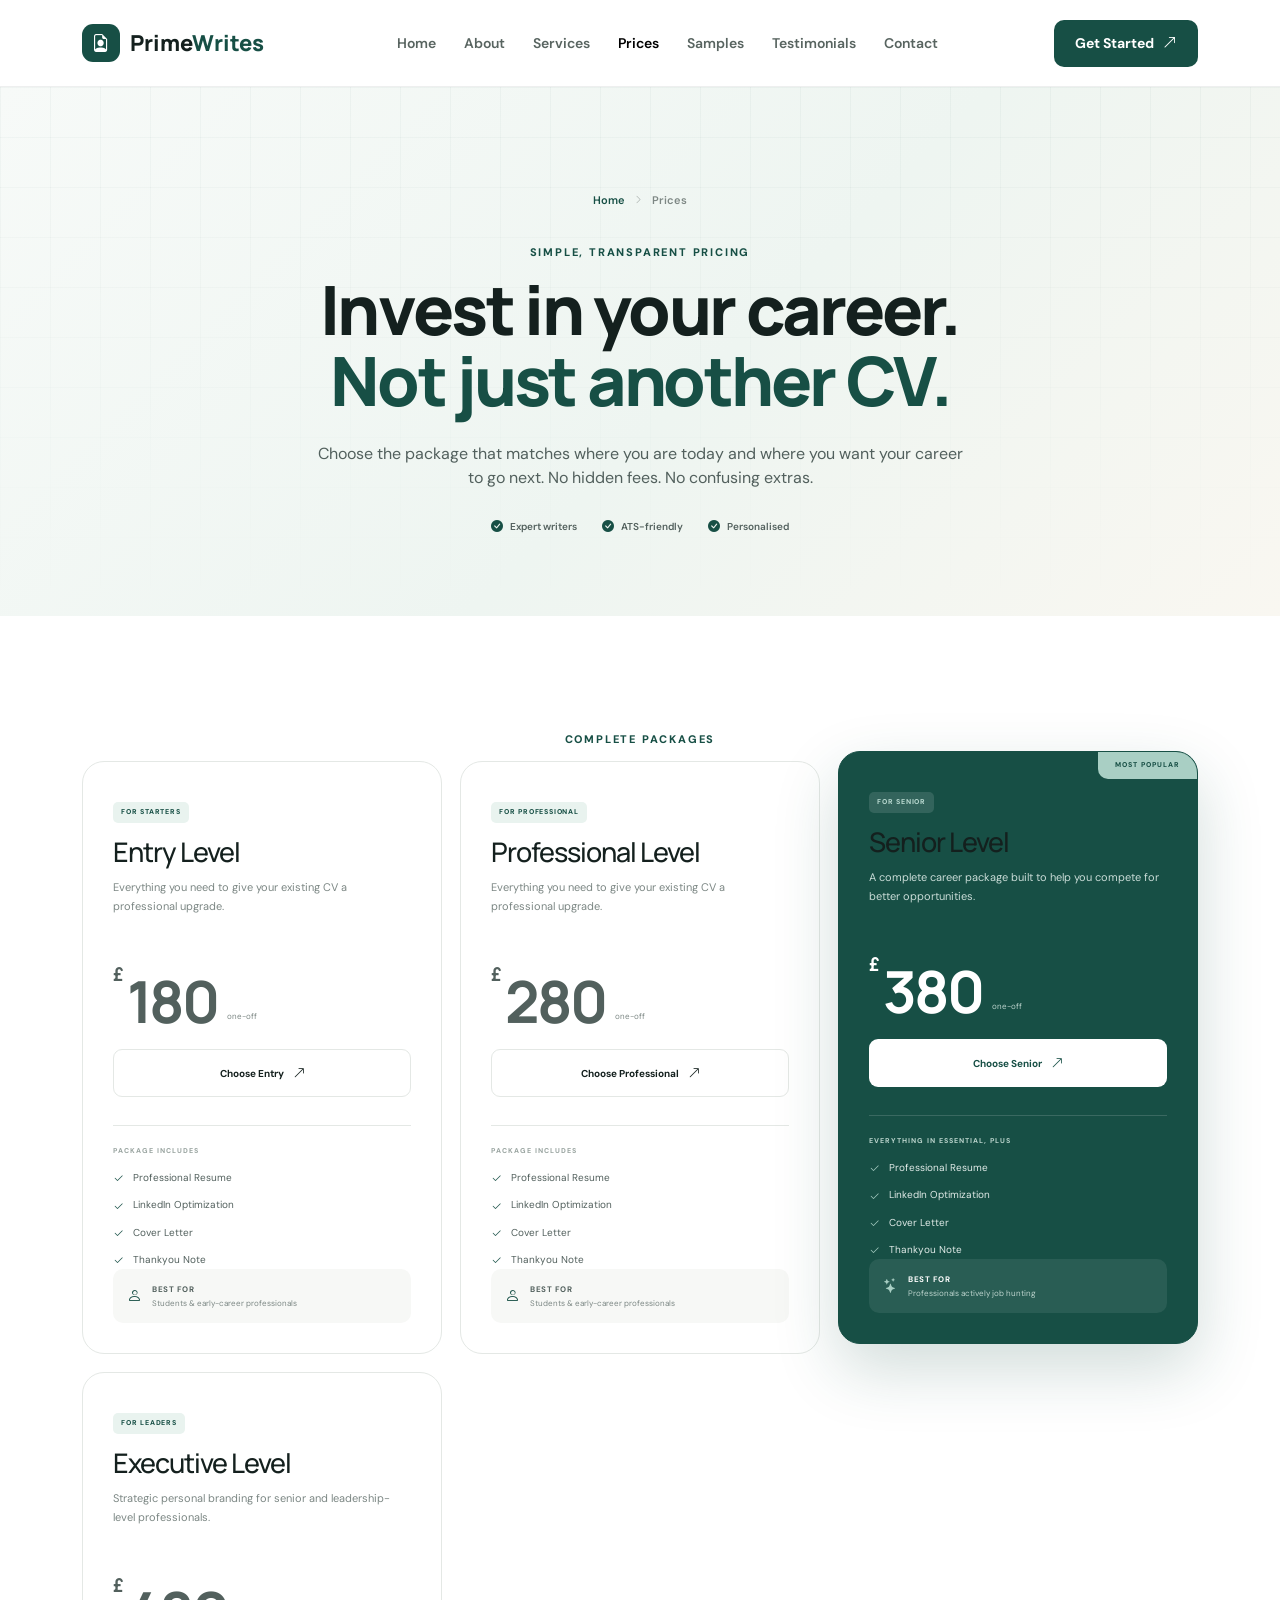
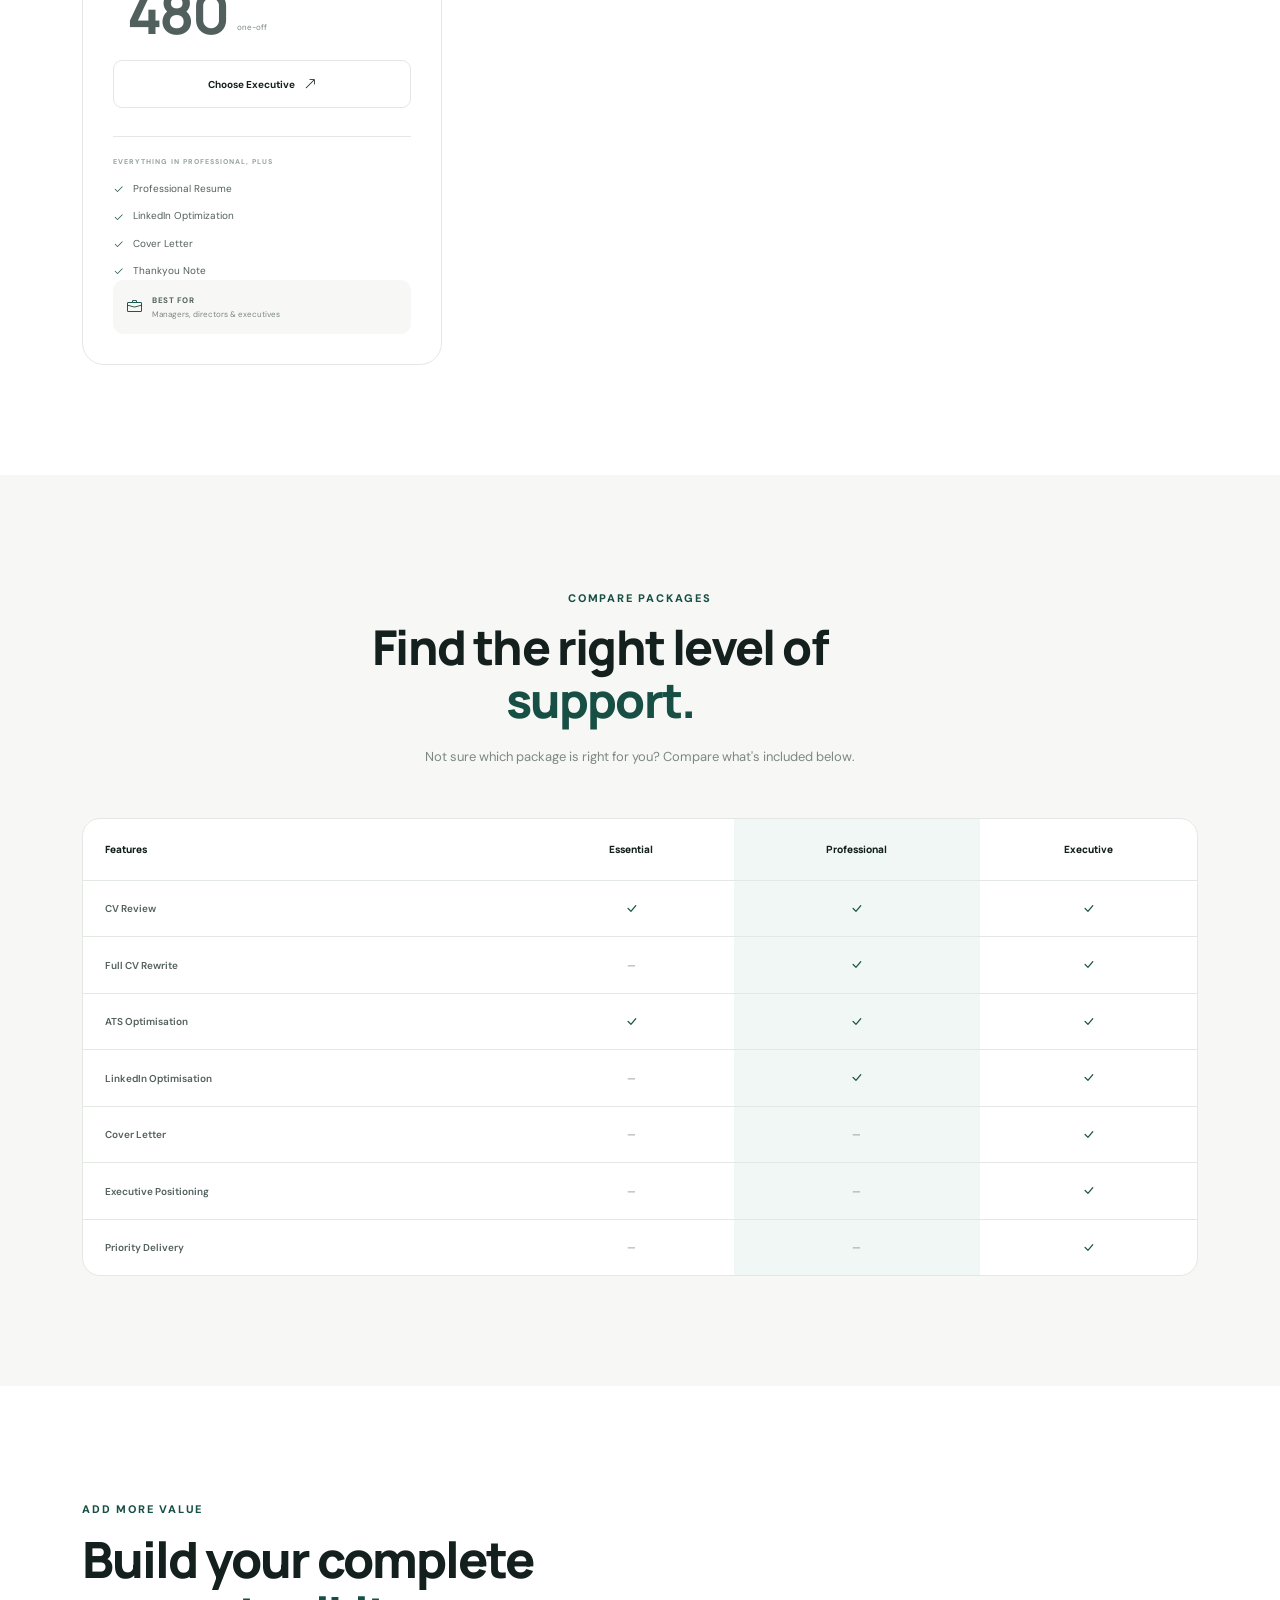
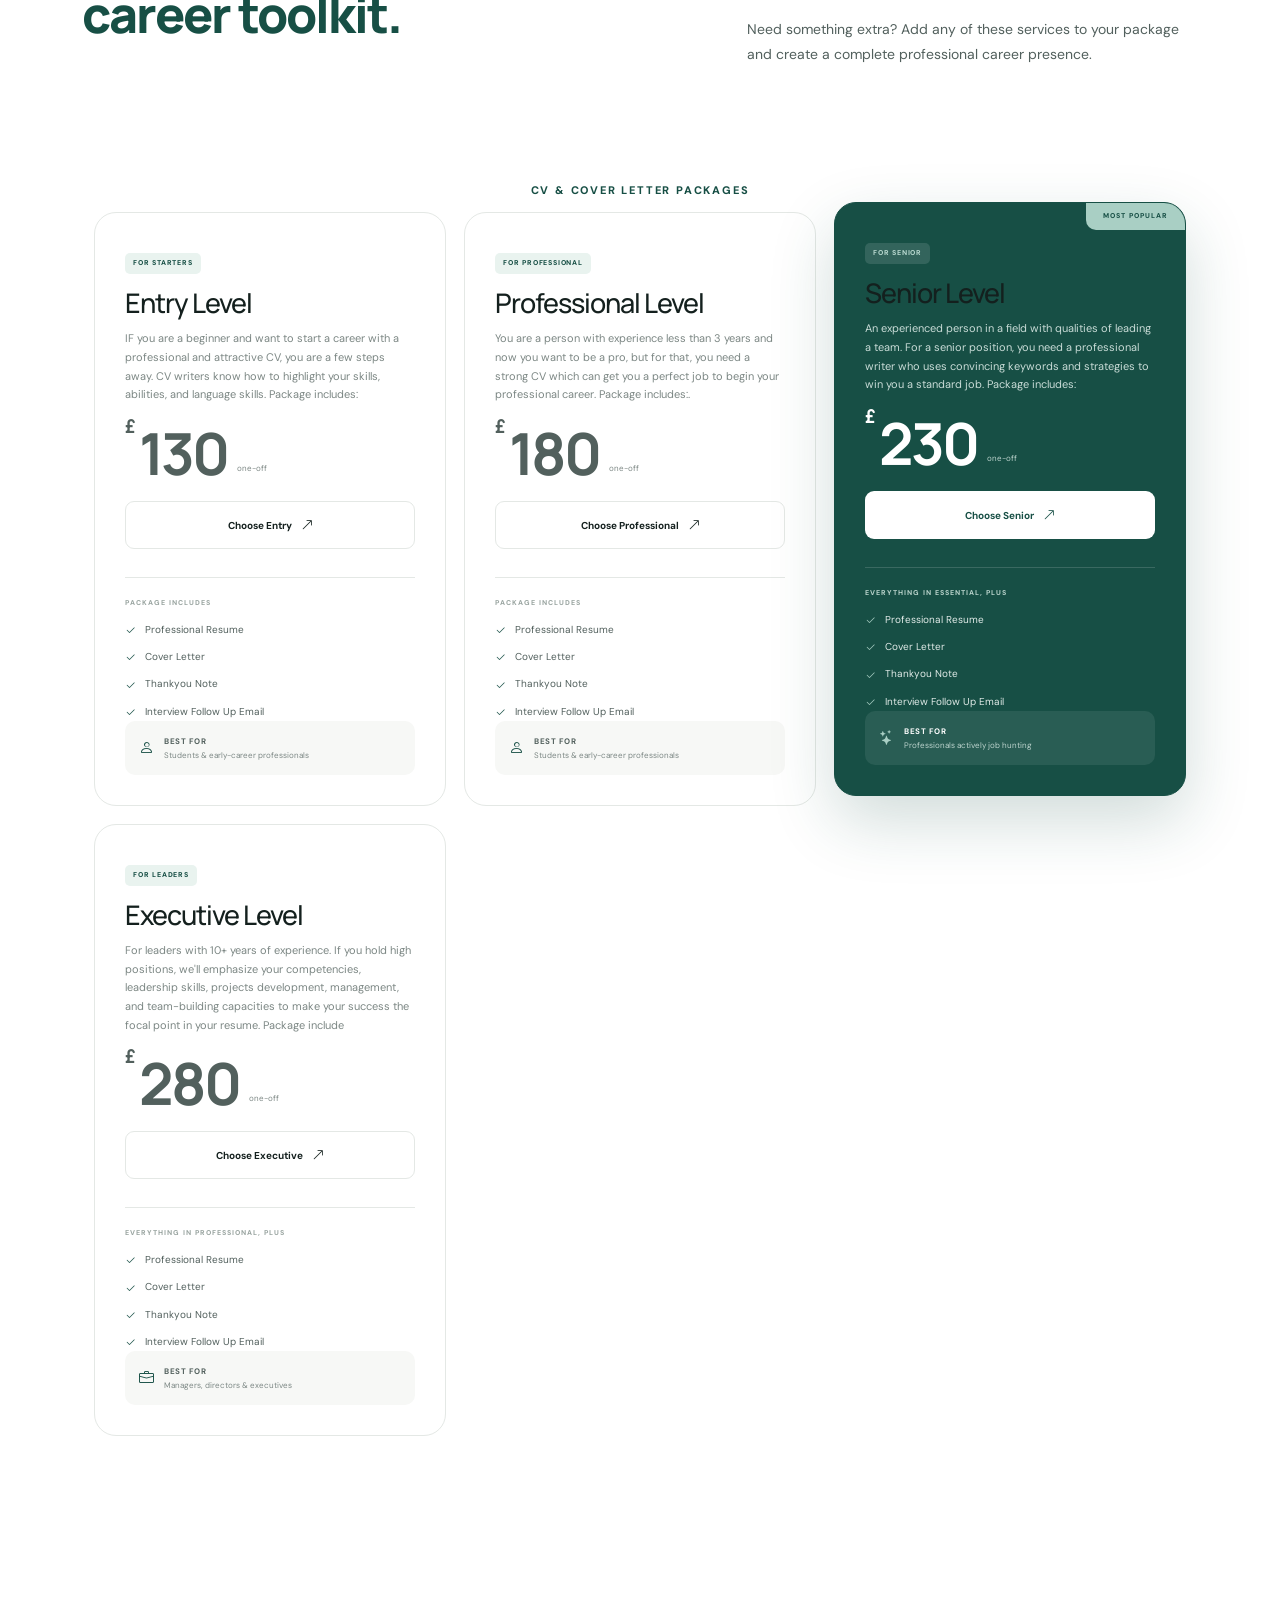
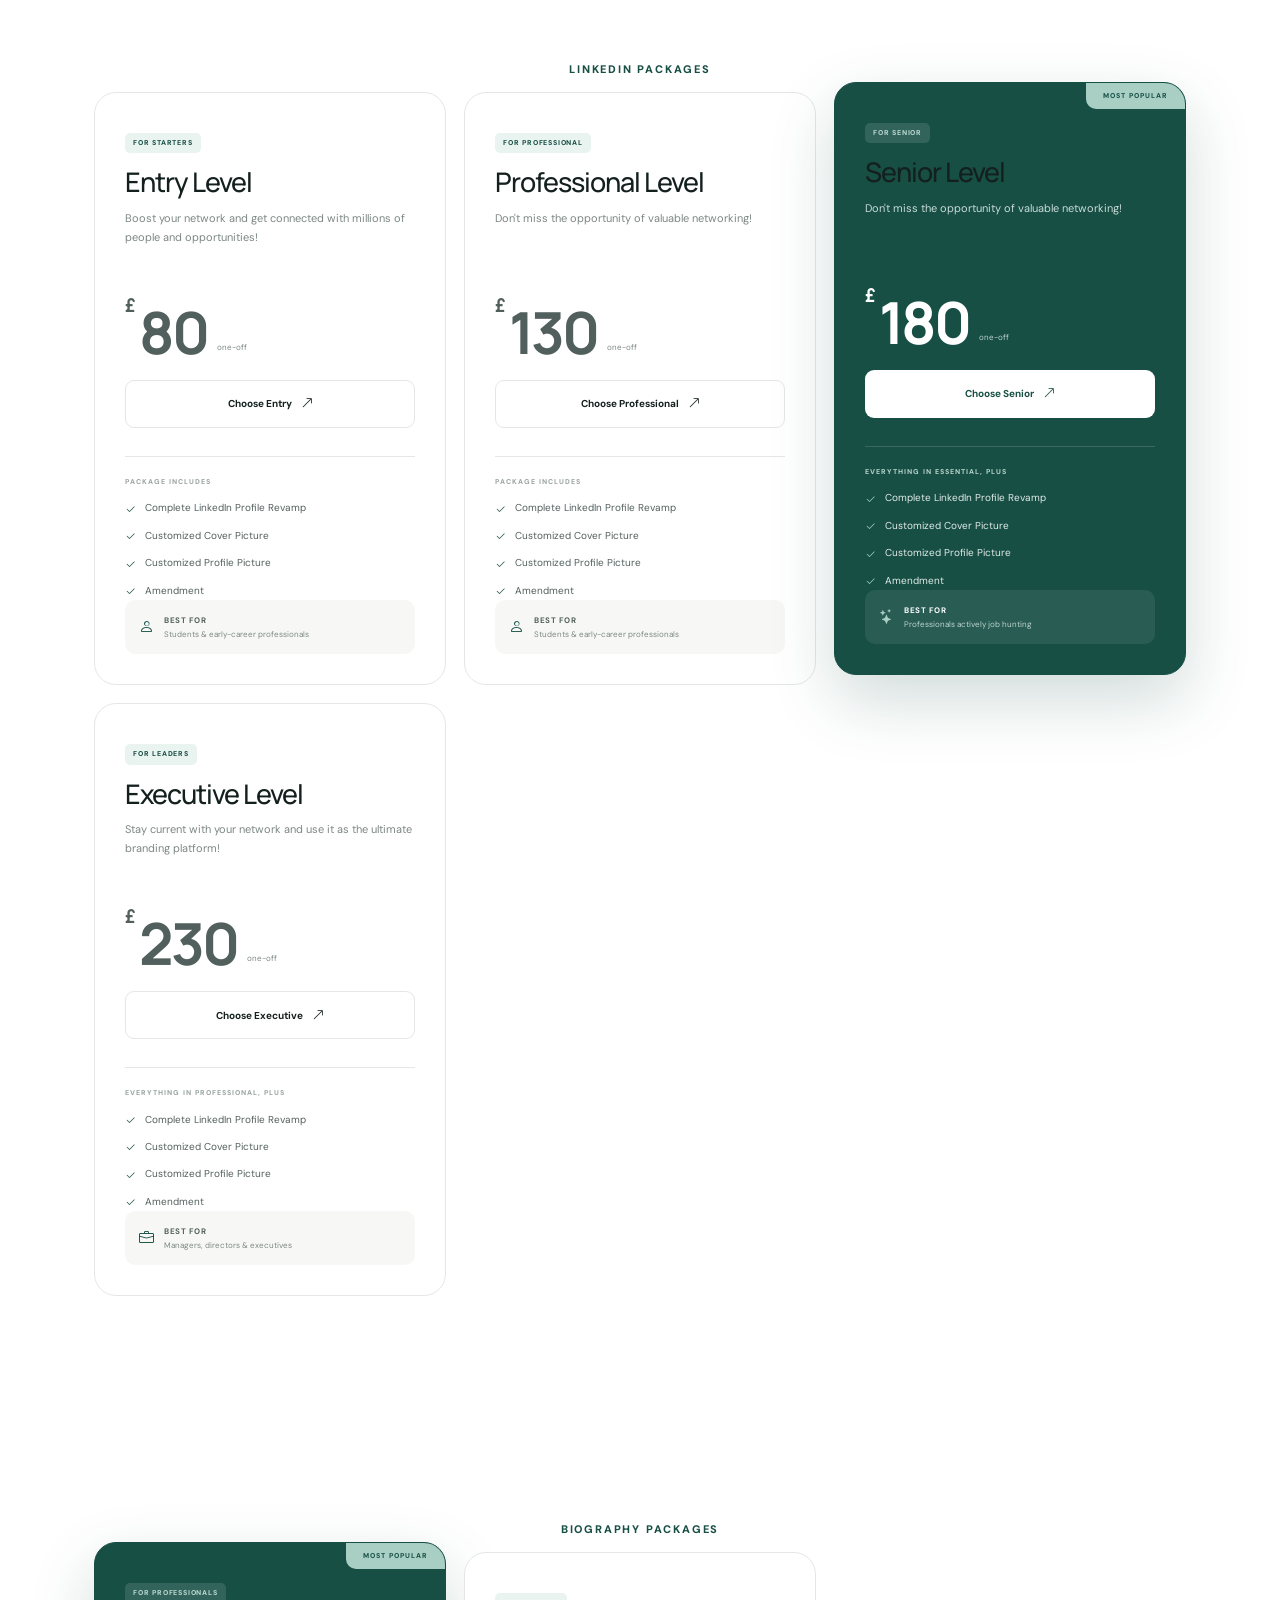
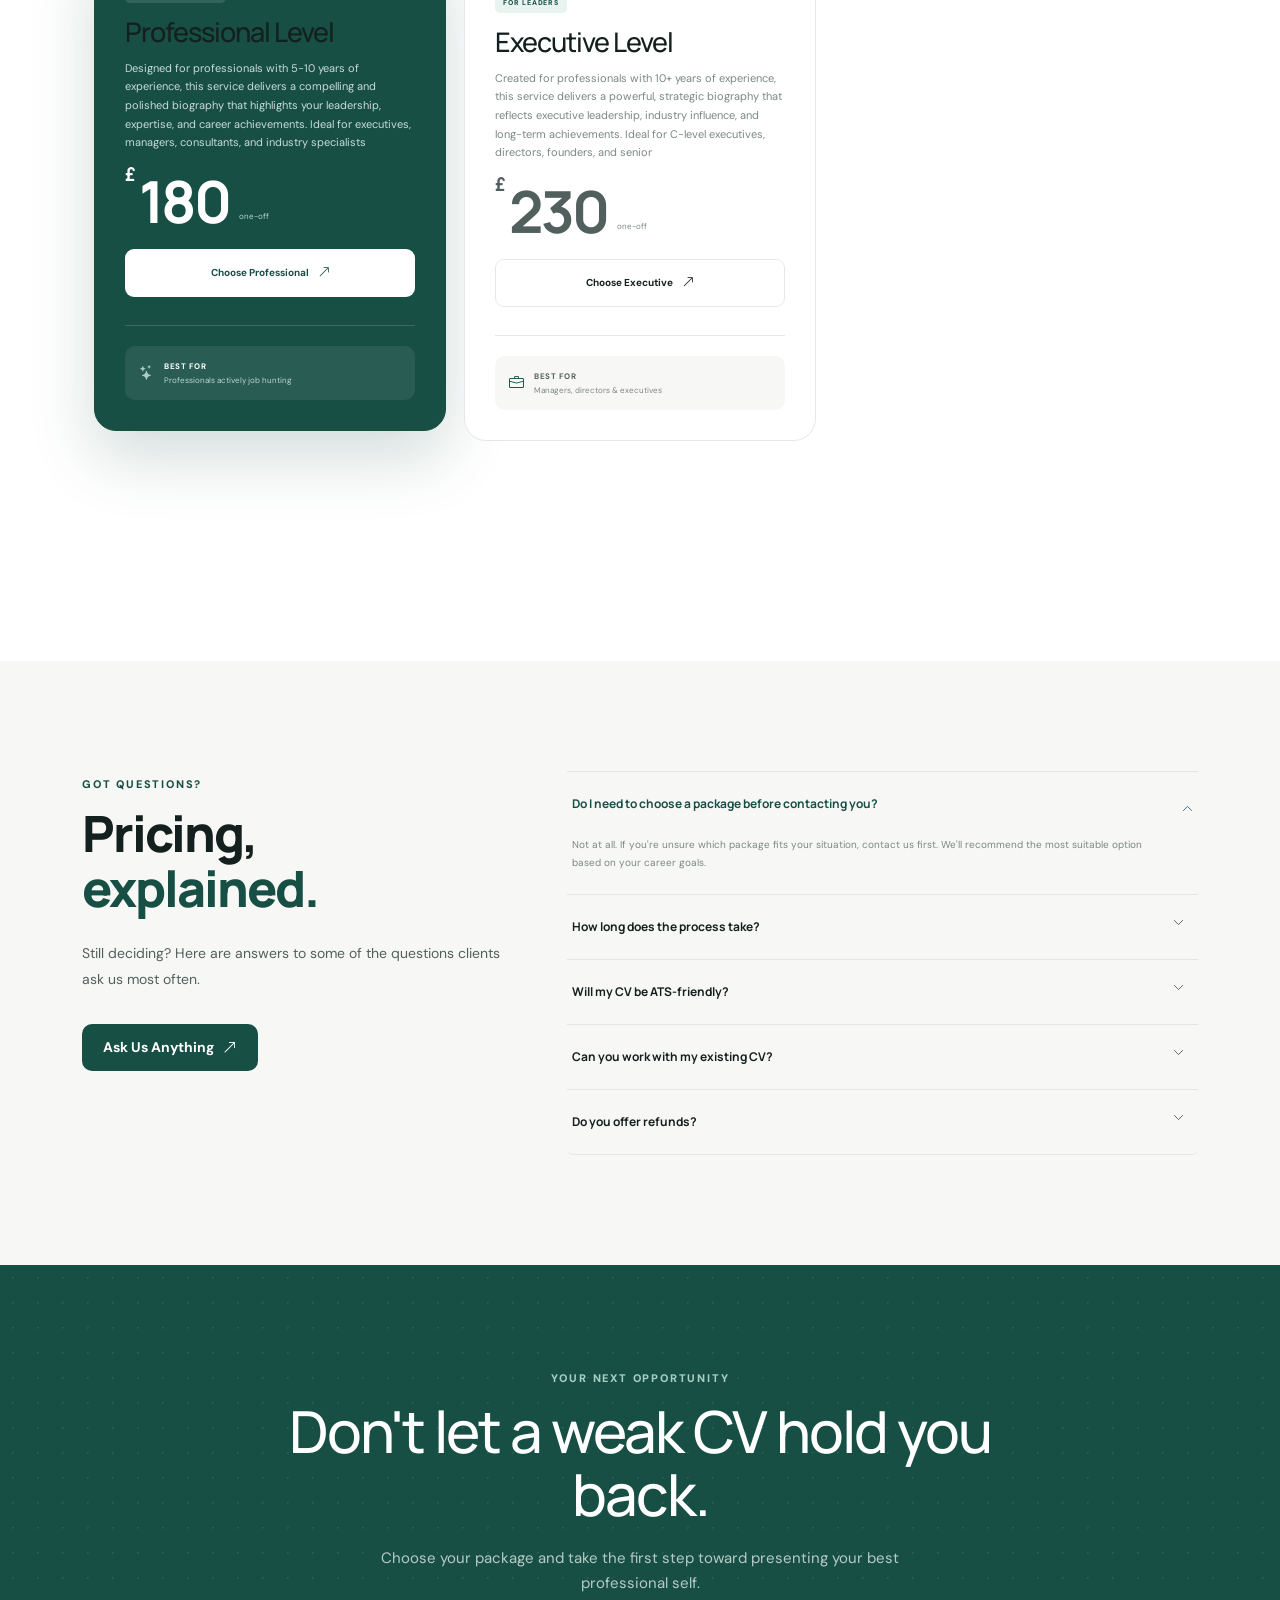
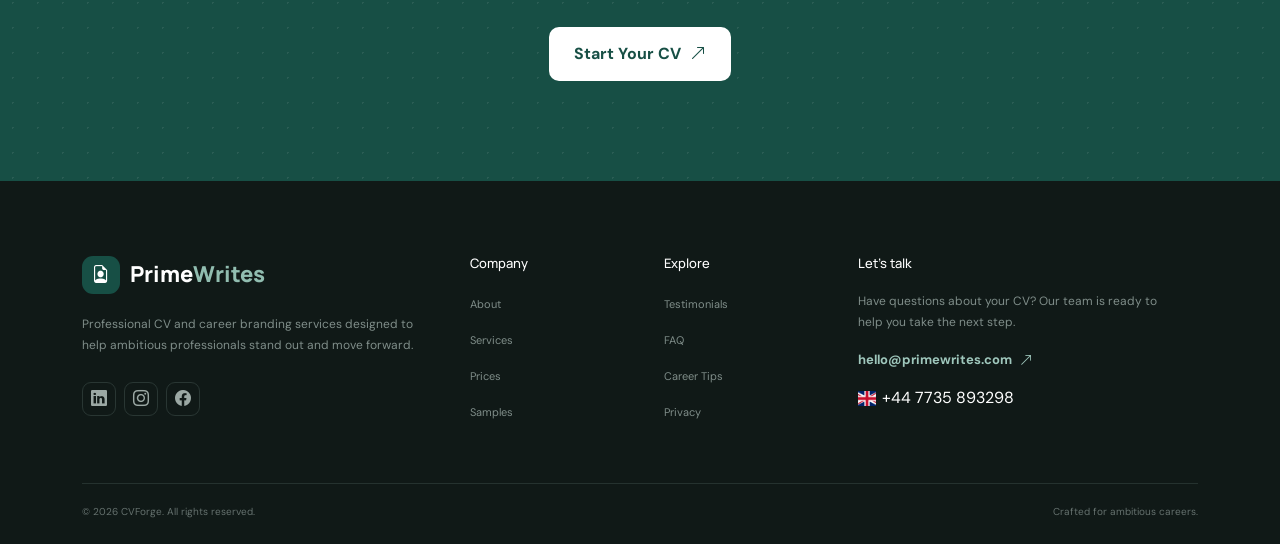
<file: prices.html>
<!DOCTYPE html>
<html lang="en">
<head>
    <meta charset="UTF-8">
    <meta name="viewport" content="width=device-width, initial-scale=1.0">

    <title>Prices | PrimeWrites</title>

    <!-- Google Fonts -->
    <link rel="preconnect" href="https://fonts.googleapis.com">
    <link rel="preconnect" href="https://fonts.gstatic.com" crossorigin>

    <link
        href="https://fonts.googleapis.com/css2?family=DM+Sans:wght@400;500;600;700&family=Manrope:wght@400;500;600;700;800&display=swap"
        rel="stylesheet"
    >

    <!-- Bootstrap -->
    <link
        href="https://cdn.jsdelivr.net/npm/bootstrap@5.3.3/dist/css/bootstrap.min.css"
        rel="stylesheet"
    >

    <!-- Bootstrap Icons -->
    <link
        rel="stylesheet"
        href="https://cdn.jsdelivr.net/npm/bootstrap-icons@1.11.3/font/bootstrap-icons.min.css"
    >

    <!-- Main CSS -->
    <link rel="stylesheet" href="css/style.css">
</head>

<body>


<!-- =====================================================
     NAVBAR
===================================================== -->

<nav class="navbar navbar-expand-lg main-navbar">

    <div class="container">

        <a class="navbar-brand" href="index.html">

            <span class="brand-mark">
                <i class="bi bi-file-earmark-person"></i>
            </span>

            <span>
                Prime<span class="brand-highlight">Writes</span>
            </span>

        </a>


        <button
            class="navbar-toggler"
            type="button"
            data-bs-toggle="collapse"
            data-bs-target="#mainNavbar"
        >
            <span class="navbar-toggler-icon"></span>
        </button>


        <div class="collapse navbar-collapse" id="mainNavbar">

            <ul class="navbar-nav mx-auto mb-3 mb-lg-0">

                <li class="nav-item">
                    <a class="nav-link" href="index.html">
                        Home
                    </a>
                </li>

                <li class="nav-item">
                    <a class="nav-link" href="about.html">
                        About
                    </a>
                </li>

                <li class="nav-item">
                    <a class="nav-link" href="services.html">
                        Services
                    </a>
                </li>

                <li class="nav-item">
                    <a class="nav-link active" href="prices.html">
                        Prices
                    </a>
                </li>

                <li class="nav-item">
                    <a class="nav-link" href="samples.html">
                        Samples
                    </a>
                </li>

                <li class="nav-item">
                    <a class="nav-link" href="testimonials.html">
                        Testimonials
                    </a>
                </li>

                <li class="nav-item">
                    <a class="nav-link" href="contact.html">
                        Contact
                    </a>
                </li>

            </ul>


            <a href="contact.html" class="btn btn-primary-custom">

                Get Started

                <i class="bi bi-arrow-up-right"></i>

            </a>

        </div>

    </div>

</nav>



<!-- =====================================================
     PRICING HERO
===================================================== -->

<section class="inner-hero pricing-hero">

    <div class="inner-hero-pattern"></div>

    <div class="container position-relative">

        <div class="row justify-content-center text-center">

            <div class="col-lg-8">

                <div class="breadcrumb-custom justify-content-center">

                    <a href="index.html">
                        Home
                    </a>

                    <i class="bi bi-chevron-right"></i>

                    <span>
                        Prices
                    </span>

                </div>


                <span class="eyebrow">
                    SIMPLE, TRANSPARENT PRICING
                </span>


                <h1>

                    Invest in your career.
                    <span>Not just another CV.</span>

                </h1>


                <p>

                    Choose the package that matches where you are
                    today and where you want your career to go next.
                    No hidden fees. No confusing extras.

                </p>


                <div class="pricing-trust-row">

                    <div>
                        <i class="bi bi-check-circle-fill"></i>
                        Expert writers
                    </div>

                    <div>
                        <i class="bi bi-check-circle-fill"></i>
                        ATS-friendly
                    </div>

                    <div>
                        <i class="bi bi-check-circle-fill"></i>
                        Personalised
                    </div>

                </div>

            </div>

        </div>

    </div>

</section>



<!-- =====================================================
     PRICING CARDS
===================================================== -->

<section class="section-padding pricing-section">

    <div class="container">
         <div class="text-center section-heading-centered">

            <span class="eyebrow">
                COMPLETE PACKAGES
            </span>
         </div>

        <div class="pricing-grid">


            <!-- =================================================
                 STARTER
            ================================================== -->

            <div class="pricing-card">

                <div class="pricing-card-header">

                    <span class="pricing-tag">
                        FOR STARTERS
                    </span>

                    <h2>
                        Entry Level
                    </h2>

                    <p>
                        Everything you need to give your existing
                        CV a professional upgrade.
                    </p>

                </div>


                <div class="price">

                    <span class="currency">
                        £
                    </span>

                    <strong>
                        180
                    </strong>

                    <span class="price-period">
                        one-off
                    </span>

                </div>


                <a
                    href="contact.html"
                    class="pricing-btn pricing-btn-outline"
                >

                    Choose Entry

                    <i class="bi bi-arrow-up-right"></i>

                </a>


                <div class="pricing-divider"></div>


                <span class="includes-label">
                    PACKAGE INCLUDES
                </span>


                <ul class="pricing-features">

                    <li>
                        <i class="bi bi-check2"></i>
                        Professional Resume
                    </li>

                    <li>
                        <i class="bi bi-check2"></i>
                        LinkedIn Optimization
                    </li>

                    <li>
                        <i class="bi bi-check2"></i>
                        Cover Letter
                    </li>

                    <li>
                        <i class="bi bi-check2"></i>
                        Thankyou Note
                    </li>

                  

                </ul>


                <div class="pricing-best-for">

                    <i class="bi bi-person"></i>

                    <div>

                        <strong>
                            Best for
                        </strong>

                        <span>
                            Students & early-career professionals
                        </span>

                    </div>

                </div>

            </div>
            <div class="pricing-card">

                <div class="pricing-card-header">

                    <span class="pricing-tag">
                        FOR PROFESSIONAL
                    </span>

                    <h2>
                        Professional Level
                    </h2>

                    <p>
                        Everything you need to give your existing
                        CV a professional upgrade.
                    </p>

                </div>


                <div class="price">

                    <span class="currency">
                        £
                    </span>

                    <strong>
                        280
                    </strong>

                    <span class="price-period">
                        one-off
                    </span>

                </div>


                <a
                    href="contact.html"
                    class="pricing-btn pricing-btn-outline"
                >

                    Choose Professional

                    <i class="bi bi-arrow-up-right"></i>

                </a>


                <div class="pricing-divider"></div>


                <span class="includes-label">
                    PACKAGE INCLUDES
                </span>


                <ul class="pricing-features">

                    <li>
                        <i class="bi bi-check2"></i>
                        Professional Resume
                    </li>

                    <li>
                        <i class="bi bi-check2"></i>
                        LinkedIn Optimization
                    </li>

                    <li>
                        <i class="bi bi-check2"></i>
                        Cover Letter
                    </li>

                    <li>
                        <i class="bi bi-check2"></i>
                        Thankyou Note
                    </li>

                  
                </ul>


                <div class="pricing-best-for">

                    <i class="bi bi-person"></i>

                    <div>

                        <strong>
                            Best for
                        </strong>

                        <span>
                            Students & early-career professionals
                        </span>

                    </div>

                </div>

            </div>



            <!-- =================================================
                 PROFESSIONAL
            ================================================== -->

            <div class="pricing-card pricing-card-popular">

                <div class="popular-ribbon">

                    MOST POPULAR

                </div>


                <div class="pricing-card-header">

                    <span class="pricing-tag pricing-tag-light">
                        FOR SENIOR
                    </span>

                    <h2>
                        Senior Level
                    </h2>

                    <p>
                        A complete career package built to help you
                        compete for better opportunities.
                    </p>

                </div>


                <div class="price">

                    <span class="currency">
                        £
                    </span>

                    <strong>
                        380
                    </strong>

                    <span class="price-period">
                        one-off
                    </span>

                </div>


                <a
                    href="contact.html"
                    class="pricing-btn pricing-btn-white"
                >

                    Choose Senior

                    <i class="bi bi-arrow-up-right"></i>

                </a>


                <div class="pricing-divider"></div>


                <span class="includes-label">
                    EVERYTHING IN ESSENTIAL, PLUS
                </span>


                <ul class="pricing-features">

                     <li>
                        <i class="bi bi-check2"></i>
                        Professional Resume
                    </li>

                    <li>
                        <i class="bi bi-check2"></i>
                        LinkedIn Optimization
                    </li>

                    <li>
                        <i class="bi bi-check2"></i>
                        Cover Letter
                    </li>

                    <li>
                        <i class="bi bi-check2"></i>
                        Thankyou Note
                    </li>

                  
                </ul>


                <div class="pricing-best-for pricing-best-for-light">

                    <i class="bi bi-stars"></i>

                    <div>

                        <strong>
                            Best for
                        </strong>

                        <span>
                            Professionals actively job hunting
                        </span>

                    </div>

                </div>

            </div>



            <!-- =================================================
                 EXECUTIVE
            ================================================== -->

            <div class="pricing-card">

                <div class="pricing-card-header">

                    <span class="pricing-tag">
                        FOR LEADERS
                    </span>

                    <h2>
                        Executive Level
                    </h2>

                    <p>
                        Strategic personal branding for senior and
                        leadership-level professionals.
                    </p>

                </div>


                <div class="price">

                    <span class="currency">
                        £
                    </span>

                    <strong>
                        480
                    </strong>

                    <span class="price-period">
                        one-off
                    </span>

                </div>


                <a
                    href="contact.html"
                    class="pricing-btn pricing-btn-outline"
                >

                    Choose Executive

                    <i class="bi bi-arrow-up-right"></i>

                </a>


                <div class="pricing-divider"></div>


                <span class="includes-label">
                    EVERYTHING IN PROFESSIONAL, PLUS
                </span>


                <ul class="pricing-features">

                    <li>
                        <i class="bi bi-check2"></i>
                        Professional Resume
                    </li>

                    <li>
                        <i class="bi bi-check2"></i>
                        LinkedIn Optimization
                    </li>

                    <li>
                        <i class="bi bi-check2"></i>
                        Cover Letter
                    </li>

                    <li>
                        <i class="bi bi-check2"></i>
                        Thankyou Note
                    </li>

                  
                </ul>


                <div class="pricing-best-for">

                    <i class="bi bi-briefcase"></i>

                    <div>

                        <strong>
                            Best for
                        </strong>

                        <span>
                            Managers, directors & executives
                        </span>

                    </div>

                </div>

            </div>

        </div>


       

    </div>

</section>



<!-- =====================================================
     COMPARE PACKAGES
===================================================== -->

<section class="section-padding comparison-section">

    <div class="container">

        <div class="text-center section-heading-centered">

            <span class="eyebrow">
                COMPARE PACKAGES
            </span>

            <h2>
                Find the right level of
                <span>support.</span>
            </h2>

            <p>
                Not sure which package is right for you?
                Compare what's included below.
            </p>

        </div>


        <div class="comparison-wrapper">

            <table class="comparison-table">

                <thead>

                    <tr>

                        <th>
                            Features
                        </th>

                        <th>
                            Essential
                        </th>

                        <th class="comparison-highlight">
                            Professional
                        </th>

                        <th>
                            Executive
                        </th>

                    </tr>

                </thead>


                <tbody>

                    <tr>

                        <td>
                            CV Review
                        </td>

                        <td>
                            <i class="bi bi-check-lg"></i>
                        </td>

                        <td class="comparison-highlight">
                            <i class="bi bi-check-lg"></i>
                        </td>

                        <td>
                            <i class="bi bi-check-lg"></i>
                        </td>

                    </tr>


                    <tr>

                        <td>
                            Full CV Rewrite
                        </td>

                        <td>
                            —
                        </td>

                        <td class="comparison-highlight">
                            <i class="bi bi-check-lg"></i>
                        </td>

                        <td>
                            <i class="bi bi-check-lg"></i>
                        </td>

                    </tr>


                    <tr>

                        <td>
                            ATS Optimisation
                        </td>

                        <td>
                            <i class="bi bi-check-lg"></i>
                        </td>

                        <td class="comparison-highlight">
                            <i class="bi bi-check-lg"></i>
                        </td>

                        <td>
                            <i class="bi bi-check-lg"></i>
                        </td>

                    </tr>


                    <tr>

                        <td>
                            LinkedIn Optimisation
                        </td>

                        <td>
                            —
                        </td>

                        <td class="comparison-highlight">
                            <i class="bi bi-check-lg"></i>
                        </td>

                        <td>
                            <i class="bi bi-check-lg"></i>
                        </td>

                    </tr>


                    <tr>

                        <td>
                            Cover Letter
                        </td>

                        <td>
                            —
                        </td>

                        <td class="comparison-highlight">
                            —
                        </td>

                        <td>
                            <i class="bi bi-check-lg"></i>
                        </td>

                    </tr>


                    <tr>

                        <td>
                            Executive Positioning
                        </td>

                        <td>
                            —
                        </td>

                        <td class="comparison-highlight">
                            —
                        </td>

                        <td>
                            <i class="bi bi-check-lg"></i>
                        </td>

                    </tr>


                    <tr>

                        <td>
                            Priority Delivery
                        </td>

                        <td>
                            —
                        </td>

                        <td class="comparison-highlight">
                            —
                        </td>

                        <td>
                            <i class="bi bi-check-lg"></i>
                        </td>

                    </tr>

                </tbody>

            </table>

        </div>

    </div>

</section>



<!-- =====================================================
     ADD-ONS
===================================================== -->

<section class="section-padding pricing-addons">

    <div class="container">

        <div class="row align-items-end g-4">

            <div class="col-lg-6">

                <span class="eyebrow">
                    ADD MORE VALUE
                </span>

                <h2 class="about-section-title">

                    Build your complete
                    <span>career toolkit.</span>

                </h2>

            </div>

            <div class="col-lg-5 ms-auto">

                <p class="about-text mb-0">

                    Need something extra? Add any of these services
                    to your package and create a complete professional
                    career presence.

                </p>

            </div>

        </div>


        <!-- <div class="row g-3 mt-4">


            <div class="col-lg-4 col-md-6">

                <div class="price-addon-card">

                    <div class="price-addon-icon">
                        <i class="bi bi-linkedin"></i>
                    </div>

                    <div class="price-addon-info">

                        <h3>
                            LinkedIn Optimisation
                        </h3>

                        <p>
                            Turn your profile into a recruiter-friendly
                            personal brand.
                        </p>

                    </div>

                    <strong>
                        £39
                    </strong>

                </div>

            </div>


            <div class="col-lg-4 col-md-6">

                <div class="price-addon-card">

                    <div class="price-addon-icon">
                        <i class="bi bi-envelope-paper"></i>
                    </div>

                    <div class="price-addon-info">

                        <h3>
                            Cover Letter
                        </h3>

                        <p>
                            A personalised letter written around
                            your target role.
                        </p>

                    </div>

                    <strong>
                        £29
                    </strong>

                </div>

            </div>


            <div class="col-lg-4 col-md-6">

                <div class="price-addon-card">

                    <div class="price-addon-icon">
                        <i class="bi bi-file-earmark-check"></i>
                    </div>

                    <div class="price-addon-info">

                        <h3>
                            CV Review
                        </h3>

                        <p>
                            Expert feedback with clear improvements
                            you can action.
                        </p>

                    </div>

                    <strong>
                        £25
                    </strong>

                </div>

            </div>


            <div class="col-lg-4 col-md-6">

                <div class="price-addon-card">

                    <div class="price-addon-icon">
                        <i class="bi bi-person-badge"></i>
                    </div>

                    <div class="price-addon-info">

                        <h3>
                            Biography
                        </h3>

                        <p>
                            A powerful professional introduction for
                            applications and profiles.
                        </p>

                    </div>

                    <strong>
                        £25
                    </strong>

                </div>

            </div>


            <div class="col-lg-4 col-md-6">

                <div class="price-addon-card">

                    <div class="price-addon-icon">
                        <i class="bi bi-lightning-charge"></i>
                    </div>

                    <div class="price-addon-info">

                        <h3>
                            Priority Delivery
                        </h3>

                        <p>
                            Move your project to the front of our
                            production queue.
                        </p>

                    </div>

                    <strong>
                        £35
                    </strong>

                </div>

            </div>


            <div class="col-lg-4 col-md-6">

                <div class="price-addon-card">

                    <div class="price-addon-icon">
                        <i class="bi bi-palette"></i>
                    </div>

                    <div class="price-addon-info">

                        <h3>
                            Premium Design
                        </h3>

                        <p>
                            A polished visual upgrade tailored to
                            your professional brand.
                        </p>

                    </div>

                    <strong>
                        £20
                    </strong>

                </div>

            </div>


        </div> -->



        <section class="section-padding pricing-section">

    <div class="container">
         <div class="text-center section-heading-centered">

            <span class="eyebrow">
                CV & COVER LETTER PACKAGES
            </span>
         </div>

        <div class="pricing-grid">


            <!-- =================================================
                 STARTER
            ================================================== -->

            <div class="pricing-card">

                <div class="pricing-card-header">

                    <span class="pricing-tag">
                        FOR STARTERS
                    </span>

                    <h2>
                        Entry Level
                    </h2>

                    <p>
                        IF you are a beginner and want to start a career with a professional and attractive CV, you are a few steps away. CV writers know how to highlight your skills, abilities, and language skills. Package includes:

                </div>


                <div class="price">

                    <span class="currency">
                        £
                    </span>

                    <strong>
                        130
                    </strong>

                    <span class="price-period">
                        one-off
                    </span>

                </div>


                <a
                    href="contact.html"
                    class="pricing-btn pricing-btn-outline"
                >

                    Choose Entry

                    <i class="bi bi-arrow-up-right"></i>

                </a>


                <div class="pricing-divider"></div>


                <span class="includes-label">
                    PACKAGE INCLUDES
                </span>


                <ul class="pricing-features">

                    <li>
                        <i class="bi bi-check2"></i>
                        Professional Resume
                    </li>

                    

                    <li>
                        <i class="bi bi-check2"></i>
                        Cover Letter
                    </li>

                    <li>
                        <i class="bi bi-check2"></i>
                        Thankyou Note
                    </li>
                    <li>
                        <i class="bi bi-check2"></i>
                        Interview Follow Up Email
                    </li>

                  

                </ul>


                <div class="pricing-best-for">

                    <i class="bi bi-person"></i>

                    <div>

                        <strong>
                            Best for
                        </strong>

                        <span>
                            Students & early-career professionals
                        </span>

                    </div>

                </div>

            </div>
            <div class="pricing-card">

                <div class="pricing-card-header">

                    <span class="pricing-tag">
                        FOR PROFESSIONAL
                    </span>

                    <h2>
                        Professional Level
                    </h2>

                    <p>
                       You are a person with experience less than 3 years and now you want to be a pro, but for that, you need a strong CV which can get you a perfect job to begin your professional career. Package includes:.
                    </p>

                </div>


                <div class="price">

                    <span class="currency">
                        £
                    </span>

                    <strong>
                        180
                    </strong>

                    <span class="price-period">
                        one-off
                    </span>

                </div>


                <a
                    href="contact.html"
                    class="pricing-btn pricing-btn-outline"
                >

                    Choose Professional

                    <i class="bi bi-arrow-up-right"></i>

                </a>


                <div class="pricing-divider"></div>


                <span class="includes-label">
                    PACKAGE INCLUDES
                </span>


                <ul class="pricing-features">
   <li>
                        <i class="bi bi-check2"></i>
                        Professional Resume
                    </li>

                    

                    <li>
                        <i class="bi bi-check2"></i>
                        Cover Letter
                    </li>

                    <li>
                        <i class="bi bi-check2"></i>
                        Thankyou Note
                    </li>
                    <li>
                        <i class="bi bi-check2"></i>
                        Interview Follow Up Email
                    </li>

                </ul>


                <div class="pricing-best-for">

                    <i class="bi bi-person"></i>

                    <div>

                        <strong>
                            Best for
                        </strong>

                        <span>
                            Students & early-career professionals
                        </span>

                    </div>

                </div>

            </div>



            <!-- =================================================
                 PROFESSIONAL
            ================================================== -->

            <div class="pricing-card pricing-card-popular">

                <div class="popular-ribbon">

                    MOST POPULAR

                </div>


                <div class="pricing-card-header">

                    <span class="pricing-tag pricing-tag-light">
                        FOR SENIOR
                    </span>

                    <h2>
                        Senior Level
                    </h2>

                    <p>
                        An experienced person in a field with qualities of leading a team. For a senior position, you need a professional writer who uses convincing keywords and strategies to win you a standard job. Package includes:

                </div>


                <div class="price">

                    <span class="currency">
                        £
                    </span>

                    <strong>
                        230
                    </strong>

                    <span class="price-period">
                        one-off
                    </span>

                </div>


                <a
                    href="contact.html"
                    class="pricing-btn pricing-btn-white"
                >

                    Choose Senior

                    <i class="bi bi-arrow-up-right"></i>

                </a>


                <div class="pricing-divider"></div>


                <span class="includes-label">
                    EVERYTHING IN ESSENTIAL, PLUS
                </span>


                <ul class="pricing-features">

                     <li>
                        <i class="bi bi-check2"></i>
                        Professional Resume
                    </li>

                   

                    <li>
                        <i class="bi bi-check2"></i>
                        Cover Letter
                    </li>

                    <li>
                        <i class="bi bi-check2"></i>
                        Thankyou Note
                    </li>
                    <li>
                        <i class="bi bi-check2"></i>
                        Interview Follow Up Email
                    </li>


                </ul>


                <div class="pricing-best-for pricing-best-for-light">

                    <i class="bi bi-stars"></i>

                    <div>

                        <strong>
                            Best for
                        </strong>

                        <span>
                            Professionals actively job hunting
                        </span>

                    </div>

                </div>

            </div>



            <!-- =================================================
                 EXECUTIVE
            ================================================== -->

            <div class="pricing-card">

                <div class="pricing-card-header">

                    <span class="pricing-tag">
                        FOR LEADERS
                    </span>

                    <h2>
                        Executive Level
                    </h2>

                    <p>
                       For leaders with 10+ years of experience. If you hold high positions, we'll emphasize your competencies, leadership skills, projects development, management, and team-building capacities to make your success the focal point in your resume. Package include

                    </p>

                </div>


                <div class="price">

                    <span class="currency">
                        £
                    </span>

                    <strong>
                        280
                    </strong>

                    <span class="price-period">
                        one-off
                    </span>

                </div>


                <a
                    href="contact.html"
                    class="pricing-btn pricing-btn-outline"
                >

                    Choose Executive

                    <i class="bi bi-arrow-up-right"></i>

                </a>


                <div class="pricing-divider"></div>


                <span class="includes-label">
                    EVERYTHING IN PROFESSIONAL, PLUS
                </span>


                <ul class="pricing-features">

                      <li>
                        <i class="bi bi-check2"></i>
                        Professional Resume
                    </li>

                    
                    <li>
                        <i class="bi bi-check2"></i>
                        Cover Letter
                    </li>

                    <li>
                        <i class="bi bi-check2"></i>
                        Thankyou Note
                    </li>
                    <li>
                        <i class="bi bi-check2"></i>
                        Interview Follow Up Email
                    </li>


                </ul>


                <div class="pricing-best-for">

                    <i class="bi bi-briefcase"></i>

                    <div>

                        <strong>
                            Best for
                        </strong>

                        <span>
                            Managers, directors & executives
                        </span>

                    </div>

                </div>

            </div>

        </div>


        

    </div>

        </section>



         <section class="section-padding pricing-section">

    <div class="container">
         <div class="text-center section-heading-centered">

            <span class="eyebrow">
                LINKEDIN PACKAGES
            </span>
         </div>

        <div class="pricing-grid">


            <!-- =================================================
                 STARTER
            ================================================== -->

            <div class="pricing-card">

                <div class="pricing-card-header">

                    <span class="pricing-tag">
                        FOR STARTERS
                    </span>

                    <h2>
                        Entry Level
                    </h2>

                    <p>
                        Boost your network and get connected with millions of people and opportunities!
                    </p>
                </div>


                <div class="price">

                    <span class="currency">
                        £
                    </span>

                    <strong>
                        80
                    </strong>

                    <span class="price-period">
                        one-off
                    </span>

                </div>


                <a
                    href="contact.html"
                    class="pricing-btn pricing-btn-outline"
                >

                    Choose Entry

                    <i class="bi bi-arrow-up-right"></i>

                </a>


                <div class="pricing-divider"></div>


                <span class="includes-label">
                    PACKAGE INCLUDES
                </span>


                <ul class="pricing-features">

                    <li>
                        <i class="bi bi-check2"></i>
                            Complete LinkedIn Profile Revamp    
                    </li>

                    

                    <li>
                        <i class="bi bi-check2"></i>
                        Customized Cover Picture
                    </li>

                    <li>
                        <i class="bi bi-check2"></i>
                        Customized Profile Picture
                    </li>
                    <li>
                        <i class="bi bi-check2"></i>
                        Amendment
                    </li>

                  

                </ul>


                <div class="pricing-best-for">

                    <i class="bi bi-person"></i>

                    <div>

                        <strong>
                            Best for
                        </strong>

                        <span>
                            Students & early-career professionals
                        </span>

                    </div>

                </div>

            </div>
            <div class="pricing-card">

                <div class="pricing-card-header">

                    <span class="pricing-tag">
                        FOR PROFESSIONAL
                    </span>

                    <h2>
                        Professional Level
                    </h2>

                    <p>
                        Don't miss the opportunity of valuable networking!
                    </p>

                </div>


                <div class="price">

                    <span class="currency">
                        £
                    </span>

                    <strong>
                        130
                    </strong>

                    <span class="price-period">
                        one-off
                    </span>

                </div>


                <a
                    href="contact.html"
                    class="pricing-btn pricing-btn-outline"
                >

                    Choose Professional

                    <i class="bi bi-arrow-up-right"></i>

                </a>


                <div class="pricing-divider"></div>


                <span class="includes-label">
                    PACKAGE INCLUDES
                </span>


                <ul class="pricing-features">
                    
                  <li>
                        <i class="bi bi-check2"></i>
                            Complete LinkedIn Profile Revamp    
                    </li>

                    

                    <li>
                        <i class="bi bi-check2"></i>
                        Customized Cover Picture
                    </li>

                    <li>
                        <i class="bi bi-check2"></i>
                        Customized Profile Picture
                    </li>
                    <li>
                        <i class="bi bi-check2"></i>
                        Amendment
                    </li>


                </ul>


                <div class="pricing-best-for">

                    <i class="bi bi-person"></i>

                    <div>

                        <strong>
                            Best for
                        </strong>

                        <span>
                            Students & early-career professionals
                        </span>

                    </div>

                </div>

            </div>



            <!-- =================================================
                 PROFESSIONAL
            ================================================== -->

            <div class="pricing-card pricing-card-popular">

                <div class="popular-ribbon">

                    MOST POPULAR

                </div>


                <div class="pricing-card-header">

                    <span class="pricing-tag pricing-tag-light">
                        FOR SENIOR
                    </span>

                    <h2>
                        Senior Level
                    </h2>

                    <p>
                        Don't miss the opportunity of valuable networking!
                    </p>

                </div>


                <div class="price">

                    <span class="currency">
                        £
                    </span>

                    <strong>
                        180
                    </strong>

                    <span class="price-period">
                        one-off
                    </span>

                </div>


                <a
                    href="contact.html"
                    class="pricing-btn pricing-btn-white"
                >

                    Choose Senior

                    <i class="bi bi-arrow-up-right"></i>

                </a>


                <div class="pricing-divider"></div>


                <span class="includes-label">
                    EVERYTHING IN ESSENTIAL, PLUS
                </span>


                <ul class="pricing-features">

                    <li>
                        <i class="bi bi-check2"></i>
                            Complete LinkedIn Profile Revamp    
                    </li>

                    

                    <li>
                        <i class="bi bi-check2"></i>
                        Customized Cover Picture
                    </li>

                    <li>
                        <i class="bi bi-check2"></i>
                        Customized Profile Picture
                    </li>
                    <li>
                        <i class="bi bi-check2"></i>
                        Amendment
                    </li>



                </ul>


                <div class="pricing-best-for pricing-best-for-light">

                    <i class="bi bi-stars"></i>

                    <div>

                        <strong>
                            Best for
                        </strong>

                        <span>
                            Professionals actively job hunting
                        </span>

                    </div>

                </div>

            </div>



            <!-- =================================================
                 EXECUTIVE
            ================================================== -->

            <div class="pricing-card">

                <div class="pricing-card-header">

                    <span class="pricing-tag">
                        FOR LEADERS
                    </span>

                    <h2>
                        Executive Level
                    </h2>

                    <p>
                        Stay current with your network and use it as the ultimate branding platform!
                    </p>

                </div>


                <div class="price">

                    <span class="currency">
                        £
                    </span>

                    <strong>
                        230
                    </strong>

                    <span class="price-period">
                        one-off
                    </span>

                </div>


                <a
                    href="contact.html"
                    class="pricing-btn pricing-btn-outline"
                >

                    Choose Executive

                    <i class="bi bi-arrow-up-right"></i>

                </a>


                <div class="pricing-divider"></div>


                <span class="includes-label">
                    EVERYTHING IN PROFESSIONAL, PLUS
                </span>


                <ul class="pricing-features">

                     <li>
                        <i class="bi bi-check2"></i>
                            Complete LinkedIn Profile Revamp    
                    </li>

                    

                    <li>
                        <i class="bi bi-check2"></i>
                        Customized Cover Picture
                    </li>

                    <li>
                        <i class="bi bi-check2"></i>
                        Customized Profile Picture
                    </li>
                    <li>
                        <i class="bi bi-check2"></i>
                        Amendment
                    </li>


                </ul>


                <div class="pricing-best-for">

                    <i class="bi bi-briefcase"></i>

                    <div>

                        <strong>
                            Best for
                        </strong>

                        <span>
                            Managers, directors & executives
                        </span>

                    </div>

                </div>

            </div>

        </div>

    </div>

        </section>




         <section class="section-padding pricing-section">

    <div class="container">
         <div class="text-center section-heading-centered">

            <span class="eyebrow">
                BIOGRAPHY PACKAGES
            </span>
         </div>

        <div class="pricing-grid">


         


            <!-- =================================================
                 PROFESSIONAL
            ================================================== -->

            <div class="pricing-card pricing-card-popular">

                <div class="popular-ribbon">

                    MOST POPULAR

                </div>


                <div class="pricing-card-header">

                    <span class="pricing-tag pricing-tag-light">
                        FOR PROFESSIONALS
                    </span>

                    <h2>
                        Professional Level
                    </h2>

                    <p>
                        Designed for professionals with 5-10 years of experience, this service delivers a compelling and polished biography that highlights your leadership, expertise, and career achievements. Ideal for executives, managers, consultants, and industry specialists 

                    </p>

                </div>


                <div class="price">

                    <span class="currency">
                        £
                    </span>

                    <strong>
                        180
                    </strong>

                    <span class="price-period">
                        one-off
                    </span>

                </div>


                <a
                    href="contact.html"
                    class="pricing-btn pricing-btn-white"
                >

                    Choose Professional

                    <i class="bi bi-arrow-up-right"></i>

                </a>



                  <div class="pricing-divider"></div>

             


                <div class="pricing-best-for pricing-best-for-light">

                    <i class="bi bi-stars"></i>

                    <div>

                        <strong>
                            Best for
                        </strong>

                        <span>
                            Professionals actively job hunting
                        </span>

                    </div>

                </div>

            </div>



            <!-- =================================================
                 EXECUTIVE
            ================================================== -->

            <div class="pricing-card">

                <div class="pricing-card-header">

                    <span class="pricing-tag">
                        FOR LEADERS
                    </span>

                    <h2>
                        Executive Level
                    </h2>

                    <p>
                        Created for professionals with 10+ years of experience, this service delivers a powerful, strategic biography that reflects executive leadership, industry influence, and long-term achievements. Ideal for C-level executives, directors, founders, and senior
                        
                    </p>

                </div>


                <div class="price">

                    <span class="currency">
                        £
                    </span>

                    <strong>
                        230
                    </strong>

                    <span class="price-period">
                        one-off
                    </span>

                </div>


                <a
                    href="contact.html"
                    class="pricing-btn pricing-btn-outline"
                >

                    Choose Executive

                    <i class="bi bi-arrow-up-right"></i>

                </a>


                <div class="pricing-divider"></div>


              


                <div class="pricing-best-for">

                    <i class="bi bi-briefcase"></i>

                    <div>

                        <strong>
                            Best for
                        </strong>

                        <span>
                            Managers, directors & executives
                        </span>

                    </div>

                </div>

            </div>

        </div>
        
        
        <!-- <div class="pricing-note">
        
            <i class="bi bi-shield-check"></i>
        
            <span>
                Every document is written specifically for you —
                never copied from a template.
            </span>
        
        </div> -->

    </div>
    
    
</section>

    </div>

</section>



<!-- =====================================================
     FAQ
===================================================== -->

<section class="section-padding pricing-faq">

    <div class="container">

        <div class="row g-5">

            <div class="col-lg-5">

                <span class="eyebrow">
                    GOT QUESTIONS?
                </span>

                <h2 class="about-section-title">

                    Pricing,
                    <span>explained.</span>

                </h2>

                <p class="about-text">

                    Still deciding? Here are answers to some of the
                    questions clients ask us most often.

                </p>


                <a
                    href="contact.html"
                    class="btn btn-primary-custom mt-3"
                >

                    Ask Us Anything

                    <i class="bi bi-arrow-up-right"></i>

                </a>

            </div>


            <div class="col-lg-7">

                <div class="accordion pricing-accordion" id="pricingFAQ">


                    <div class="accordion-item">

                        <h2 class="accordion-header">

                            <button
                                class="accordion-button"
                                type="button"
                                data-bs-toggle="collapse"
                                data-bs-target="#faqOne"
                            >

                                Do I need to choose a package before contacting you?

                            </button>

                        </h2>

                        <div
                            id="faqOne"
                            class="accordion-collapse collapse show"
                            data-bs-parent="#pricingFAQ"
                        >

                            <div class="accordion-body">

                                Not at all. If you're unsure which package
                                fits your situation, contact us first.
                                We'll recommend the most suitable option
                                based on your career goals.

                            </div>

                        </div>

                    </div>


                    <div class="accordion-item">

                        <h2 class="accordion-header">

                            <button
                                class="accordion-button collapsed"
                                type="button"
                                data-bs-toggle="collapse"
                                data-bs-target="#faqTwo"
                            >

                                How long does the process take?

                            </button>

                        </h2>

                        <div
                            id="faqTwo"
                            class="accordion-collapse collapse"
                            data-bs-parent="#pricingFAQ"
                        >

                            <div class="accordion-body">

                                Standard projects are usually completed
                                within 3–5 working days. Priority delivery
                                is available if you need your documents
                                sooner.

                            </div>

                        </div>

                    </div>


                    <div class="accordion-item">

                        <h2 class="accordion-header">

                            <button
                                class="accordion-button collapsed"
                                type="button"
                                data-bs-toggle="collapse"
                                data-bs-target="#faqThree"
                            >

                                Will my CV be ATS-friendly?

                            </button>

                        </h2>

                        <div
                            id="faqThree"
                            class="accordion-collapse collapse"
                            data-bs-parent="#pricingFAQ"
                        >

                            <div class="accordion-body">

                                Yes. Our CVs are structured with clear
                                headings, relevant keywords and clean
                                formatting designed to remain readable by
                                applicant tracking systems.

                            </div>

                        </div>

                    </div>


                    <div class="accordion-item">

                        <h2 class="accordion-header">

                            <button
                                class="accordion-button collapsed"
                                type="button"
                                data-bs-toggle="collapse"
                                data-bs-target="#faqFour"
                            >

                                Can you work with my existing CV?

                            </button>

                        </h2>

                        <div
                            id="faqFour"
                            class="accordion-collapse collapse"
                            data-bs-parent="#pricingFAQ"
                        >

                            <div class="accordion-body">

                                Absolutely. Your existing CV is often a
                                valuable starting point. We'll identify
                                what's working, what isn't and what needs
                                to be rewritten.

                            </div>

                        </div>

                    </div>


                    <div class="accordion-item">

                        <h2 class="accordion-header">

                            <button
                                class="accordion-button collapsed"
                                type="button"
                                data-bs-toggle="collapse"
                                data-bs-target="#faqFive"
                            >

                                Do you offer refunds?

                            </button>

                        </h2>

                        <div
                            id="faqFive"
                            class="accordion-collapse collapse"
                            data-bs-parent="#pricingFAQ"
                        >

                            <div class="accordion-body">

                                After first draft there is no policy of refund.

                            </div>

                        </div>

                    </div>


                </div>

            </div>

        </div>

    </div>

</section>



<!-- =====================================================
     CTA
===================================================== -->

<section class="cta-section pricing-cta">

    <div class="cta-pattern"></div>

    <div class="container position-relative">

        <div class="cta-content">

            <span class="eyebrow eyebrow-light">
                YOUR NEXT OPPORTUNITY
            </span>

            <h2>
                Don't let a weak CV
                hold you back.
            </h2>

            <p>
                Choose your package and take the first step toward
                presenting your best professional self.
            </p>

            <a
                href="contact.html"
                class="btn btn-light-custom"
            >

                Start Your CV

                <i class="bi bi-arrow-up-right"></i>

            </a>

        </div>

    </div>

</section>



<!-- =====================================================
     FOOTER
===================================================== -->

<footer class="footer">

    <div class="container">

        <div class="row g-5">

            <div class="col-lg-4">

                <a class="footer-brand" href="index.html">

                    <span class="brand-mark">
                        <i class="bi bi-file-earmark-person"></i>
                    </span>

                    Prime<span>Writes</span>

                </a>


                <p class="footer-description">

                    Professional CV and career branding services designed
                    to help ambitious professionals stand out and move
                    forward.

                </p>


                <div class="social-links">

                    <a href="#">
                        <i class="bi bi-linkedin"></i>
                    </a>

                    <a href="#">
                        <i class="bi bi-instagram"></i>
                    </a>

                    <a href="#">
                        <i class="bi bi-facebook"></i>
                    </a>

                </div>

            </div>


            <div class="col-6 col-lg-2">

                <h4>
                    Company
                </h4>

                <ul>

                    <li>
                        <a href="about.html">
                            About
                        </a>
                    </li>

                    <li>
                        <a href="services.html">
                            Services
                        </a>
                    </li>

                    <li>
                        <a href="prices.html">
                            Prices
                        </a>
                    </li>

                    <li>
                        <a href="samples.html">
                            Samples
                        </a>
                    </li>

                </ul>

            </div>


            <div class="col-6 col-lg-2">

                <h4>
                    Explore
                </h4>

                <ul>

                    <li>
                        <a href="testimonials.html">
                            Testimonials
                        </a>
                    </li>

                    <li>
                        <a href="#">
                            FAQ
                        </a>
                    </li>

                    <li>
                        <a href="#">
                            Career Tips
                        </a>
                    </li>

                    <li>
                        <a href="#">
                            Privacy
                        </a>
                    </li>

                </ul>

            </div>


            <div class="col-lg-4">

                <h4>
                    Let's talk
                </h4>

                <p class="footer-contact-text">

                    Have questions about your CV? Our team is ready
                    to help you take the next step.

                </p>


                <a
                    href="mailto:hello@cvforge.com"
                    class="footer-email"
                >

                        hello@primewrites.com

                    <i class="bi bi-arrow-up-right"></i>

                </a>

                        <div class="phone-number">
                    <img src="./assets/english.png" alt="UK Flag">
                    <p>+44 7735 893298</p>
                </div>

            </div>

        </div>


        <div class="footer-bottom">

            <span>
                © 2026 CVForge. All rights reserved.
            </span>

            <span>
                Crafted for ambitious careers.
            </span>

        </div>

    </div>

</footer>



<!-- Bootstrap JS -->

<script
    src="https://cdn.jsdelivr.net/npm/bootstrap@5.3.3/dist/js/bootstrap.bundle.min.js">
</script>

</body>
</html>
</file>
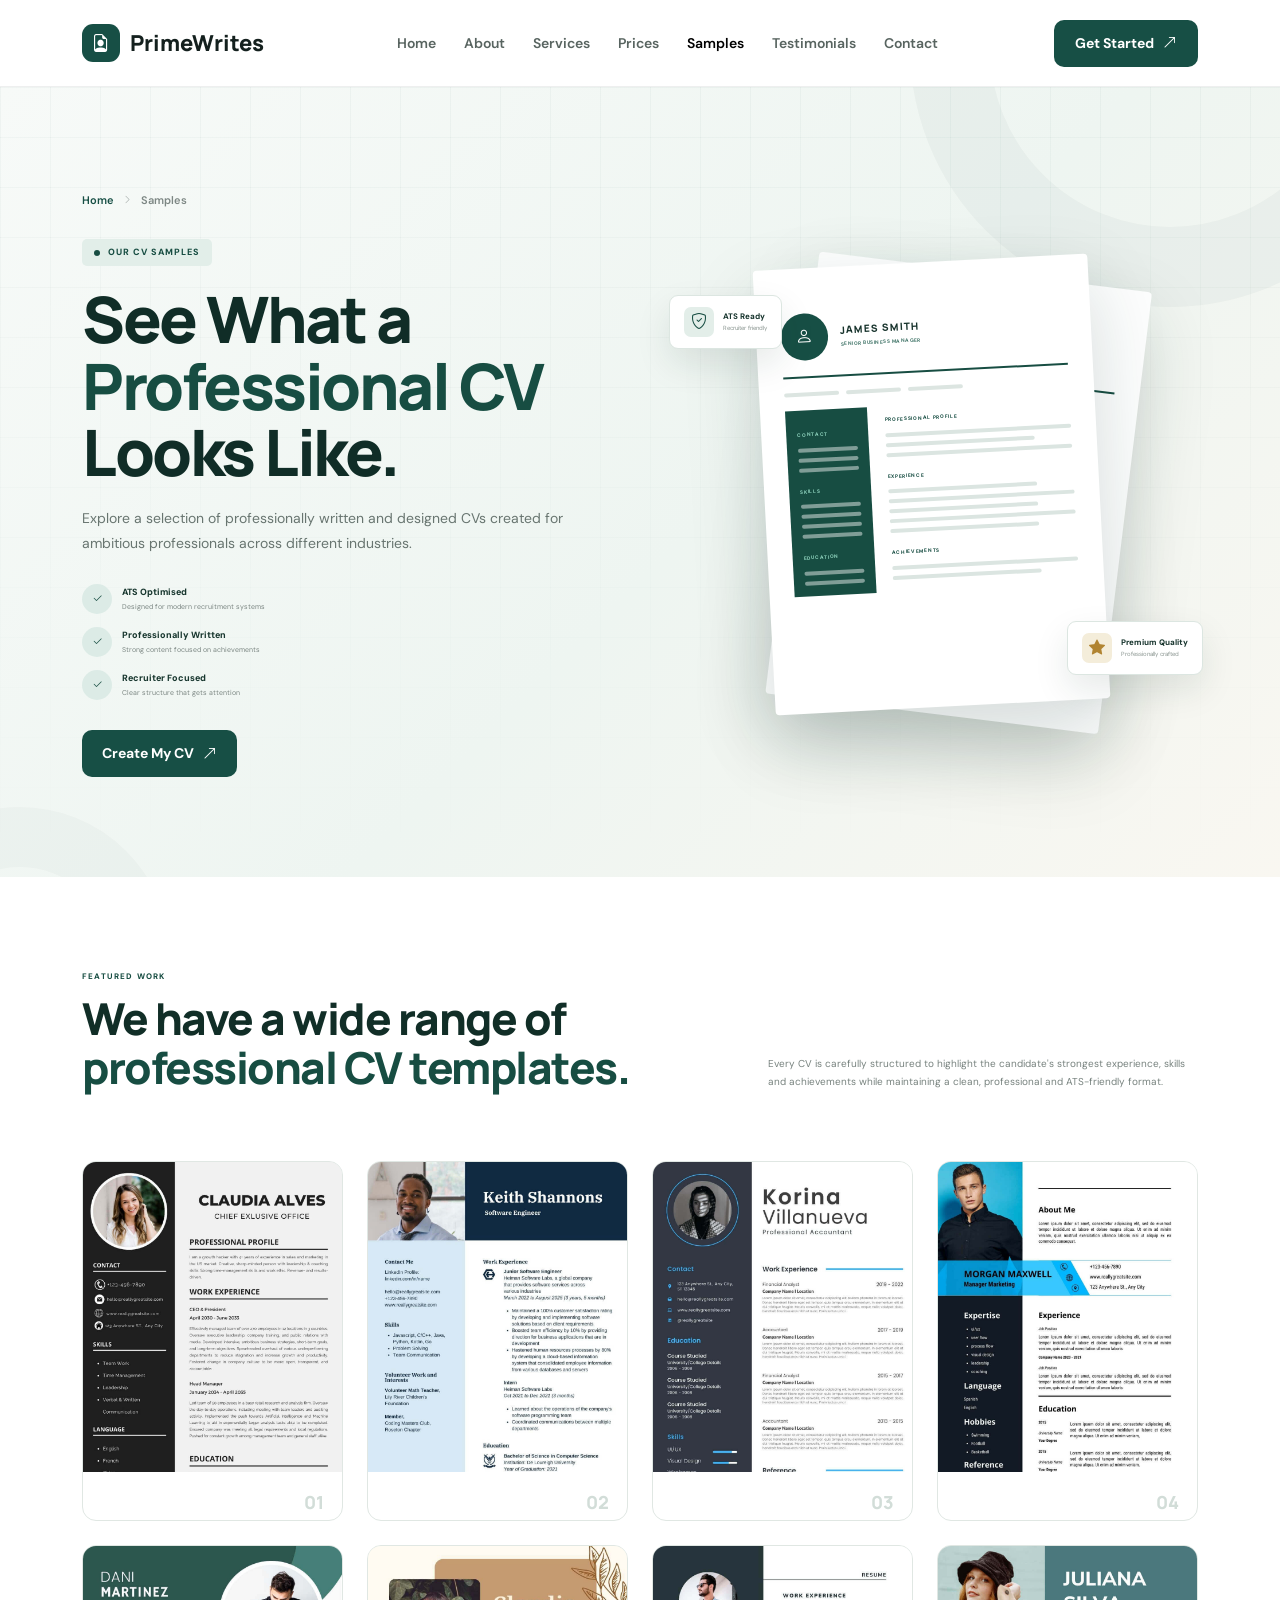
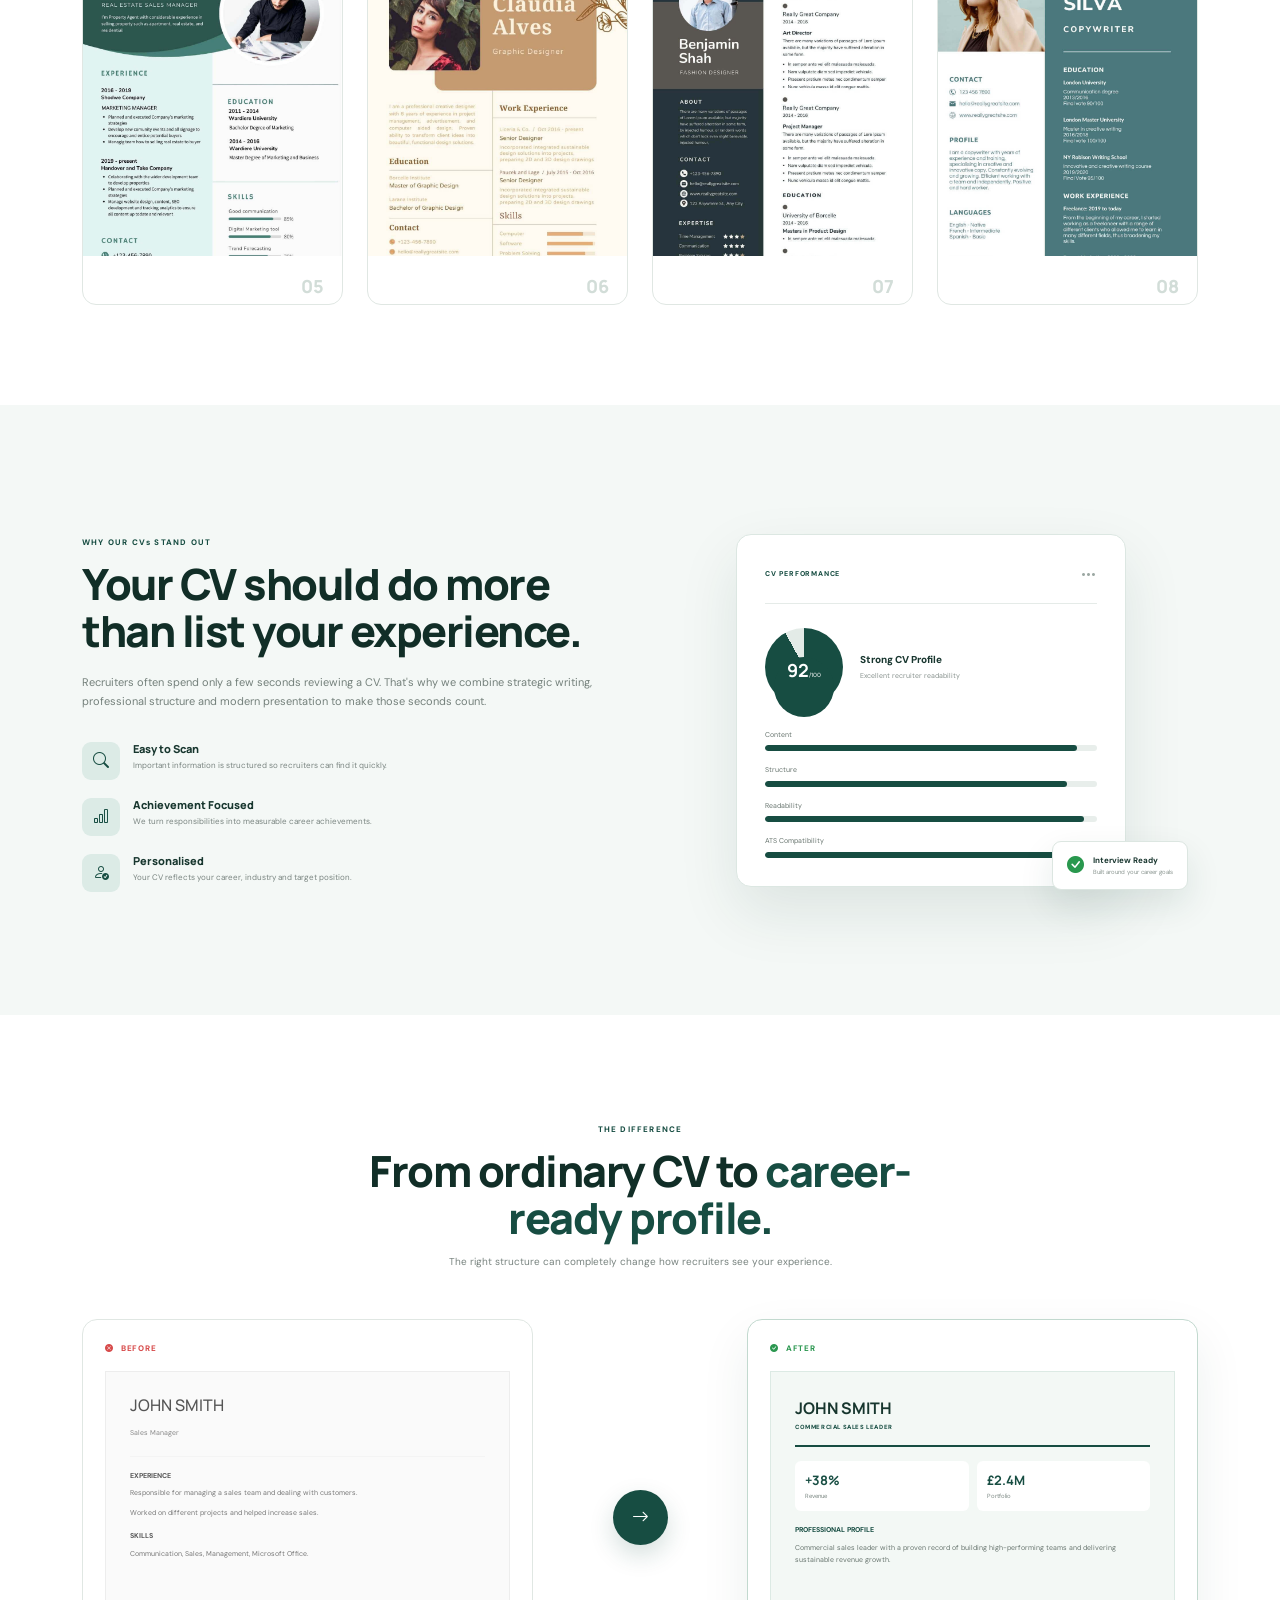
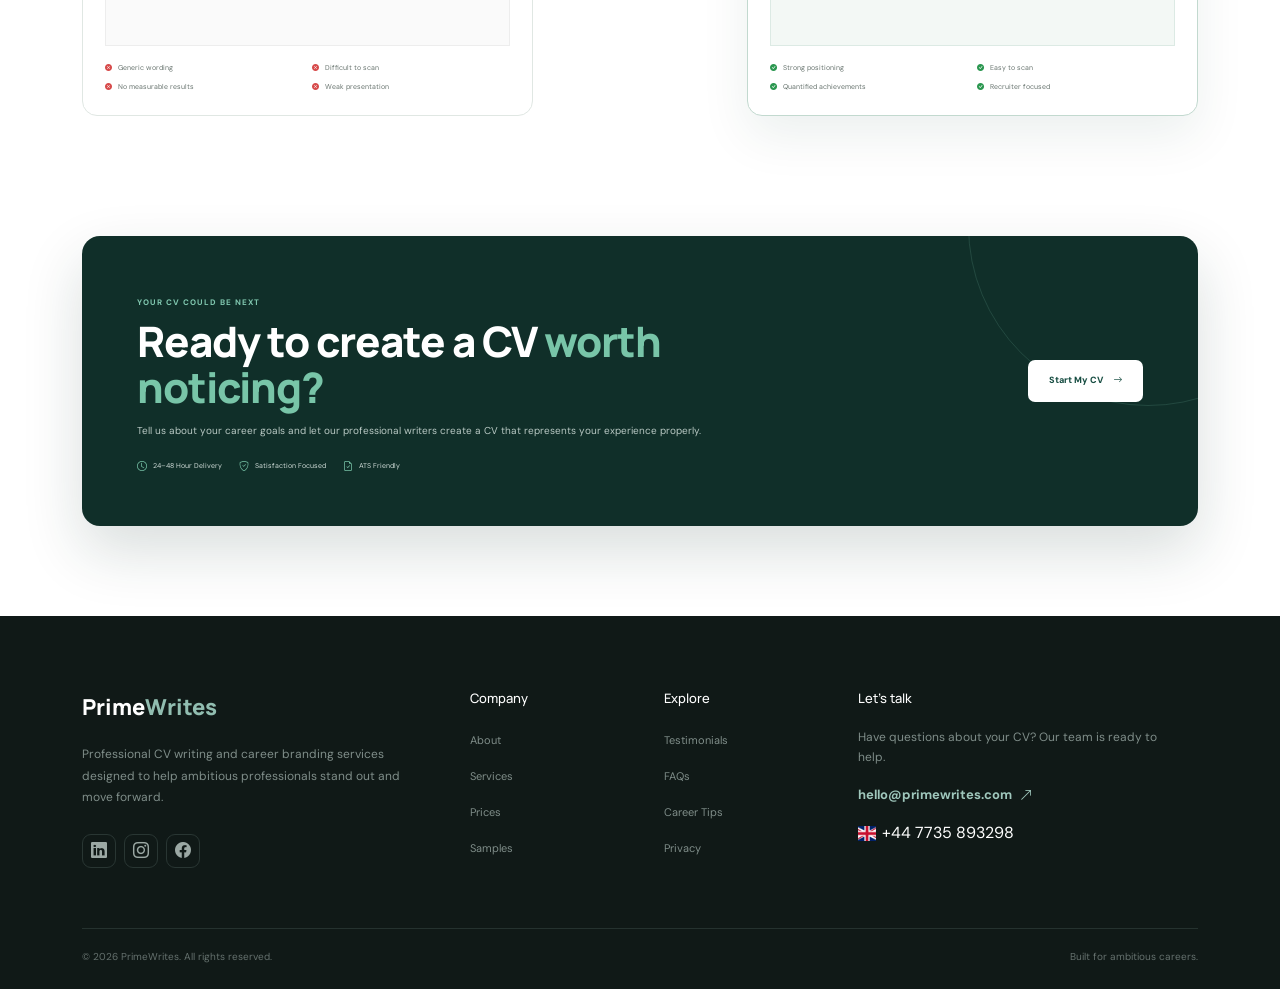
<file: samples.html>
<!DOCTYPE html>
<html lang="en">

<head>

    <meta charset="UTF-8">

    <meta
        name="viewport"
        content="width=device-width, initial-scale=1.0"
    >

    <title>CV Samples | PrimeWrites</title>

    <!-- Google Fonts -->
    <link rel="preconnect" href="https://fonts.googleapis.com">
    <link
        rel="preconnect"
        href="https://fonts.gstatic.com"
        crossorigin
    >

    <link
        href="https://fonts.googleapis.com/css2?family=DM+Sans:wght@400;500;600;700&family=Manrope:wght@500;600;700;800&display=swap"
        rel="stylesheet"
    >

    <!-- Bootstrap -->
    <link
        href="https://cdn.jsdelivr.net/npm/bootstrap@5.3.3/dist/css/bootstrap.min.css"
        rel="stylesheet"
    >

    <!-- Bootstrap Icons -->
    <link
        rel="stylesheet"
        href="https://cdn.jsdelivr.net/npm/bootstrap-icons@1.11.3/font/bootstrap-icons.min.css"
    >

    <!-- Main CSS -->
    <link
        rel="stylesheet"
        href="css/style.css"
    >

</head>


<body>


<!-- =====================================================
     NAVBAR
===================================================== -->

<nav class="navbar navbar-expand-lg main-navbar">

    <div class="container">

        <!-- LOGO -->

        <a
            class="navbar-brand"
            href="index.html"
        >

            <span class="brand-mark">
                <i class="bi bi-file-earmark-person"></i>
            </span>

            <span class="brand-name">
                Prime<span>Writes</span>
            </span>

        </a>


        <!-- MOBILE BUTTON -->

        <button
            class="navbar-toggler"
            type="button"
            data-bs-toggle="collapse"
            data-bs-target="#mainNavbar"
            aria-controls="mainNavbar"
            aria-expanded="false"
            aria-label="Toggle navigation"
        >

            <span class="navbar-toggler-icon"></span>

        </button>


        <!-- NAVIGATION -->

        <div
            class="collapse navbar-collapse"
            id="mainNavbar"
        >

            <ul class="navbar-nav mx-auto mb-3 mb-lg-0">

                <li class="nav-item">
                    <a
                        class="nav-link"
                        href="index.html"
                    >
                        Home
                    </a>
                </li>

                <li class="nav-item">
                    <a
                        class="nav-link"
                        href="about.html"
                    >
                        About
                    </a>
                </li>

                <li class="nav-item">
                    <a
                        class="nav-link"
                        href="services.html"
                    >
                        Services
                    </a>
                </li>

                <li class="nav-item">
                    <a
                        class="nav-link"
                        href="prices.html"
                    >
                        Prices
                    </a>
                </li>

                <li class="nav-item">
                    <a
                        class="nav-link active"
                        href="samples.html"
                    >
                        Samples
                    </a>
                </li>

                <li class="nav-item">
                    <a
                        class="nav-link"
                        href="testimonials.html"
                    >
                        Testimonials
                    </a>
                </li>

                <li class="nav-item">
                    <a
                        class="nav-link"
                        href="contact.html"
                    >
                        Contact
                    </a>
                </li>

            </ul>


            <a
                href="contact.html"
                class="btn btn-primary-custom"
            >

                Get Started

                <i class="bi bi-arrow-up-right"></i>

            </a>

        </div>

    </div>

</nav>



<!-- =====================================================
     HERO
===================================================== -->

<section class="samples-hero">

    <div class="samples-hero-circle circle-one"></div>

    <div class="samples-hero-circle circle-two"></div>


    <div class="container">

        <div class="row align-items-center g-5">


            <!-- LEFT CONTENT -->

            <div class="col-lg-6">

                <div class="breadcrumb-custom">

                    <a href="index.html">
                        Home
                    </a>

                    <i class="bi bi-chevron-right"></i>

                    <span>
                        Samples
                    </span>

                </div>

                <div class="samples-hero-content">


                    <div class="samples-eyebrow">

                        <span></span>

                        OUR CV SAMPLES

                    </div>


                    <h1>

                        See What a
                        <span>Professional CV</span>
                        Looks Like.

                    </h1>


                    <p>

                        Explore a selection of professionally written
                        and designed CVs created for ambitious
                        professionals across different industries.

                    </p>


                    <!-- HERO FEATURES -->

                    <div class="hero-check-list">


                        <div class="hero-check">

                            <div class="hero-check-icon">

                                <i class="bi bi-check2"></i>

                            </div>

                            <div>

                                <strong>
                                    ATS Optimised
                                </strong>

                                <span>
                                    Designed for modern recruitment systems
                                </span>

                            </div>

                        </div>


                        <div class="hero-check">

                            <div class="hero-check-icon">

                                <i class="bi bi-check2"></i>

                            </div>

                            <div>

                                <strong>
                                    Professionally Written
                                </strong>

                                <span>
                                    Strong content focused on achievements
                                </span>

                            </div>

                        </div>


                        <div class="hero-check">

                            <div class="hero-check-icon">

                                <i class="bi bi-check2"></i>

                            </div>

                            <div>

                                <strong>
                                    Recruiter Focused
                                </strong>

                                <span>
                                    Clear structure that gets attention
                                </span>

                            </div>

                        </div>


                    </div>


                    <a
                        href="contact.html"
                        class="btn btn-primary-custom samples-main-btn"
                    >

                        Create My CV

                        <i class="bi bi-arrow-up-right"></i>

                    </a>


                </div>

            </div>



            <!-- RIGHT VISUAL -->

            <div class="col-lg-6">

                <div class="samples-hero-visual">


                    <!-- BACK CV -->

                    <div class="hero-paper back-paper">

                        <div class="paper-heading">

                            <div class="paper-avatar">
                                EM
                            </div>

                            <div>
                                <strong>
                                    EMMA MORGAN
                                </strong>

                                <span>
                                    MARKETING DIRECTOR
                                </span>
                            </div>

                        </div>


                        <div class="paper-lines">

                            <i></i>
                            <i></i>
                            <i></i>

                            <b></b>

                            <i></i>
                            <i></i>
                            <i></i>
                            <i></i>

                        </div>

                    </div>



                    <!-- FRONT CV -->

                    <div class="hero-paper front-paper">


                        <div class="paper-heading">

                            <div class="document-avatar">
                              <i class="bi bi-person"></i>

                            </div>

                            <div>

                                <strong>
                                    JAMES SMITH
                                </strong>

                                <span>
                                    SENIOR BUSINESS MANAGER
                                </span>

                            </div>

                        </div>


                        <div class="paper-contact">

                            <span></span>
                            <span></span>
                            <span></span>

                        </div>


                        <div class="paper-layout">


                            <div class="paper-sidebar">

                                <small>
                                    CONTACT
                                </small>

                                <i></i>
                                <i></i>
                                <i></i>


                                <small>
                                    SKILLS
                                </small>

                                <i></i>
                                <i></i>
                                <i></i>
                                <i></i>


                                <small>
                                    EDUCATION
                                </small>

                                <i></i>
                                <i></i>

                            </div>


                            <div class="paper-main">

                                <small>
                                    PROFESSIONAL PROFILE
                                </small>

                                <i></i>
                                <i></i>
                                <i></i>


                                <small>
                                    EXPERIENCE
                                </small>

                                <i></i>
                                <i></i>
                                <i></i>
                                <i></i>
                                <i></i>


                                <small>
                                    ACHIEVEMENTS
                                </small>

                                <i></i>
                                <i></i>

                            </div>

                        </div>

                    </div>



                    <!-- FLOATING CARD -->

                    <div class="hero-info-card info-card-top">

                        <div class="hero-info-icon">
                            <i class="bi bi-shield-check"></i>
                        </div>

                        <div>

                            <strong>
                                ATS Ready
                            </strong>

                            <span>
                                Recruiter friendly
                            </span>

                        </div>

                    </div>



                    <div class="hero-info-card info-card-bottom">

                        <div class="hero-info-icon star">
                            <i class="bi bi-star-fill"></i>
                        </div>

                        <div>

                            <strong>
                                Premium Quality
                            </strong>

                            <span>
                                Professionally crafted
                            </span>

                        </div>

                    </div>


                </div>

            </div>

        </div>

    </div>

</section>



<!-- =====================================================
     INTRO
===================================================== -->

<section class="samples-intro">

    <div class="container">

        <div class="samples-intro-inner">


            <div>

                <span class="section-label">
                    FEATURED WORK
                </span>

                <h2>
                    We have a wide range of 
                    <span>professional CV templates.</span>
                </h2>

            </div>


            <p>

                Every CV is carefully structured to highlight
                the candidate's strongest experience, skills and
                achievements while maintaining a clean,
                professional and ATS-friendly format.

            </p>


        </div>

    </div>

</section>



<!-- =====================================================
     8 SAMPLE CARDS
===================================================== -->

<section class="samples-grid-section">

    <div class="container">

        <div class="row g-4">


            <!-- =================================================
                 SAMPLE 01
            ================================================== -->

            <div class="col-xl-3 col-lg-4 col-md-6">

                <article class="sample-card">


                    <div class="sample-image-wrapper">

                        <img
                            src="assets/sample2.jpg"
                            alt="Executive Leadership CV sample"
                        >


                        <div class="sample-image-overlay">

                            <span>
                                Executive
                            </span>

                            <button
                                type="button"
                                aria-label="View Executive CV"
                            >

                                <i class="bi bi-eye"></i>

                            </button>

                        </div>

                    </div>


                    <div class="sample-card-body">

                        <span class="sample-index">
                            01
                        </span>

                        <!-- <h3>
                            Executive Leadership
                        </h3>

                        <p>
                            Senior management and leadership CV
                            designed to communicate impact.
                        </p> -->

                    </div>

                </article>

            </div>



            <!-- =================================================
                 SAMPLE 02
            ================================================== -->

            <div class="col-xl-3 col-lg-4 col-md-6">

                <article class="sample-card">


                    <div class="sample-image-wrapper">

                        <img
                            src="assets/sample1.jpg"
                            alt="Software Engineer CV sample"
                        >


                        <div class="sample-image-overlay">

                            <span>
                                Technology
                            </span>

                            <button
                                type="button"
                                aria-label="View Software Engineer CV"
                            >

                                <i class="bi bi-eye"></i>

                            </button>

                        </div>

                    </div>


                    <div class="sample-card-body">

                        <span class="sample-index">
                            02
                        </span>
<!-- 
                        <h3>
                            Software Engineer
                        </h3>

                        <p>
                            Modern technology CV focused on
                            technical skills and achievements.
                        </p> -->

                    </div>

                </article>

            </div>



            <!-- =================================================
                 SAMPLE 03
            ================================================== -->

            <div class="col-xl-3 col-lg-4 col-md-6">

                <article class="sample-card">


                    <div class="sample-image-wrapper">

                        <img
                            src="assets/sample3.jpg"
                            alt="Finance Manager CV sample"
                        >


                        <div class="sample-image-overlay">

                            <span>
                                Finance
                            </span>

                            <button
                                type="button"
                                aria-label="View Finance Manager CV"
                            >

                                <i class="bi bi-eye"></i>

                            </button>

                        </div>

                    </div>


                    <div class="sample-card-body">

                        <span class="sample-index">
                            03
                        </span>

                        <!-- <h3>
                            Accountant Manager
                        </h3>

                        <p>
                            Professional finance CV highlighting
                            leadership and commercial impact.
                        </p> -->

                    </div>

                </article>

            </div>



            <!-- =================================================
                 SAMPLE 04
            ================================================== -->

            <div class="col-xl-3 col-lg-4 col-md-6">

                <article class="sample-card">


                    <div class="sample-image-wrapper">

                        <img
                            src="assets/sample8.jpg"
                            alt="Marketing Director CV sample"
                        >


                        <div class="sample-image-overlay">

                            <span>
                                Marketing
                            </span>

                            <button
                                type="button"
                                aria-label="View Marketing Director CV"
                            >

                                <i class="bi bi-eye"></i>

                            </button>

                        </div>

                    </div>


                    <div class="sample-card-body">

                        <span class="sample-index">
                            04
                        </span>
<!-- 
                        <h3>
                            Marketing Manager
                        </h3>

                        <p>
                            Strategic marketing CV built around
                            leadership and measurable results.
                        </p> -->

                    </div>

                </article>

            </div>



            <!-- =================================================
                 SAMPLE 05
            ================================================== -->

            <div class="col-xl-3 col-lg-4 col-md-6">

                <article class="sample-card">


                    <div class="sample-image-wrapper">

                        <img
                            src="assets/sample4.jpg"
                            alt="Healthcare Manager CV sample"
                        >


                        <div class="sample-image-overlay">

                            <span>
                                Real Estate
                            </span>

                            <button
                                type="button"
                                aria-label="View Healthcare CV"
                            >

                                <i class="bi bi-eye"></i>

                            </button>

                        </div>

                    </div>


                    <div class="sample-card-body">

                        <span class="sample-index">
                            05
                        </span>

                        <!-- <h3>
                            Real Estate Manager
                        </h3>

                        <p>
                            Real Estate CV presenting expertise
                             and management experience. -->
                        </p>

                    </div>

                </article>

            </div>



            <!-- =================================================
                 SAMPLE 06
            ================================================== -->

            <div class="col-xl-3 col-lg-4 col-md-6">

                <article class="sample-card">


                    <div class="sample-image-wrapper">

                        <img
                            src="assets/sample6.jpg"
                            alt="Data Analyst CV sample"
                        >


                        <div class="sample-image-overlay">

                            <span>
                                Design
                            </span>

                            <button
                                type="button"
                                aria-label="View Data Analyst CV"
                            >

                                <i class="bi bi-eye"></i>

                            </button>

                        </div>

                    </div>


                    <div class="sample-card-body">

                        <span class="sample-index">
                            06
                        </span>

                        <!-- <h3>
                            Graphic Designer
                        </h3>

                        <p>
                            Graphic Designer CV focused on
                            technical expertise and business impact.
                        </p> -->

                    </div>

                </article>

            </div>



            <!-- =================================================
                 SAMPLE 07
            ================================================== -->

            <div class="col-xl-3 col-lg-4 col-md-6">

                <article class="sample-card">


                    <div class="sample-image-wrapper">

                        <img
                            src="assets/sample7.jpg"
                            alt="Financial Analyst CV sample"
                        >


                        <div class="sample-image-overlay">

                            <span>
                                Fashion
                            </span>

                            <button
                                type="button"
                                aria-label="View Financial Analyst CV"
                            >

                                <i class="bi bi-eye"></i>

                            </button>

                        </div>

                    </div>


                    <div class="sample-card-body">

                        <span class="sample-index">
                            07
                        </span>

                        <!-- <h3>
                            Fashion Designer
                        </h3>

                        <p>
                            Fashion Designer CV with a clear
                            and achievement-focused structure.
                        </p> -->

                    </div>

                </article>

            </div>



            <!-- =================================================
                 SAMPLE 08
            ================================================== -->

            <div class="col-xl-3 col-lg-4 col-md-6">

                <article class="sample-card">


                    <div class="sample-image-wrapper">

                        <img
                            src="assets/sample5.jpg"
                            alt="Graduate CV sample"
                        >


                        <div class="sample-image-overlay">

                            <span>
                                CopyWrite
                            </span>

                            <button
                                type="button"
                                aria-label="View Graduate CV"
                            >

                                <i class="bi bi-eye"></i>

                            </button>

                        </div>

                    </div>


                    <div class="sample-card-body">

                        <span class="sample-index">
                            08
                        </span>

                        <!-- <h3>
                            CopyWriter
                        </h3>

                        <p>
                            CopyWriter CV designed to turn
                            education into career potential.
                        </p> -->

                    </div>

                </article>

            </div>


        </div>

    </div>

</section>



<!-- =====================================================
     QUALITY SECTION
===================================================== -->

<section class="samples-quality">

    <div class="container">

        <div class="row align-items-center g-5">


            <!-- LEFT -->

            <div class="col-lg-6">

                <div class="quality-content">

                    <span class="section-label">
                        WHY OUR CVs STAND OUT
                    </span>

                    <h2>
                        Your CV should do more
                        than list your experience.
                    </h2>

                    <p>

                        Recruiters often spend only a few seconds
                        reviewing a CV. That's why we combine
                        strategic writing, professional structure
                        and modern presentation to make those
                        seconds count.

                    </p>


                    <div class="quality-list">


                        <div class="quality-item">

                            <div class="quality-icon">
                                <i class="bi bi-search"></i>
                            </div>

                            <div>

                                <h3>
                                    Easy to Scan
                                </h3>

                                <p>
                                    Important information is structured
                                    so recruiters can find it quickly.
                                </p>

                            </div>

                        </div>


                        <div class="quality-item">

                            <div class="quality-icon">
                                <i class="bi bi-bar-chart"></i>
                            </div>

                            <div>

                                <h3>
                                    Achievement Focused
                                </h3>

                                <p>
                                    We turn responsibilities into
                                    measurable career achievements.
                                </p>

                            </div>

                        </div>


                        <div class="quality-item">

                            <div class="quality-icon">
                                <i class="bi bi-person-check"></i>
                            </div>

                            <div>

                                <h3>
                                    Personalised
                                </h3>

                                <p>
                                    Your CV reflects your career,
                                    industry and target position.
                                </p>

                            </div>

                        </div>


                    </div>

                </div>

            </div>



            <!-- RIGHT -->

            <div class="col-lg-6">

                <div class="quality-visual">


                    <div class="quality-main-card">

                        <div class="quality-card-top">

                            <span>
                                CV PERFORMANCE
                            </span>

                            <i class="bi bi-three-dots"></i>

                        </div>


                        <div class="quality-score">

                            <div class="score-circle-sample">

                                <strong>
                                    92
                                </strong>

                                <span>
                                    /100
                                </span>

                            </div>


                            <div>

                                <strong>
                                    Strong CV Profile
                                </strong>

                                <span>
                                    Excellent recruiter readability
                                </span>

                            </div>

                        </div>


                        <div class="score-bars">

                            <div>

                                <span>
                                    Content
                                </span>

                                <div>
                                    <i style="width: 94%;"></i>
                                </div>

                            </div>


                            <div>

                                <span>
                                    Structure
                                </span>

                                <div>
                                    <i style="width: 91%;"></i>
                                </div>

                            </div>


                            <div>

                                <span>
                                    Readability
                                </span>

                                <div>
                                    <i style="width: 96%;"></i>
                                </div>

                            </div>


                            <div>

                                <span>
                                    ATS Compatibility
                                </span>

                                <div>
                                    <i style="width: 89%;"></i>
                                </div>

                            </div>

                        </div>

                    </div>


                    <div class="quality-floating-card">

                        <i class="bi bi-check-circle-fill"></i>

                        <div>

                            <strong>
                                Interview Ready
                            </strong>

                            <span>
                                Built around your career goals
                            </span>

                        </div>

                    </div>


                </div>

            </div>

        </div>

    </div>

</section>



<!-- =====================================================
     BEFORE / AFTER
===================================================== -->

<section class="before-after-section">

    <div class="container">


        <div class="before-after-heading">

            <span class="section-label">
                THE DIFFERENCE
            </span>

            <h2>
                From ordinary CV to
                <span>career-ready profile.</span>
            </h2>

            <p>
                The right structure can completely change how
                recruiters see your experience.
            </p>

        </div>


        <div class="row align-items-center g-4">


            <!-- BEFORE -->

            <div class="col-lg-5">

                <div class="ba-card before-card">

                    <div class="ba-label">

                        <i class="bi bi-x-circle-fill"></i>

                        BEFORE

                    </div>


                    <div class="old-cv-preview">

                        <h3>
                            JOHN SMITH
                        </h3>

                        <span>
                            Sales Manager
                        </span>

                        <hr>


                        <strong>
                            EXPERIENCE
                        </strong>

                        <p>
                            Responsible for managing a sales team
                            and dealing with customers.
                        </p>

                        <p>
                            Worked on different projects and
                            helped increase sales.
                        </p>


                        <strong>
                            SKILLS
                        </strong>

                        <p>
                            Communication, Sales, Management,
                            Microsoft Office.
                        </p>

                    </div>


                    <div class="ba-points">

                        <span>
                            <i class="bi bi-x-circle-fill"></i>
                            Generic wording
                        </span>

                        <span>
                            <i class="bi bi-x-circle-fill"></i>
                            Difficult to scan
                        </span>

                        <span>
                            <i class="bi bi-x-circle-fill"></i>
                            No measurable results
                        </span>

                        <span>
                            <i class="bi bi-x-circle-fill"></i>
                            Weak presentation
                        </span>

                    </div>

                </div>

            </div>



            <!-- ARROW -->

            <div class="col-lg-2">

                <div class="ba-arrow">

                    <i class="bi bi-arrow-right"></i>

                </div>

            </div>



            <!-- AFTER -->

            <div class="col-lg-5">

                <div class="ba-card after-card">

                    <div class="ba-label">

                        <i class="bi bi-check-circle-fill"></i>

                        AFTER

                    </div>


                    <div class="new-cv-preview">


                        <div class="new-cv-heading">

                            <strong>
                                JOHN SMITH
                            </strong>

                            <span>
                                COMMERCIAL SALES LEADER
                            </span>

                        </div>


                        <div class="result-grid">

                            <div>

                                <strong>
                                    +38%
                                </strong>

                                <span>
                                    Revenue
                                </span>

                            </div>

                            <div>

                                <strong>
                                    £2.4M
                                </strong>

                                <span>
                                    Portfolio
                                </span>

                            </div>

                        </div>


                        <strong class="profile-heading">
                            PROFESSIONAL PROFILE
                        </strong>

                        <p>

                            Commercial sales leader with a proven
                            record of building high-performing teams
                            and delivering sustainable revenue growth.

                        </p>

                    </div>


                    <div class="ba-points">

                        <span>
                            <i class="bi bi-check-circle-fill"></i>
                            Strong positioning
                        </span>

                        <span>
                            <i class="bi bi-check-circle-fill"></i>
                            Easy to scan
                        </span>

                        <span>
                            <i class="bi bi-check-circle-fill"></i>
                            Quantified achievements
                        </span>

                        <span>
                            <i class="bi bi-check-circle-fill"></i>
                            Recruiter focused
                        </span>

                    </div>

                </div>

            </div>

        </div>

    </div>

</section>



<!-- =====================================================
     CTA
===================================================== -->

<section class="samples-cta-section">

    <div class="container">

        <div class="samples-cta">


            <div class="cta-circle"></div>


            <div class="row align-items-center g-4">


                <div class="col-lg-8">

                    <span class="cta-label">
                        YOUR CV COULD BE NEXT
                    </span>

                    <h2>
                        Ready to create a CV
                        <span>worth noticing?</span>
                    </h2>

                    <p>
                        Tell us about your career goals and let
                        our professional writers create a CV
                        that represents your experience properly.
                    </p>


                    <div class="cta-features">

                        <span>
                            <i class="bi bi-clock"></i>
                            24–48 Hour Delivery
                        </span>

                        <span>
                            <i class="bi bi-shield-check"></i>
                            Satisfaction Focused
                        </span>

                        <span>
                            <i class="bi bi-file-earmark-check"></i>
                            ATS Friendly
                        </span>

                    </div>

                </div>


                <div class="col-lg-4 text-lg-end">

                    <a
                        href="contact.html"
                        class="cta-button"
                    >

                        Start My CV

                        <i class="bi bi-arrow-right"></i>

                    </a>

                </div>


            </div>

        </div>

    </div>

</section>



<!-- =====================================================
     FOOTER
===================================================== -->

<footer class="footer">

    <div class="container">

        <div class="row g-5">


            <div class="col-lg-4">

                <a
                    href="index.html"
                    class="footer-brand"
                >

                    Prime<span>Writes</span>

                </a>


                <p class="footer-description">

                    Professional CV writing and career branding
                    services designed to help ambitious professionals
                    stand out and move forward.

                </p>


                <div class="social-links">

                    <a href="#">
                        <i class="bi bi-linkedin"></i>
                    </a>

                    <a href="#">
                        <i class="bi bi-instagram"></i>
                    </a>

                    <a href="#">
                        <i class="bi bi-facebook"></i>
                    </a>

                </div>

            </div>


            <div class="col-6 col-lg-2">

                <h4>
                    Company
                </h4>

                <ul>

                    <li>
                        <a href="about.html">
                            About
                        </a>
                    </li>

                    <li>
                        <a href="services.html">
                            Services
                        </a>
                    </li>

                    <li>
                        <a href="prices.html">
                            Prices
                        </a>
                    </li>

                    <li>
                        <a href="samples.html">
                            Samples
                        </a>
                    </li>

                </ul>

            </div>


            <div class="col-6 col-lg-2">

                <h4>
                    Explore
                </h4>

                <ul>

                    <li>
                        <a href="testimonials.html">
                            Testimonials
                        </a>
                    </li>

                    <li>
                        <a href="#">
                            FAQs
                        </a>
                    </li>

                    <li>
                        <a href="#">
                            Career Tips
                        </a>
                    </li>

                    <li>
                        <a href="#">
                            Privacy
                        </a>
                    </li>

                </ul>

            </div>


            <div class="col-lg-4">

                <h4>
                    Let's talk
                </h4>

                <p class="footer-contact-text">

                    Have questions about your CV?
                    Our team is ready to help.

                </p>


                <a
                    href="mailto:hello@primewrites.com"
                    class="footer-email"
                >

                    hello@primewrites.com

                    <i class="bi bi-arrow-up-right"></i>

                </a>

                <div class="phone-number">
                    <img src="./assets/english.png" alt="UK Flag">
                    <p>+44 7735 893298</p>
                </div>

            </div>


        </div>


        <div class="footer-bottom">

            <span>
                © 2026 PrimeWrites. All rights reserved.
            </span>

            <span>
                Built for ambitious careers.
            </span>

        </div>

    </div>

</footer>



<!-- Bootstrap JS -->

<script
    src="https://cdn.jsdelivr.net/npm/bootstrap@5.3.3/dist/js/bootstrap.bundle.min.js"
></script>


</body>

</html>
</file>
<file: css/style.css>
/* =====================================================
   ROOT
===================================================== */

:root {
    --primary: #174f45;
    --primary-dark: #103b34;
    --primary-light: #e9f3ef;

    --accent: #d8a94f;
    --accent-light: #f7ecd6;

    --dark: #14201e;
    --text: #52605d;
    --muted: #7c8784;

    --light: #f7f8f6;
    --white: #ffffff;

    --border: #e4e8e5;

    --radius: 18px;
    --radius-lg: 28px;

    --shadow:
        0 20px 60px rgba(20, 32, 30, 0.08);
}


/* =====================================================
   GLOBAL
===================================================== */

* {
    margin: 0;
    padding: 0;
    box-sizing: border-box;
}

html {
    scroll-behavior: smooth;
}

body {
    font-family: "DM Sans", sans-serif;
    color: var(--text);
    background: var(--white);
    overflow-x: hidden;
}

h1,
h2,
h3,
h4,
h5,
h6 {
    font-family: "Manrope", sans-serif;
    color: var(--dark);
}

a {
    text-decoration: none;
}

img {
    max-width: 100%;
    display: block;
}

.section-padding {
    padding: 110px 0;
}


/* =====================================================
   NAVBAR
===================================================== */

.main-navbar {
    background: rgba(255, 255, 255, 0.94);
    backdrop-filter: blur(15px);
    border-bottom: 1px solid rgba(20, 32, 30, 0.07);
    padding: 19px 0;
    position: relative;
    z-index: 100;
}

.navbar-brand,
.footer-brand {
    display: flex;
    align-items: center;
    gap: 0px;
    font-family: "Manrope", sans-serif;
    font-size: 22px;
    font-weight: 800;
    color: var(--dark);
}

.brand-mark {
    width: 38px;
    height: 38px;
    border-radius: 11px;
    background: var(--primary);
    color: white;
    margin-right: 10px;
    display: inline-flex;
    align-items: center;
    justify-content: center;

    font-size: 18px;
}

.brand-highlight {
    color: var(--primary);
}

.navbar-nav {
    gap: 4px;
}

.nav-link {
    color: #586460;
    font-size: 14px;
    font-weight: 600;
    padding: 9px 12px !important;
    transition: 0.25s ease;
}

.nav-link:hover,
.nav-link.active {
    color: var(--primary);
}


/* =====================================================
   BUTTONS
===================================================== */

.btn-primary-custom {
    border: 0;
    background: var(--primary);
    color: white;

    padding: 13px 21px;
    border-radius: 10px;

    font-size: 14px;
    font-weight: 700;

    display: inline-flex;
    align-items: center;
    gap: 9px;

    transition: 0.3s ease;
}

.btn-primary-custom:hover {
    background: var(--primary-dark);
    color: white;
    transform: translateY(-2px);
    box-shadow: 0 10px 25px rgba(23, 79, 69, 0.18);
}

.btn-outline-custom {
    border: 1px solid #d7dedb;
    background: white;
    color: var(--dark);

    padding: 13px 21px;
    border-radius: 10px;

    font-size: 14px;
    font-weight: 700;

    display: inline-flex;
    align-items: center;
    gap: 9px;

    transition: 0.3s ease;
}

.btn-outline-custom:hover {
    border-color: var(--primary);
    color: var(--primary);
    transform: translateY(-2px);
}

.btn-light-custom {
    background: white;
    color: var(--primary);

    border-radius: 10px;
    padding: 14px 24px;

    font-weight: 700;

    display: inline-flex;
    align-items: center;
    gap: 9px;

    transition: 0.3s ease;
}

.btn-light-custom:hover {
    background: var(--accent-light);
    color: var(--primary);
    transform: translateY(-2px);
}


/* =====================================================
   HERO
===================================================== */

.hero-section {
    position: relative;
    overflow: hidden;
    background:
        linear-gradient(
            135deg,
            #f7faf8 0%,
            #eef5f1 55%,
            #f9f7f1 100%
        );

    padding: 105px 0 120px;
}

.hero-grid {
    position: absolute;
    inset: 0;

    background-image:
        linear-gradient(
            rgba(23, 79, 69, 0.035) 1px,
            transparent 1px
        ),
        linear-gradient(
            90deg,
            rgba(23, 79, 69, 0.035) 1px,
            transparent 1px
        );

    background-size: 50px 50px;

    mask-image: linear-gradient(
        to bottom,
        black,
        transparent
    );
}

.hero-badge {
    display: inline-flex;
    align-items: center;
    gap: 9px;

    padding: 8px 13px;

    background: rgba(255,255,255,0.75);
    border: 1px solid rgba(23,79,69,0.1);

    border-radius: 50px;

    color: var(--primary);

    font-size: 12px;
    font-weight: 700;

    margin-bottom: 24px;
}

.badge-dot {
    width: 7px;
    height: 7px;
    background: #43a47d;
    border-radius: 50%;
    box-shadow: 0 0 0 4px rgba(67,164,125,0.12);
}

.hero-title {
    max-width: 650px;

    font-size: clamp(44px, 5.3vw, 72px);
    line-height: 1.04;

    letter-spacing: -3px;

    font-weight: 800;

    margin-bottom: 25px;
}

.hero-title span {
    color: var(--primary);
    display: block;
}

.hero-description {
    max-width: 590px;

    font-size: 17px;
    line-height: 1.75;

    color: var(--text);

    margin-bottom: 30px;
}

.hero-buttons {
    display: flex;
    flex-wrap: wrap;
    gap: 12px;
}

.hero-trust {
    display: flex;
    align-items: center;
    gap: 15px;

    margin-top: 35px;
}

.avatar-stack {
    display: flex;
}

.avatar {
    width: 34px;
    height: 34px;

    border: 2px solid white;
    border-radius: 50%;

    overflow: hidden;

    margin-left: -8px;
}

.avatar:first-child {
    margin-left: 0;
}

.avatar img {
    width: 100%;
    height: 100%;
    object-fit: cover;
}

.avatar-more {
    display: flex;
    align-items: center;
    justify-content: center;

    background: var(--primary);
    color: white;

    font-size: 9px;
    font-weight: 700;
}

.trust-content {
    display: flex;
    flex-direction: column;
    gap: 2px;
}

.stars {
    color: var(--accent);
    letter-spacing: 2px;
    font-size: 13px;
}

.trust-content span {
    font-size: 11px;
    color: var(--muted);
}


/* =====================================================
   HERO CV
===================================================== */

.hero-visual {
    position: relative;
    min-height: 560px;

    display: flex;
    align-items: center;
    justify-content: center;
}

.resume-card {
    position: relative;
    z-index: 3;

    width: min(430px, 85%);
    min-height: 530px;

    background: white;

    padding: 35px;

    box-shadow:
        0 35px 80px rgba(20, 32, 30, 0.16);

    transform: rotate(2deg);

    border-radius: 5px;

    animation: resumeFloat 5s ease-in-out infinite;
}

@keyframes resumeFloat {

    0%,
    100% {
        transform: rotate(2deg) translateY(0);
    }

    50% {
        transform: rotate(2deg) translateY(-10px);
    }

}

.resume-top {
    display: flex;
    justify-content: space-between;
    align-items: flex-start;
}

.resume-name {
    font-family: "Manrope";
    font-weight: 800;
    font-size: 22px;
    color: var(--dark);
}

.resume-role {
    font-size: 9px;
    letter-spacing: 2px;
    color: var(--primary);
    font-weight: 700;
    margin-top: 4px;
}

.resume-photo {
    width: 62px;
    height: 62px;
    border-radius: 4px;
    overflow: hidden;
}

.resume-photo img {
    width: 100%;
    height: 100%;
    object-fit: cover;
}

.resume-contact {
    margin-top: 14px;
    font-size: 7px;
    color: #89918f;
}

.resume-divider {
    height: 1px;
    background: #e7e9e7;
    margin: 20px 0;
}

.resume-body {
    display: grid;
    grid-template-columns: 100px 1fr;
    gap: 25px;
}

.resume-heading {
    font-size: 8px;
    font-weight: 800;
    color: var(--primary);
    letter-spacing: 1px;
    margin-bottom: 10px;
}

.resume-line,
.resume-text {
    height: 5px;
    background: #e9ecea;
    margin-bottom: 7px;
    border-radius: 10px;
}

.resume-line.short,
.resume-text.short {
    width: 65%;
}

.skill-bar {
    height: 4px;
    background: #edf0ee;
    margin-bottom: 10px;
}

.skill-bar span {
    display: block;
    height: 100%;
    background: var(--primary);
}

.experience-item {
    display: flex;
    flex-direction: column;
    gap: 2px;
    margin-bottom: 10px;
}

.experience-item strong {
    font-size: 8px;
    color: var(--dark);
}

.experience-item span {
    font-size: 6px;
    color: #9ba19f;
}

.cv-shadow {
    position: absolute;
    width: 370px;
    height: 480px;
    background: rgba(23, 79, 69, 0.08);
    transform: rotate(-6deg);
    border-radius: 5px;
}


/* =====================================================
   FLOATING CARDS
===================================================== */

.floating-card {
    position: absolute;
    z-index: 5;

    background: rgba(255,255,255,0.94);
    backdrop-filter: blur(15px);

    border: 1px solid rgba(255,255,255,0.8);

    box-shadow:
        0 15px 40px rgba(20,32,30,0.12);

    border-radius: 14px;

    padding: 12px 15px;

    display: flex;
    align-items: center;
    gap: 10px;

    animation: cardFloat 4s ease-in-out infinite;
}

@keyframes cardFloat {

    0%,
    100% {
        transform: translateY(0);
    }

    50% {
        transform: translateY(-8px);
    }

}

.floating-card strong {
    display: block;
    font-size: 11px;
    color: var(--dark);
}

.floating-card small {
    display: block;
    font-size: 9px;
    color: var(--muted);
    margin-top: 2px;
}

.floating-icon {
    width: 35px;
    height: 35px;

    border-radius: 10px;

    background: var(--primary-light);
    color: var(--primary);

    display: flex;
    align-items: center;
    justify-content: center;
}

.floating-card-one {
    top: 65px;
    left: 0;
}

.floating-card-two {
    right: 0;
    bottom: 70px;
    animation-delay: 1s;
}

.score-circle {
    width: 38px;
    height: 38px;

    border-radius: 50%;

    background: var(--primary);
    color: white;

    display: flex;
    align-items: center;
    justify-content: center;

    font-size: 11px;
    font-weight: 800;
}


/* =====================================================
   TRUST SECTION
===================================================== */

.trust-section {
    padding: 30px 0;

    background: var(--dark);
    color: white;
}

.trust-label {
    color: #9daaa7;
    font-size: 13px;
    font-weight: 600;
}

.stats-row {
    display: flex;
    justify-content: flex-end;
    gap: 55px;
}

.stat-item {
    display: flex;
    flex-direction: column;
    gap: 3px;
}

.stat-item strong {
    font-family: "Manrope";
    font-size: 21px;
    color: white;
}

.stat-item span {
    font-size: 10px;
    color: #899793;
}


/* =====================================================
   SECTION HEADINGS
===================================================== */

.eyebrow {
    display: inline-block;

    color: var(--primary);

    font-size: 11px;
    font-weight: 800;

    letter-spacing: 1.8px;

    margin-bottom: 14px;
}

.section-heading {
    display: flex;
    justify-content: space-between;
    align-items: end;

    gap: 40px;
}

.section-heading h2,
.section-heading-centered h2 {
    max-width: 620px;

    font-size: clamp(32px, 4vw, 48px);
    line-height: 1.1;

    letter-spacing: -1.8px;

    font-weight: 800;

    margin: 0;
}

.section-heading h2 span,
.section-heading-centered h2 span {
    color: var(--primary);
}

.section-heading > p {
    max-width: 430px;

    font-size: 14px;
    line-height: 1.7;

    margin: 0;
}

.section-heading-centered {
    max-width: 700px;
    margin: auto;
}

.section-heading-centered p {
    max-width: 520px;
    margin: 18px auto 0;

    font-size: 14px;
    line-height: 1.7;
}


/* =====================================================
   SERVICES
===================================================== */

.services-section {
    background: white;
}

.service-card {
    height: 100%;

    position: relative;

    padding: 28px;

    border: 1px solid var(--border);
    border-radius: var(--radius);

    background: white;

    transition: 0.35s ease;

    overflow: hidden;
}

.service-card:hover {
    transform: translateY(-7px);

    border-color: rgba(23,79,69,0.18);

    box-shadow: var(--shadow);
}

.service-icon {
    width: 48px;
    height: 48px;

    display: flex;
    align-items: center;
    justify-content: center;

    background: var(--primary-light);
    color: var(--primary);

    border-radius: 13px;

    font-size: 20px;

    margin-bottom: 25px;
}

.service-number {
    position: absolute;
    top: 25px;
    right: 25px;

    font-family: "Manrope";
    font-size: 11px;
    font-weight: 800;

    color: #b6bfbc;
}

.service-card h3 {
    font-size: 18px;
    margin-bottom: 12px;
}

.service-card p {
    font-size: 13px;
    line-height: 1.7;

    color: var(--text);

    margin-bottom: 25px;
}

.service-card a,
.text-link {
    display: inline-flex;
    align-items: center;
    gap: 7px;

    color: var(--primary);

    font-size: 12px;
    font-weight: 800;

    transition: 0.25s ease;
}

.service-card a:hover,
.text-link:hover {
    gap: 11px;
}


/* =====================================================
   WHY SECTION
===================================================== */

.why-section {
    background: var(--light);
}

.why-visual {
    position: relative;
    padding: 30px;
}

.why-image-card {
    width: 85%;

    overflow: hidden;

    border-radius: var(--radius-lg);

    box-shadow: 0 30px 60px rgba(20,32,30,0.12);
}

.why-image-card img {
    width: 100%;
    height: 500px;
    object-fit: cover;
}

.experience-card {
    position: absolute;
    right: 0;
    bottom: 20px;

    background: white;

    padding: 22px;

    border-radius: 17px;

    box-shadow: var(--shadow);

    display: flex;
    align-items: center;
    gap: 13px;
}

.experience-card span {
    font-family: "Manrope";
    font-size: 30px;
    font-weight: 800;
    color: var(--primary);
}

.experience-card small {
    font-size: 10px;
    line-height: 1.5;
    color: var(--muted);
}

.circle-decoration {
    position: absolute;

    width: 100px;
    height: 100px;

    border: 15px solid var(--accent);

    border-radius: 50%;

    top: 0;
    right: 20px;

    opacity: 0.25;
}

.section-title {
    max-width: 600px;

    font-size: clamp(32px, 4vw, 48px);
    line-height: 1.1;

    letter-spacing: -1.8px;

    font-weight: 800;

    margin-bottom: 20px;
}

.section-title span {
    color: var(--primary);
}

.section-description {
    max-width: 570px;

    font-size: 14px;
    line-height: 1.8;

    margin-bottom: 30px;
}

.benefit-list {
    display: flex;
    flex-direction: column;
    gap: 20px;
}

.benefit-item {
    display: flex;
    gap: 15px;
}

.benefit-icon {
    flex-shrink: 0;

    width: 42px;
    height: 42px;

    display: flex;
    align-items: center;
    justify-content: center;

    background: white;

    color: var(--primary);

    border-radius: 11px;

    box-shadow: 0 8px 20px rgba(20,32,30,0.05);
}

.benefit-item h4 {
    font-size: 15px;
    margin-bottom: 5px;
}

.benefit-item p {
    font-size: 12px;
    line-height: 1.6;

    margin: 0;

    color: var(--muted);
}


/* =====================================================
   PROCESS
===================================================== */

.process-section {
    background: white;
}

.process-card {
    position: relative;

    padding: 30px;

    height: 100%;

    border-top: 1px solid var(--border);

    transition: 0.3s ease;
}

.process-card:hover {
    border-color: var(--primary);
    transform: translateY(-4px);
}

.process-number {
    font-family: "Manrope";
    font-size: 12px;
    font-weight: 800;

    color: var(--accent);

    margin-bottom: 25px;
}

.process-icon {
    width: 50px;
    height: 50px;

    display: flex;
    align-items: center;
    justify-content: center;

    background: var(--primary-light);
    color: var(--primary);

    border-radius: 13px;

    margin-bottom: 22px;

    font-size: 19px;
}

.process-card h3 {
    font-size: 17px;
    margin-bottom: 10px;
}

.process-card p {
    font-size: 12px;
    line-height: 1.7;
    color: var(--muted);
}


/* =====================================================
   SAMPLES
===================================================== */

.samples-section {
    background: var(--light);
}

.sample-card {
    background: white;

    border: 1px solid var(--border);

    border-radius: var(--radius);

    overflow: hidden;

    transition: 0.35s ease;
}

.sample-card:hover {
    transform: translateY(-7px);
    box-shadow: var(--shadow);
}

.sample-image {
    height: 330px;

    background:
        linear-gradient(
            135deg,
            #eaf1ee,
            #f8f7f2
        );

    display: flex;
    align-items: end;
    justify-content: center;

    padding: 30px 30px 0;

    overflow: hidden;
}

.sample-dark {
    background:
        linear-gradient(
            135deg,
            #dfe8e4,
            #f0ece3
        );
}

.mini-resume {
    width: 220px;
    height: 285px;

    background: white;

    padding: 18px;

    box-shadow: 0 15px 30px rgba(20,32,30,0.13);

    transform: translateY(30px);
}

.mini-header {
    height: 30px;
    width: 100%;

    background: var(--primary);

    margin-bottom: 17px;
}

.mini-header.blue {
    background: #314e64;
}

.mini-columns {
    display: grid;
    grid-template-columns: 55px 1fr;
    gap: 14px;
}

.mini-side span,
.mini-content span {
    display: block;

    height: 4px;

    background: #e5e9e7;

    margin-bottom: 7px;
}

.mini-side span {
    background: #d9e5e0;
}

.mini-content b {
    display: block;

    width: 55%;
    height: 6px;

    background: var(--dark);

    margin-bottom: 10px;
}

.mini-content b:nth-of-type(2) {
    margin-top: 20px;
}

.mini-resume.modern {
    padding: 0;
}

.mini-modern-top {
    height: 65px;
    background: var(--dark);
}

.mini-modern-content {
    padding: 18px;
}

.mini-modern-content b {
    display: block;

    width: 60%;
    height: 7px;

    background: var(--primary);

    margin-bottom: 12px;
}

.mini-modern-content span {
    display: block;

    width: 90%;
    height: 4px;

    background: #e5e8e7;

    margin-bottom: 7px;
}

.mini-modern-grid {
    display: grid;
    grid-template-columns: 1fr 1fr;
    gap: 8px;

    margin-top: 25px;
}

.mini-modern-grid i {
    height: 65px;
    background: #edf2ef;
}

.sample-info {
    padding: 20px 22px 23px;
}

.sample-info span {
    color: var(--primary);

    font-size: 10px;
    font-weight: 800;

    text-transform: uppercase;
    letter-spacing: 1px;
}

.sample-info h3 {
    font-size: 17px;
    margin: 6px 0 0;
}


/* =====================================================
   TESTIMONIALS
===================================================== */

.testimonial-section {
    background: white;
}

.testimonial-card {
    height: 100%;

    padding: 30px;

    border: 1px solid var(--border);
    border-radius: var(--radius);

    background: white;

    transition: 0.3s ease;
}

.testimonial-card:hover {
    transform: translateY(-5px);
    box-shadow: var(--shadow);
}

.featured-testimonial {
    background: var(--primary);
    border-color: var(--primary);
}

.featured-testimonial p,
.featured-testimonial .client-info strong {
    color: white;
}

.featured-testimonial .client-info span {
    color: #aabbb7;
}

.testimonial-stars {
    color: var(--accent);
    letter-spacing: 2px;
    font-size: 13px;

    margin-bottom: 22px;
}

.testimonial-card > p {
    font-family: "Manrope";

    font-size: 15px;
    line-height: 1.7;

    color: var(--dark);

    margin-bottom: 30px;
}

.client-info {
    display: flex;
    align-items: center;
    gap: 12px;
}

.client-info img {
    width: 42px;
    height: 42px;

    border-radius: 50%;

    object-fit: cover;
}

.client-info strong {
    display: block;

    color: var(--dark);

    font-size: 12px;
}

.client-info span {
    display: block;

    font-size: 10px;
    color: var(--muted);

    margin-top: 2px;
}


/* =====================================================
   CTA
===================================================== */

.cta-section {
    position: relative;
    overflow: hidden;

    padding: 100px 0;

    background: var(--primary);

    color: white;
}

.cta-pattern {
    position: absolute;
    inset: 0;

    opacity: 0.08;

    background-image:
        radial-gradient(
            white 1px,
            transparent 1px
        );

    background-size: 25px 25px;
}

.cta-content {
    max-width: 760px;
    margin: auto;

    text-align: center;
}

.eyebrow-light {
    color: #a9d0c4;
}

.cta-content h2 {
    color: white;

    font-size: clamp(35px, 5vw, 58px);

    line-height: 1.08;

    letter-spacing: -2px;

    margin-bottom: 20px;
}

.cta-content p {
    max-width: 550px;

    margin: 0 auto 30px;

    color: #b7cbc6;

    font-size: 15px;
    line-height: 1.7;
}


/* =====================================================
   FOOTER
===================================================== */

.footer {
    padding: 75px 0 25px;

    background: #101917;

    color: #8f9b98;
}

.footer-brand {
    color: white;
    margin-bottom: 20px;
}

.footer-brand span:last-child {
    color: #91bdb0;
}

.footer-description {
    max-width: 360px;

    font-size: 12px;
    line-height: 1.8;

    color: #7f8d89;

    margin-bottom: 25px;
}

.social-links {
    display: flex;
    gap: 8px;
}

.social-links a {
    width: 34px;
    height: 34px;

    border: 1px solid #293633;

    border-radius: 9px;

    display: flex;
    align-items: center;
    justify-content: center;

    color: #9ba8a4;

    transition: 0.25s ease;
}

.social-links a:hover {
    background: var(--primary);
    border-color: var(--primary);
    color: white;
}

.footer h4 {
    color: white;

    font-size: 13px;

    margin-bottom: 20px;
}

.footer ul {
    list-style: none;
    padding: 0;
    margin: 0;

    display: flex;
    flex-direction: column;
    gap: 12px;
}

.footer ul a {
    color: #7f8d89;
    font-size: 11px;

    transition: 0.25s ease;
}

.footer ul a:hover {
    color: white;
}

.footer-contact-text {
    max-width: 300px;

    font-size: 12px;
    line-height: 1.7;

    color: #7f8d89;

    margin-bottom: 15px;
}

.footer-email {
    color: #9fc7bc;

    font-size: 13px;
    font-weight: 700;

    display: inline-flex;
    gap: 8px;
}

.footer-bottom {
    display: flex;
    justify-content: space-between;

    border-top: 1px solid #25322f;

    margin-top: 60px;
    padding-top: 20px;

    font-size: 10px;
    color: #65716e;
}


.phone-number {
    display: flex;
    align-items: center;
    gap:6px;
    margin-top: 15px;
}

.phone-number img {
    width: 18px;
    height: 15px;
    object-fit: cover;
    display: block;
}

.phone-number p {
    margin: 0;
    color: #fff;
}


/* =====================================================
   RESPONSIVE
===================================================== */

@media (max-width: 1199px) {

    .navbar-nav {
        gap: 0;
    }

    .nav-link {
        padding-left: 8px !important;
        padding-right: 8px !important;
    }

    .hero-title {
        font-size: 58px;
    }

    .stats-row {
        gap: 30px;
    }

}


@media (max-width: 991px) {

    .main-navbar {
        padding: 15px 0;
    }

    .navbar-collapse {
        padding-top: 20px;
    }

    .navbar-nav {
        gap: 5px;
    }

    .btn-primary-custom {
        justify-content: center;
    }

    .hero-section {
        padding: 75px 0 90px;
    }

    .hero-title {
        font-size: clamp(45px, 8vw, 62px);
    }

    .hero-visual {
        min-height: 570px;
        margin-top: 20px;
    }

    .floating-card-one {
        left: 5%;
    }

    .floating-card-two {
        right: 5%;
    }

    .stats-row {
        justify-content: space-between;
    }

    .trust-label {
        margin-bottom: 15px !important;
    }

    .section-heading {
        align-items: start;
        flex-direction: column;
        gap: 20px;
    }

    .why-image-card {
        width: 90%;
    }

}


@media (max-width: 767px) {

    .section-padding {
        padding: 75px 0;
    }

    .hero-section {
        padding: 60px 0 75px;
    }

    .hero-title {
        font-size: 45px;
        letter-spacing: -2px;
    }

    .hero-description {
        font-size: 15px;
    }

    .hero-buttons {
        flex-direction: column;
        align-items: stretch;
    }

    .hero-buttons .btn {
        justify-content: center;
    }

    .hero-trust {
        margin-top: 28px;
    }

    .hero-visual {
        min-height: 500px;
    }

    .resume-card {
        width: 75%;
        min-height: 440px;
        padding: 25px;
    }

    .cv-shadow {
        width: 65%;
        height: 400px;
    }

    .floating-card-one {
        left: 0;
        top: 35px;
    }

    .floating-card-two {
        right: 0;
        bottom: 35px;
    }

    .stats-row {
        display: grid;
        grid-template-columns: 1fr 1fr;
        gap: 25px;
    }

    .section-heading h2,
    .section-heading-centered h2 {
        font-size: 34px;
    }

    .why-image-card {
        width: 100%;
    }

    .why-image-card img {
        height: 400px;
    }

    .experience-card {
        right: 5px;
    }

    .circle-decoration {
        display: none;
    }

    .process-card {
        padding: 25px 0;
    }

    .sample-image {
        height: 300px;
    }

    .cta-section {
        padding: 75px 0;
    }

    .cta-content h2 {
        font-size: 38px;
    }

    .footer-bottom {
        flex-direction: column;
        gap: 10px;
    }

}


@media (max-width: 480px) {

    .hero-title {
        font-size: 39px;
    }

    .hero-badge {
        font-size: 10px;
    }

    .hero-visual {
        min-height: 430px;
    }

    .resume-card {
        width: 78%;
        min-height: 390px;
        padding: 20px;
    }

    .resume-name {
        font-size: 17px;
    }

    .resume-photo {
        width: 48px;
        height: 48px;
    }

    .resume-body {
        grid-template-columns: 75px 1fr;
        gap: 15px;
    }

    .floating-card {
        padding: 9px 11px;
    }

    .floating-card strong {
        font-size: 9px;
    }

    .floating-card small {
        font-size: 7px;
    }

    .floating-icon,
    .score-circle {
        width: 30px;
        height: 30px;
        font-size: 9px;
    }

    .trust-section {
        padding: 25px 0;
    }

    .stats-row {
        gap: 20px;
    }

    .stat-item strong {
        font-size: 17px;
    }

    .stat-item span {
        font-size: 9px;
    }

    .why-visual {
        padding: 10px;
    }

    .experience-card {
        right: -5px;
        bottom: 10px;
    }

    .experience-card span {
        font-size: 24px;
    }

}




/* =====================================================
   ABOUT PAGE
===================================================== */


/* =====================================================
   INNER HERO
===================================================== */

.inner-hero {
    position: relative;
    overflow: hidden;

    padding: 105px 0 100px;

    background:
        linear-gradient(
            135deg,
            #f7faf8 0%,
            #eef5f1 55%,
            #f9f7f1 100%
        );
}

.inner-hero-pattern {
    position: absolute;
    inset: 0;

    background-image:
        linear-gradient(
            rgba(23,79,69,0.035) 1px,
            transparent 1px
        ),
        linear-gradient(
            90deg,
            rgba(23,79,69,0.035) 1px,
            transparent 1px
        );

    background-size: 50px 50px;

    mask-image:
        linear-gradient(
            to bottom,
            black,
            transparent
        );
}

.breadcrumb-custom {
    display: flex;
    align-items: center;
    gap: 9px;

    margin-bottom: 30px;

    font-size: 11px;
    font-weight: 600;
}

.breadcrumb-custom a {
    color: var(--primary);
}

.breadcrumb-custom i {
    font-size: 9px;
    color: #a3aaa7;
}

.breadcrumb-custom span {
    color: #7d8784;
}

.inner-hero h1 {
    max-width: 800px;

    font-size: clamp(43px, 5.5vw, 68px);

    line-height: 1.05;

    letter-spacing: -2.7px;

    font-weight: 800;

    margin-bottom: 25px;
}

.inner-hero h1 span {
    color: var(--primary);
}

.inner-hero > .container > .row > .col-lg-7 > p {
    max-width: 680px;

    font-size: 16px;
    line-height: 1.8;

    color: var(--text);
}


/* =====================================================
   ABOUT HERO CARD
===================================================== */

.about-hero-card {
    position: relative;

    background: var(--primary);

    color: white;

    padding: 38px;

    border-radius: 24px;

    box-shadow:
        0 30px 70px rgba(23,79,69,0.17);

    transform: rotate(2deg);

    overflow: hidden;
}

.about-hero-card::after {
    content: "";

    position: absolute;

    width: 180px;
    height: 180px;

    border: 35px solid rgba(255,255,255,0.05);

    border-radius: 50%;

    right: -70px;
    bottom: -80px;
}

.about-hero-icon {
    width: 48px;
    height: 48px;

    display: flex;
    align-items: center;
    justify-content: center;

    border-radius: 13px;

    background: rgba(255,255,255,0.1);

    margin-bottom: 30px;

    font-size: 20px;
}

.about-hero-card p {
    position: relative;
    z-index: 2;

    font-family: "Manrope";

    font-size: 20px;
    line-height: 1.65;

    font-weight: 600;

    color: white;

    margin-bottom: 25px;
}

.about-signature {
    position: relative;
    z-index: 2;

    color: #a9c8c0;

    font-size: 11px;
    font-weight: 700;
}


/* =====================================================
   STORY
===================================================== */

.story-section {
    background: white;
}

.story-visual {
    position: relative;

    padding: 25px 35px 35px 10px;
}

.story-main-image {
    width: 88%;

    border-radius: 24px;

    overflow: hidden;

    box-shadow:
        0 30px 70px rgba(20,32,30,0.12);
}

.story-main-image img {
    width: 100%;
    height: 540px;

    object-fit: cover;
}

.story-floating-card {
    position: absolute;

    right: 0;
    bottom: 15px;

    display: flex;
    align-items: center;
    gap: 12px;

    background: white;

    padding: 16px 20px;

    border-radius: 15px;

    box-shadow:
        0 18px 45px rgba(20,32,30,0.12);
}

.story-floating-icon {
    width: 40px;
    height: 40px;

    display: flex;
    align-items: center;
    justify-content: center;

    background: var(--primary-light);

    color: var(--primary);

    border-radius: 10px;
}

.story-floating-card strong {
    display: block;

    color: var(--dark);

    font-size: 11px;
}

.story-floating-card span {
    display: block;

    color: var(--muted);

    font-size: 9px;

    margin-top: 2px;
}

.story-decoration {
    position: absolute;

    left: -5px;
    top: 0;

    width: 80px;
    height: 80px;

    border: 12px solid var(--accent);

    border-radius: 50%;

    opacity: 0.3;
}

.about-section-title {
    max-width: 650px;

    font-size: clamp(34px, 4vw, 50px);

    line-height: 1.1;

    letter-spacing: -2px;

    font-weight: 800;

    margin-bottom: 25px;
}

.about-section-title span {
    display: block;

    color: var(--primary);
}

.about-text {
    max-width: 600px;

    font-size: 14px;

    line-height: 1.8;

    color: var(--text);

    margin-bottom: 16px;
}

.story-stats {
    display: flex;

    gap: 45px;

    margin-top: 35px;

    padding-top: 25px;

    border-top: 1px solid var(--border);
}

.story-stats div {
    display: flex;
    flex-direction: column;
    gap: 4px;
}

.story-stats strong {
    font-family: "Manrope";

    font-size: 25px;

    font-weight: 800;

    color: var(--primary);
}

.story-stats span {
    font-size: 10px;

    color: var(--muted);
}


/* =====================================================
   MISSION
===================================================== */

.mission-section {
    background: var(--light);
}

.mission-card {
    position: relative;

    height: 100%;

    padding: 38px;

    background: white;

    border: 1px solid var(--border);

    border-radius: 22px;

    overflow: hidden;

    transition: 0.35s ease;
}

.mission-card:hover {
    transform: translateY(-6px);

    box-shadow: var(--shadow);
}

.mission-card::after {
    content: "";

    position: absolute;

    width: 160px;
    height: 160px;

    border-radius: 50%;

    background: var(--primary-light);

    right: -80px;
    bottom: -80px;
}

.vision-card::after {
    background: var(--accent-light);
}

.mission-card-top {
    display: flex;
    align-items: center;

    gap: 13px;

    margin-bottom: 25px;
}

.mission-icon {
    width: 48px;
    height: 48px;

    display: flex;
    align-items: center;
    justify-content: center;

    background: var(--primary-light);

    color: var(--primary);

    border-radius: 12px;

    font-size: 20px;
}

.mission-card-top > span {
    color: var(--primary);

    font-size: 10px;

    font-weight: 800;

    letter-spacing: 1.4px;
}

.mission-card h3 {
    position: relative;
    z-index: 2;

    max-width: 500px;

    font-size: 25px;

    line-height: 1.3;

    letter-spacing: -0.7px;

    margin-bottom: 16px;
}

.mission-card > p {
    position: relative;
    z-index: 2;

    max-width: 560px;

    font-size: 13px;

    line-height: 1.8;

    color: var(--text);

    margin-bottom: 25px;
}

.mission-line {
    height: 1px;

    background: var(--border);

    margin-bottom: 20px;
}

.mission-point {
    position: relative;
    z-index: 2;

    display: flex;

    align-items: center;

    gap: 10px;

    margin-bottom: 11px;
}

.mission-point i {
    color: var(--primary);

    font-size: 12px;
}

.mission-point span {
    font-size: 11px;

    color: var(--text);
}


/* =====================================================
   DIFFERENCE
===================================================== */

.difference-section {
    background: white;
}

.difference-grid {
    display: grid;

    grid-template-columns:
        repeat(4, 1fr);

    gap: 1px;

    background: var(--border);

    margin-top: 60px;

    border: 1px solid var(--border);

    border-radius: 20px;

    overflow: hidden;
}

.difference-card {
    position: relative;

    padding: 32px;

    background: white;

    min-height: 280px;

    transition: 0.3s ease;
}

.difference-card:hover {
    background: var(--light);
}

.difference-number {
    position: absolute;

    top: 25px;
    right: 25px;

    font-family: "Manrope";

    font-size: 11px;

    font-weight: 800;

    color: #b8c0bd;
}

.difference-icon {
    width: 48px;
    height: 48px;

    display: flex;
    align-items: center;
    justify-content: center;

    background: var(--primary-light);

    color: var(--primary);

    border-radius: 12px;

    font-size: 19px;

    margin-bottom: 28px;
}

.difference-card h3 {
    font-size: 17px;

    margin-bottom: 12px;
}

.difference-card p {
    font-size: 12px;

    line-height: 1.75;

    color: var(--muted);

    margin: 0;
}


/* =====================================================
   EXPERTISE
===================================================== */

.expertise-section {
    background: var(--light);
}

.expertise-list {
    border-top: 1px solid var(--border);
}

.expertise-item {
    display: flex;

    align-items: center;
    justify-content: space-between;

    padding: 22px 0;

    border-bottom: 1px solid var(--border);

    transition: 0.3s ease;
}

.expertise-item:hover {
    padding-left: 8px;
}

.expertise-left {
    display: flex;

    align-items: center;

    gap: 15px;
}

.expertise-icon {
    width: 45px;
    height: 45px;

    display: flex;
    align-items: center;
    justify-content: center;

    background: white;

    border-radius: 11px;

    color: var(--primary);

    box-shadow:
        0 7px 20px rgba(20,32,30,0.04);
}

.expertise-left strong {
    display: block;

    color: var(--dark);

    font-size: 13px;

    margin-bottom: 4px;
}

.expertise-left div > span {
    display: block;

    font-size: 10px;

    color: var(--muted);
}

.expertise-arrow {
    width: 35px;
    height: 35px;

    display: flex;
    align-items: center;
    justify-content: center;

    border: 1px solid var(--border);

    border-radius: 50%;

    color: var(--primary);

    font-size: 12px;

    transition: 0.3s ease;
}

.expertise-item:hover .expertise-arrow {
    background: var(--primary);

    color: white;

    border-color: var(--primary);
}


/* =====================================================
   VALUES
===================================================== */

.values-section {
    background: white;
}

.value-card {
    height: 100%;

    text-align: center;

    padding: 38px 30px;

    border: 1px solid var(--border);

    border-radius: 20px;

    transition: 0.3s ease;
}

.value-card:hover {
    transform: translateY(-6px);

    box-shadow: var(--shadow);

    border-color: rgba(23,79,69,0.15);
}

.value-icon {
    width: 55px;
    height: 55px;

    display: flex;
    align-items: center;
    justify-content: center;

    margin: 0 auto 22px;

    background: var(--primary-light);

    color: var(--primary);

    border-radius: 15px;

    font-size: 21px;
}

.value-card h3 {
    font-size: 18px;

    margin-bottom: 12px;
}

.value-card p {
    max-width: 300px;

    margin: auto;

    font-size: 12px;

    line-height: 1.75;

    color: var(--muted);
}


/* =====================================================
   ABOUT RESPONSIVE
===================================================== */

@media (max-width: 991px) {

    .inner-hero {
        padding: 75px 0;
    }

    .inner-hero h1 {
        font-size: 52px;
    }

    .about-hero-card {
        max-width: 550px;

        margin: auto;
    }

    .story-main-image {
        width: 92%;
    }

    .difference-grid {
        grid-template-columns:
            repeat(2, 1fr);
    }

}


@media (max-width: 767px) {

    .inner-hero {
        padding: 60px 0 70px;
    }

    .breadcrumb-custom {
        margin-bottom: 22px;
    }

    .inner-hero h1 {
        font-size: 42px;

        letter-spacing: -1.8px;
    }

    .inner-hero > .container > .row > .col-lg-7 > p {
        font-size: 14px;
    }

    .about-hero-card {
        padding: 30px;

        transform: none;
    }

    .about-hero-card p {
        font-size: 17px;
    }

    .story-visual {
        padding: 10px 20px 35px 0;
    }

    .story-main-image {
        width: 92%;
    }

    .story-main-image img {
        height: 400px;
    }

    .story-floating-card {
        right: 0;
    }

    .story-decoration {
        display: none;
    }

    .about-section-title {
        font-size: 35px;

        letter-spacing: -1.3px;
    }

    .story-stats {
        gap: 25px;

        flex-wrap: wrap;
    }

    .mission-card {
        padding: 30px;
    }

    .difference-grid {
        grid-template-columns: 1fr;

        margin-top: 40px;
    }

    .difference-card {
        min-height: auto;
    }

    .expertise-item {
        padding: 18px 0;
    }

}


@media (max-width: 480px) {

    .inner-hero h1 {
        font-size: 37px;
    }

    .story-main-image img {
        height: 340px;
    }

    .story-floating-card {
        padding: 12px;
    }

    .story-floating-icon {
        width: 35px;
        height: 35px;
    }

    .story-stats {
        gap: 20px;
    }

    .story-stats strong {
        font-size: 21px;
    }

    .mission-card h3 {
        font-size: 21px;
    }

    .expertise-left {
        gap: 10px;
    }

    .expertise-icon {
        width: 39px;
        height: 39px;
    }

    .expertise-left strong {
        font-size: 11px;
    }

    .expertise-left div > span {
        font-size: 9px;
    }

}





/* =====================================================
   SERVICES PAGE
===================================================== */


/* =====================================================
   SERVICES HERO
===================================================== */

.services-hero {
    padding-bottom: 90px;
}

.services-hero-actions {
    display: flex;
    align-items: center;
    gap: 25px;

    margin-top: 32px;
}

.services-hero-note {
    display: flex;
    align-items: center;
    gap: 8px;

    font-size: 10px;
    font-weight: 600;

    color: var(--text);
}

.services-hero-note i {
    color: var(--primary);

    font-size: 13px;
}


/* =====================================================
   DOCUMENT VISUAL
===================================================== */

.services-hero-visual {
    position: relative;

    min-height: 470px;

    display: flex;
    align-items: center;
    justify-content: center;
}

.services-document {
    position: relative;

    width: 330px;
    min-height: 420px;

    padding: 32px;

    background: white;

    border-radius: 12px;

    box-shadow:
        0 35px 80px rgba(20,32,30,0.15);

    transform: rotate(3deg);

    z-index: 2;
}

.services-document::before {
    content: "";

    position: absolute;

    inset: 0;

    border: 1px solid rgba(23,79,69,0.08);

    border-radius: inherit;

    pointer-events: none;
}

.document-top {
    display: flex;
    align-items: center;

    gap: 12px;

    margin-bottom: 28px;
}

.document-avatar {
    width: 47px;
    height: 47px;

    display: flex;
    align-items: center;
    justify-content: center;

    border-radius: 50%;

    background: var(--primary);

    color: white;

    font-size: 17px;
}

.document-top strong {
    display: block;

    font-family: "Manrope";

    font-size: 12px;

    letter-spacing: 0.4px;
}

.document-top span {
    display: block;

    margin-top: 3px;

    font-size: 8px;

    color: var(--muted);

    letter-spacing: 0.7px;
}

.document-line {
    height: 5px;

    width: 100%;

    background: #e8eeeb;

    border-radius: 10px;

    margin-bottom: 8px;
}

.document-line.large {
    width: 85%;

    height: 7px;

    background: #d9e4e0;
}

.document-line.short {
    width: 60%;
}

.document-section {
    margin-top: 30px;

    display: flex;
    flex-direction: column;

    gap: 8px;
}

.document-section span {
    display: block;

    width: 100%;
    height: 5px;

    background: #edf1ef;

    border-radius: 10px;
}

.document-section span:nth-child(2) {
    width: 90%;
}

.document-section span:nth-child(3) {
    width: 70%;
}

.document-check {
    position: absolute;

    left: 28px;
    bottom: 28px;

    display: flex;
    align-items: center;

    gap: 7px;

    padding: 8px 12px;

    background: var(--primary-light);

    color: var(--primary);

    border-radius: 7px;

    font-size: 8px;

    font-weight: 700;
}

.document-check i {
    font-size: 10px;
}

.floating-service-badge {
    position: absolute;

    display: flex;
    align-items: center;

    gap: 9px;

    padding: 12px 16px;

    background: white;

    border-radius: 10px;

    box-shadow:
        0 15px 40px rgba(20,32,30,0.11);

    font-size: 9px;

    font-weight: 700;

    z-index: 4;
}

.floating-service-badge i {
    color: var(--primary);

    font-size: 14px;
}

.badge-one {
    top: 50px;
    right: 5px;
}

.badge-two {
    bottom: 45px;
    left: 15px;
}

.services-hero-visual::before {
    content: "";

    position: absolute;

    width: 280px;
    height: 280px;

    border-radius: 50%;

    background: var(--primary-light);

    z-index: 0;
}


/* =====================================================
   SERVICES INTRO
===================================================== */

.services-intro {
    background: white;
}


/* =====================================================
   SERVICES GRID
===================================================== */

.services-grid {
    display: grid;

    grid-template-columns:
        repeat(3, 1fr);

    gap: 18px;

    margin-top: 55px;
}

.service-card {
    position: relative;

    display: flex;
    flex-direction: column;

    min-height: 420px;

    padding: 30px;

    background: white;

    border: 1px solid var(--border);

    border-radius: 20px;

    transition:
        transform 0.35s ease,
        box-shadow 0.35s ease,
        border-color 0.35s ease;

    overflow: hidden;
}

.service-card:hover {
    transform: translateY(-7px);

    box-shadow:
        0 25px 55px rgba(20,32,30,0.09);

    border-color: rgba(23,79,69,0.18);
}

.service-card-featured {
    background:
        linear-gradient(
            145deg,
            #f1f7f4,
            #ffffff
        );

    border-color: rgba(23,79,69,0.15);
}

.service-card-top {
    display: flex;

    align-items: center;
    justify-content: space-between;

    margin-bottom: 28px;
}

.service-number {
    font-family: "Manrope";

    font-size: 10px;

    font-weight: 800;

    color: #a4afab;
}

.service-icon {
    width: 50px;
    height: 50px;

    display: flex;
    align-items: center;
    justify-content: center;

    background: var(--primary-light);

    color: var(--primary);

    border-radius: 13px;

    font-size: 20px;
}

.service-label {
    display: inline-block;

    margin-bottom: 9px;

    padding: 5px 8px;

    border-radius: 5px;

    background: var(--primary);

    color: white;

    font-size: 7px;

    font-weight: 800;

    letter-spacing: 1px;
}

.service-card-content {
    flex: 1;
}

.service-card h3 {
    font-size: 21px;

    letter-spacing: -0.6px;

    margin-bottom: 13px;
}

.service-card p {
    font-size: 12px;

    line-height: 1.75;

    color: var(--muted);

    margin-bottom: 22px;
}

.service-card ul {
    padding: 0;
    margin: 0;

    list-style: none;
}

.service-card li {
    display: flex;
    align-items: center;

    gap: 8px;

    margin-bottom: 9px;

    font-size: 10px;

    color: var(--text);
}

.service-card li i {
    color: var(--primary);

    font-size: 11px;
}

.service-link {
    display: flex;

    align-items: center;
    justify-content: space-between;

    margin-top: 25px;

    padding-top: 18px;

    border-top: 1px solid var(--border);

    color: var(--dark);

    font-size: 10px;

    font-weight: 700;
}

.service-link i {
    width: 30px;
    height: 30px;

    display: flex;
    align-items: center;
    justify-content: center;

    border: 1px solid var(--border);

    border-radius: 50%;

    color: var(--primary);

    transition: 0.3s ease;
}

.service-card:hover .service-link i {
    background: var(--primary);

    color: white;

    border-color: var(--primary);
}


/* =====================================================
   FEATURED SERVICE
===================================================== */

.featured-service-section {
    background: var(--light);
}

.featured-service-box {
    position: relative;

    overflow: hidden;

    padding: 70px;

    background: var(--primary);

    border-radius: 28px;

    color: white;
}

.featured-service-box::before {
    content: "";

    position: absolute;

    width: 450px;
    height: 450px;

    border: 90px solid rgba(255,255,255,0.035);

    border-radius: 50%;

    right: -200px;
    top: -200px;
}

.featured-service-box h2 {
    position: relative;
    z-index: 2;

    font-size: clamp(34px, 4vw, 52px);

    line-height: 1.08;

    letter-spacing: -2px;

    margin-bottom: 22px;
}

.featured-service-box h2 span {
    color: #a9cfc4;
}

.featured-service-box > .row > .col-lg-6 > p {
    position: relative;
    z-index: 2;

    max-width: 520px;

    font-size: 13px;

    line-height: 1.8;

    color: #d0e1dc;
}

.featured-points {
    position: relative;
    z-index: 2;

    display: grid;

    grid-template-columns:
        repeat(2, 1fr);

    gap: 13px 25px;

    margin-top: 25px;
}

.featured-points div {
    display: flex;
    align-items: center;

    gap: 9px;
}

.featured-points i {
    color: #a9cfc4;

    font-size: 12px;
}

.featured-points span {
    font-size: 10px;

    color: #e0ebe8;
}


/* =====================================================
   CV PREVIEW
===================================================== */

.cv-preview-wrapper {
    position: relative;

    display: flex;
    justify-content: center;

    padding: 20px;
}

.cv-preview {
    position: relative;
    z-index: 2;

    width: 380px;

    min-height: 480px;

    padding: 30px;

    background: white;

    color: var(--dark);

    border-radius: 8px;

    box-shadow:
        0 35px 70px rgba(0,0,0,0.18);

    transform: rotate(2deg);
}

.cv-preview-header {
    display: flex;
    align-items: center;

    gap: 12px;

    padding-bottom: 16px;

    border-bottom: 1px solid #e6ebe9;
}

.cv-avatar {
    width: 44px;
    height: 44px;

    display: flex;
    align-items: center;
    justify-content: center;

    border-radius: 50%;

    background: var(--primary);

    color: white;

    font-size: 10px;

    font-weight: 800;
}

.cv-preview-header strong {
    display: block;

    font-size: 12px;

    letter-spacing: 0.5px;
}

.cv-preview-header span {
    display: block;

    font-size: 7px;

    color: var(--muted);

    margin-top: 3px;
}

.cv-preview-contact {
    display: flex;
    flex-wrap: wrap;

    gap: 5px 15px;

    padding: 11px 0 18px;

    color: #8b9591;

    font-size: 6px;
}

.cv-preview-heading {
    margin-top: 18px;
    margin-bottom: 9px;

    color: var(--primary);

    font-size: 7px;

    font-weight: 800;

    letter-spacing: 1px;
}

.cv-preview-lines {
    display: flex;
    flex-direction: column;

    gap: 5px;
}

.cv-preview-lines span {
    width: 100%;
    height: 4px;

    background: #e8eeeb;

    border-radius: 10px;
}

.cv-preview-lines span:nth-child(2) {
    width: 90%;
}

.cv-preview-lines span.small {
    width: 65%;
}

.cv-preview-job {
    display: flex;
    flex-direction: column;

    gap: 3px;

    margin-bottom: 9px;
}

.cv-preview-job strong {
    font-size: 8px;
}

.cv-preview-job span {
    color: #8b9591;

    font-size: 6px;
}

.cv-score {
    position: absolute;

    right: -25px;
    bottom: 35px;

    z-index: 4;

    width: 85px;
    height: 85px;

    display: flex;
    flex-direction: column;
    align-items: center;
    justify-content: center;

    background: white;

    border-radius: 50%;

    box-shadow:
        0 15px 40px rgba(0,0,0,0.15);
}

.cv-score span {
    font-size: 6px;

    color: var(--muted);

    font-weight: 800;
}

.cv-score strong {
    font-family: "Manrope";

    font-size: 27px;

    line-height: 1;

    color: var(--primary);
}

.cv-score small {
    font-size: 6px;

    color: var(--muted);
}


/* =====================================================
   AUDIENCE
===================================================== */

.audience-section {
    background: white;
}

.section-heading-centered {
    max-width: 700px;

    margin-left: auto;
    margin-right: auto;
}

.section-heading-centered h2 {
    font-size: clamp(34px, 4vw, 48px);

    line-height: 1.1;

    letter-spacing: -1.8px;

    margin-bottom: 18px;
}

.section-heading-centered h2 span {
    color: var(--primary);
}

.section-heading-centered p {
    max-width: 600px;

    margin: auto;

    font-size: 13px;

    line-height: 1.8;

    color: var(--muted);
}

.audience-card {
    height: 100%;

    border: 1px solid var(--border);

    border-radius: 18px;

    overflow: hidden;

    transition: 0.35s ease;
}

.audience-card:hover {
    transform: translateY(-6px);

    box-shadow:
        0 25px 50px rgba(20,32,30,0.09);
}

.audience-image {
    height: 190px;

    overflow: hidden;
}

.audience-image img {
    width: 100%;
    height: 100%;

    object-fit: cover;

    transition: transform 0.5s ease;
}

.audience-card:hover .audience-image img {
    transform: scale(1.06);
}

.audience-content {
    padding: 23px;
}

.audience-content > span {
    color: var(--primary);

    font-size: 9px;

    font-weight: 800;
}

.audience-content h3 {
    margin-top: 8px;

    font-size: 19px;

    letter-spacing: -0.5px;
}

.audience-content p {
    margin: 10px 0 0;

    color: var(--muted);

    font-size: 11px;

    line-height: 1.7;
}


/* =====================================================
   PROCESS
===================================================== */

.process-section {
    background: var(--light);
}

.process-list {
    border-top: 1px solid var(--border);
}

.process-item {
    display: grid;

    grid-template-columns: 70px 1fr;

    gap: 20px;

    padding: 27px 0;

    border-bottom: 1px solid var(--border);
}

.process-number {
    width: 48px;
    height: 48px;

    display: flex;
    align-items: center;
    justify-content: center;

    border-radius: 50%;

    background: white;

    border: 1px solid var(--border);

    color: var(--primary);

    font-size: 10px;

    font-weight: 800;
}

.process-item h3 {
    font-size: 17px;

    margin-bottom: 7px;
}

.process-item p {
    max-width: 500px;

    margin: 0;

    color: var(--muted);

    font-size: 11px;

    line-height: 1.7;
}


/* =====================================================
   ADDONS
===================================================== */

.addons-section {
    background: white;
}

.addons-grid {
    display: grid;

    grid-template-columns:
        repeat(2, 1fr);

    gap: 15px;

    margin-top: 50px;
}

.addon-item {
    display: grid;

    grid-template-columns: 50px 1fr 35px;

    align-items: center;

    gap: 15px;

    padding: 23px;

    border: 1px solid var(--border);

    border-radius: 16px;

    transition: 0.3s ease;
}

.addon-item:hover {
    border-color: rgba(23,79,69,0.2);

    transform: translateY(-3px);

    box-shadow:
        0 15px 35px rgba(20,32,30,0.06);
}

.addon-icon {
    width: 45px;
    height: 45px;

    display: flex;
    align-items: center;
    justify-content: center;

    border-radius: 11px;

    background: var(--primary-light);

    color: var(--primary);

    font-size: 17px;
}

.addon-item h3 {
    font-size: 14px;

    margin-bottom: 4px;
}

.addon-item p {
    margin: 0;

    color: var(--muted);

    font-size: 10px;

    line-height: 1.6;
}

.addon-arrow {
    width: 32px;
    height: 32px;

    display: flex;
    align-items: center;
    justify-content: center;

    border: 1px solid var(--border);

    border-radius: 50%;

    color: var(--primary);

    font-size: 11px;
}


/* =====================================================
   SERVICES RESPONSIVE
===================================================== */

@media (max-width: 991px) {

    .services-grid {
        grid-template-columns:
            repeat(2, 1fr);
    }

    .services-hero-visual {
        min-height: 430px;

        margin-top: 25px;
    }

    .featured-service-box {
        padding: 50px 40px;
    }

    .cv-preview {
        width: 350px;
    }

}


@media (max-width: 767px) {

    .services-hero-actions {
        align-items: flex-start;
        flex-direction: column;

        gap: 15px;
    }

    .services-grid {
        grid-template-columns: 1fr;

        margin-top: 40px;
    }

    .service-card {
        min-height: 390px;
    }

    .services-hero-visual {
        min-height: 390px;
    }

    .services-document {
        width: 290px;

        min-height: 380px;

        padding: 25px;
    }

    .badge-one {
        right: 0;
        top: 35px;
    }

    .badge-two {
        left: 0;
        bottom: 25px;
    }

    .featured-service-box {
        padding: 40px 25px;

        border-radius: 22px;
    }

    .featured-service-box h2 {
        font-size: 36px;

        letter-spacing: -1.4px;
    }

    .featured-points {
        grid-template-columns: 1fr;
    }

    .cv-preview {
        width: 100%;

        max-width: 350px;

        min-height: 430px;

        padding: 24px;
    }

    .cv-score {
        right: -5px;
    }

    .audience-image {
        height: 220px;
    }

    .process-item {
        grid-template-columns: 52px 1fr;

        gap: 14px;
    }

    .process-number {
        width: 42px;
        height: 42px;
    }

    .addons-grid {
        grid-template-columns: 1fr;

        margin-top: 35px;
    }

}


@media (max-width: 480px) {

    .services-hero-visual {
        min-height: 350px;
    }

    .services-document {
        width: 260px;

        min-height: 350px;
    }

    .floating-service-badge {
        padding: 9px 11px;

        font-size: 8px;
    }

    .badge-one {
        right: -3px;
    }

    .badge-two {
        left: -3px;
    }

    .service-card {
        padding: 25px;

        min-height: auto;
    }

    .featured-service-box h2 {
        font-size: 31px;
    }

    .cv-preview-wrapper {
        padding: 10px 0;
    }

    .cv-preview {
        transform: none;

        min-height: 390px;
    }

    .cv-score {
        width: 70px;
        height: 70px;

        right: -5px;
        bottom: 15px;
    }

    .cv-score strong {
        font-size: 22px;
    }

    .addon-item {
        grid-template-columns: 42px 1fr;

        padding: 18px;
    }

    .addon-icon {
        width: 40px;
        height: 40px;
    }

    .addon-arrow {
        display: none;
    }

}





/* =====================================================
    PRICES PAGE
===================================================== */


/* =====================================================
   PRICING HERO
===================================================== */

.pricing-hero {
    padding-bottom: 80px;
}

.pricing-hero h1 {
    max-width: 850px;

    margin-left: auto;
    margin-right: auto;
}

.pricing-hero p {
    max-width: 650px;

    margin-left: auto;
    margin-right: auto;
}

.pricing-trust-row {
    display: flex;

    justify-content: center;

    flex-wrap: wrap;

    gap: 25px;

    margin-top: 28px;
}

.pricing-trust-row div {
    display: flex;

    align-items: center;

    gap: 7px;

    font-size: 10px;

    font-weight: 600;

    color: var(--text);
}

.pricing-trust-row i {
    color: var(--primary);

    font-size: 12px;
}


/* =====================================================
   PRICING SECTION
===================================================== */

.pricing-section {
    background: white;
}

.pricing-grid {
    display: grid;

    grid-template-columns:
        repeat(3, 1fr);

    align-items: stretch;

    gap: 18px;

    max-width: 1150px;

    margin: 0 auto;
}


/* =====================================================
   PRICING CARD
===================================================== */

.pricing-card {
    position: relative;

    display: flex;

    flex-direction: column;

    padding: 35px 30px 30px;

    border: 1px solid var(--border);

    border-radius: 22px;

    background: white;

    overflow: hidden;

    transition: 0.35s ease;
}

.pricing-card:hover {
    transform: translateY(-7px);

    box-shadow:
        0 25px 60px rgba(20,32,30,0.09);
}

.pricing-card-popular {
    background: var(--primary);

    color: white;

    border-color: var(--primary);

    transform: translateY(-10px);

    box-shadow:
        0 25px 65px rgba(23,79,69,0.2);
}

.pricing-card-popular:hover {
    transform: translateY(-15px);
}


/* =====================================================
   POPULAR RIBBON
===================================================== */

.popular-ribbon {
    position: absolute;

    top: 0;
    right: 0;

    padding: 8px 17px;

    background: #a9cfc4;

    color: var(--primary);

    font-size: 7px;

    font-weight: 800;

    letter-spacing: 1px;

    border-bottom-left-radius: 10px;
}


/* =====================================================
   PRICING HEADER
===================================================== */

.pricing-card-header {
    min-height: 155px;
}

.pricing-tag {
    display: inline-block;

    margin-bottom: 13px;

    padding: 5px 8px;

    border-radius: 5px;

    background: var(--primary-light);

    color: var(--primary);

    font-size: 7px;

    font-weight: 800;

    letter-spacing: 0.8px;
}

.pricing-tag-light {
    background: rgba(255,255,255,0.12);

    color: #b9d9d0;
}

.pricing-card h2 {
    margin-bottom: 10px;
    
    font-size: 27px;

    letter-spacing: -1px;
}

.pricing-card-header p {
    margin: 0;

    color: var(--muted);

    font-size: 11px;

    line-height: 1.7;
}

.pricing-card-popular .pricing-card-header p {
    color: #c9dcd7;
}


/* =====================================================
   PRICE
===================================================== */

.price {
    display: flex;

    align-items: flex-end;

    gap: 3px;

    min-height: 75px;

    margin-bottom: 22px;
}

.price .currency {
    align-self: flex-start;

    margin-top: 8px;

    font-family: "Manrope";

    font-size: 19px;

    font-weight: 700;
}

.price strong {
    font-family: "Manrope";

    font-size: 58px;

    line-height: 0.9;

    letter-spacing: -3px;
}

.price-period {
    margin-left: 7px;

    margin-bottom: 5px;

    color: var(--muted);

    font-size: 8px;
}

.pricing-card-popular .price-period {
    color: #bdd4ce;
}


/* =====================================================
   PRICING BUTTON
===================================================== */

.pricing-btn {
    display: flex;

    align-items: center;
    justify-content: center;

    gap: 9px;

    min-height: 48px;

    border-radius: 9px;

    font-size: 10px;

    font-weight: 700;

    transition: 0.3s ease;
}

.pricing-btn-outline {
    border: 1px solid var(--border);

    color: var(--dark);
}

.pricing-btn-outline:hover {
    background: var(--primary);

    border-color: var(--primary);

    color: white;
}

.pricing-btn-white {
    background: white;

    color: var(--primary);
}

.pricing-btn-white:hover {
    background: #e9f2ef;

    color: var(--primary);
}

.pricing-btn i {
    font-size: 12px;
}


/* =====================================================
   PRICING DIVIDER
===================================================== */

.pricing-divider {
    height: 1px;

    margin: 28px 0 20px;

    background: var(--border);
}

.pricing-card-popular .pricing-divider {
    background: rgba(255,255,255,0.15);
}

.includes-label {
    margin-bottom: 14px;

    color: #9aa5a1;

    font-size: 7px;

    font-weight: 800;

    letter-spacing: 1px;
}

.pricing-card-popular .includes-label {
    color: #b8d2ca;
}


/* =====================================================
   FEATURES
===================================================== */

.pricing-features {
    display: flex;

    flex-direction: column;

    gap: 11px;

    padding: 0;

    margin: 0;

    list-style: none;
}

.pricing-features li {
    display: flex;

    align-items: flex-start;

    gap: 9px;

    font-size: 10px;

    line-height: 1.4;

    color: var(--text);
}

.pricing-card-popular .pricing-features li {
    color: #e1ebe8;
}

.pricing-features i {
    flex-shrink: 0;

    margin-top: 1px;

    color: var(--primary);

    font-size: 11px;
}

.pricing-card-popular .pricing-features i {
    color: #a9cfc4;
}


/* =====================================================
   BEST FOR
===================================================== */

.pricing-best-for {
    display: flex;

    align-items: center;

    gap: 10px;

    margin-top: auto;

    padding: 14px;

    background: var(--light);

    border-radius: 10px;
}

.pricing-best-for > i {
    color: var(--primary);

    font-size: 15px;
}

.pricing-best-for div {
    display: flex;

    flex-direction: column;

    gap: 2px;
}

.pricing-best-for strong {
    font-size: 8px;

    text-transform: uppercase;

    letter-spacing: 0.5px;
}

.pricing-best-for span {
    color: var(--muted);

    font-size: 8px;
}

.pricing-best-for-light {
    background: rgba(255,255,255,0.08);
}

.pricing-best-for-light > i {
    color: #a9cfc4;
}

.pricing-best-for-light strong {
    color: white;
}

.pricing-best-for-light span {
    color: #bdd4ce;
}


/* =====================================================
   PRICING NOTE
===================================================== */

.pricing-note {
    display: flex;

    justify-content: center;
    align-items: center;

    gap: 9px;

    margin-top: 28px;

    color: var(--muted);

    font-size: 9px;

    text-align: center;
}

.pricing-note i {
    color: var(--primary);

    font-size: 14px;
}


/* =====================================================
   COMPARISON
===================================================== */

.comparison-section {
    background: var(--light);
}

.comparison-wrapper {
    margin-top: 50px;

    overflow-x: auto;

    border: 1px solid var(--border);

    border-radius: 18px;

    background: white;
}

.comparison-table {
    width: 100%;

    min-width: 700px;

    border-collapse: collapse;
}

.comparison-table th,
.comparison-table td {
    padding: 18px 22px;

    border-bottom: 1px solid var(--border);

    text-align: center;

    font-size: 10px;
}

.comparison-table th {
    padding-top: 23px;
    padding-bottom: 23px;

    color: var(--dark);

    font-family: "Manrope";

    font-size: 10px;

    font-weight: 800;
}

.comparison-table th:first-child,
.comparison-table td:first-child {
    width: 40%;

    text-align: left;
}

.comparison-table td:first-child {
    color: var(--text);

    font-weight: 600;
}

.comparison-table td {
    color: var(--muted);
}

.comparison-table td i {
    color: var(--primary);

    font-size: 13px;
}

.comparison-table tr:last-child td {
    border-bottom: none;
}

.comparison-highlight {
    background: #f1f7f4;
}


/* =====================================================
   ADDONS
===================================================== */

.pricing-addons {
    background: white;
}

.price-addon-card {
    display: flex;

    align-items: center;

    gap: 14px;

    height: 100%;

    padding: 20px;

    border: 1px solid var(--border);

    border-radius: 15px;

    transition: 0.3s ease;
}

.price-addon-card:hover {
    transform: translateY(-4px);

    border-color: rgba(23,79,69,0.2);

    box-shadow:
        0 15px 35px rgba(20,32,30,0.06);
}

.price-addon-icon {
    flex-shrink: 0;

    width: 44px;
    height: 44px;

    display: flex;
    align-items: center;
    justify-content: center;

    border-radius: 10px;

    background: var(--primary-light);

    color: var(--primary);

    font-size: 16px;
}

.price-addon-info {
    flex: 1;
}

.price-addon-info h3 {
    margin-bottom: 4px;

    font-size: 13px;
}

.price-addon-info p {
    margin: 0;

    color: var(--muted);

    font-size: 9px;

    line-height: 1.55;
}

.price-addon-card > strong {
    white-space: nowrap;

    color: var(--primary);

    font-family: "Manrope";

    font-size: 15px;
}


/* =====================================================
   FAQ
===================================================== */

.pricing-faq {
    background: var(--light);
}

.pricing-accordion {
    border-top: 1px solid var(--border);
}

.pricing-accordion .accordion-item {
    background: transparent;

    border: none;

    border-bottom: 1px solid var(--border);
}

.pricing-accordion .accordion-button {
    padding: 22px 5px;

    background: transparent;

    box-shadow: none;

    color: var(--dark);

    font-family: "Manrope";

    font-size: 12px;

    font-weight: 700;
}

.pricing-accordion .accordion-button:not(.collapsed) {
    color: var(--primary);

    background: transparent;
}

.pricing-accordion .accordion-button::after {
    background-size: 11px;
}

.pricing-accordion .accordion-body {
    padding: 0 35px 22px 5px;

    color: var(--muted);

    font-size: 10px;

    line-height: 1.8;
}


/* =====================================================
   PRICING CTA
===================================================== */

.pricing-cta {
    padding-top: 100px;
    padding-bottom: 100px;
}


/* =====================================================
   RESPONSIVE
===================================================== */

@media (max-width: 991px) {

    .pricing-grid {
        grid-template-columns:
            repeat(2, 1fr);
    }

    .pricing-card-popular {
        transform: none;
    }

    .pricing-card-popular:hover {
        transform: translateY(-7px);
    }

    .pricing-card:last-child {
        grid-column: 1 / -1;

        max-width: 500px;

        width: 100%;

        margin: 0 auto;
    }

}


@media (max-width: 767px) {

    .pricing-trust-row {
        gap: 12px 18px;
    }

    .pricing-grid {
        grid-template-columns: 1fr;
    }

    .pricing-card:last-child {
        grid-column: auto;

        max-width: none;
    }

    .pricing-card {
        padding: 30px 25px;
    }

    .pricing-card-header {
        min-height: auto;

        margin-bottom: 25px;
    }

    .price strong {
        font-size: 52px;
    }

    .comparison-wrapper {
        margin-top: 35px;

        border-radius: 12px;
    }

    .price-addon-card {
        padding: 18px;
    }

}


@media (max-width: 480px) {

    .pricing-hero {
        padding-bottom: 60px;
    }

    .pricing-trust-row {
        flex-direction: column;

        align-items: center;

        gap: 9px;
    }

    .pricing-card {
        border-radius: 17px;
    }

    .price {
        min-height: 65px;
    }

    .price strong {
        font-size: 48px;
    }

    .price-addon-info h3 {
        font-size: 12px;
    }

    .price-addon-card > strong {
        font-size: 13px;
    }

}





/* =========================================================
    SAMPLES PAGE
========================================================= */


/* =========================================================
   HERO
========================================================= */

.samples-hero {

     position: relative;
    overflow: hidden;

    padding: 105px 0 100px;

    background:
        linear-gradient(
            135deg,
            #f7faf8 0%,
            #eef5f1 55%,
            #f9f7f1 100%
        );
}


/* HERO GRID BACKGROUND */

.samples-hero::before {

    content: "";

   position: absolute;
    inset: 0;

    background-image:
        linear-gradient(
            rgba(23, 79, 69, 0.035) 1px,
            transparent 1px
        ),
        linear-gradient(
            90deg,
            rgba(23, 79, 69, 0.035) 1px,
            transparent 1px
        );

    background-size: 50px 50px;

    mask-image: linear-gradient(
        to bottom,
        black,
        transparent
    );
}


/* CONTENT ABOVE GRID */

.samples-hero .container {

    position: relative;

    z-index: 2;

}


.samples-hero-circle {

    position: absolute;

    border-radius: 50%;

    pointer-events: none;

}


.circle-one {

    width: 520px;

    height: 520px;

    top: -300px;

    right: -150px;

    border: 80px solid rgba(18, 60, 52, .035);

}


.circle-two {

    width: 300px;

    height: 300px;

    bottom: -230px;

    left: -130px;

    border: 60px solid rgba(18, 60, 52, .025);

}


/* =========================================================
   HERO CONTENT
========================================================= */

.samples-hero-content {

    position: relative;

    z-index: 2;

}


.samples-eyebrow {

    display: inline-flex;

    align-items: center;

    gap: 8px;

    margin-bottom: 20px;

    padding: 7px 12px;

    border-radius: 5px;

    background: #e2eee9;

    color: #174d42;

    font-size: 9px;

    font-weight: 800;

    letter-spacing: 1px;

}


.samples-eyebrow span {

    width: 6px;

    height: 6px;

    border-radius: 50%;

    background: #174d42;

}


.samples-hero h1 {

    max-width: 620px;

    margin: 0 0 20px;

    color: #102d27;

    font-family: "Manrope", sans-serif;

    font-size: clamp(42px, 5vw, 64px);

    font-weight: 800;

    line-height: 1.04;

    letter-spacing: -2.5px;

}


.samples-hero h1 span {

    color: #174d42;

}


.samples-hero-content > p {

    max-width: 550px;

    margin: 0 0 28px;

    color: #687570;

    font-size: 14px;

    line-height: 1.8;

}


/* =========================================================
   HERO CHECK LIST
========================================================= */

.hero-check-list {

    display: flex;

    flex-direction: column;

    gap: 13px;

    margin-bottom: 30px;

}


.hero-check {

    display: flex;

    align-items: center;

    gap: 10px;

}


.hero-check-icon {

    display: flex;

    align-items: center;

    justify-content: center;

    width: 30px;

    height: 30px;

    flex-shrink: 0;

    border-radius: 50%;

    background: #dcebe6;

    color: #174d42;

    font-size: 11px;

}


.hero-check strong {

    display: block;

    color: #17362e;

    font-size: 9px;

    font-weight: 800;

}


.hero-check span {

    display: block;

    margin-top: 2px;

    color: #7b8682;

    font-size: 7px;

}


.samples-main-btn {

    padding: 13px 20px;

}


/* =========================================================
   HERO VISUAL
========================================================= */

.samples-hero-visual {

    position: relative;

    min-height: 510px;

    display: flex;

    align-items: center;

    justify-content: center;

}


.hero-paper {

    position: absolute;

    width: 335px;

    height: 445px;

    padding: 25px;

    border-radius: 4px;

    background: white;

    box-shadow:
        0 30px 75px rgba(16, 45, 39, .17);

}


.back-paper {

    z-index: 1;

    transform:
        rotate(7deg)
        translate(25px, 5px);

    opacity: .82;

}


.front-paper {

    z-index: 2;

    transform: rotate(-3deg);

}


/* =========================================================
   CV PAPER HEADER
========================================================= */

.paper-heading {

    display: flex;

    align-items: center;

    gap: 12px;

    padding-bottom: 16px;

    border-bottom: 2px solid #174d42;

}


.paper-avatar {

    display: flex;

    align-items: center;

    justify-content: center;

    width: 46px;

    height: 46px;

    flex-shrink: 0;

    border-radius: 50%;

    background: #657a72;

    color: white;

    font-size: 9px;

    font-weight: 800;

}


.paper-avatar.main {

    background: #174d42;

}


.paper-heading strong {

    display: block;

    color: #17332c;

    font-family: "Manrope";

    font-size: 10px;

    font-weight: 800;

}


.paper-heading span {

    display: block;

    margin-top: 3px;

    color: #47796d;

    font-size: 5px;

    font-weight: 800;

    letter-spacing: .5px;

}


/* =========================================================
   CV PAPER CONTENT
========================================================= */

.paper-contact {

    display: flex;

    gap: 7px;

    margin: 14px 0;

}


.paper-contact span {

    width: 55px;

    height: 4px;

    border-radius: 3px;

    background: #dce5e1;

}


.paper-layout {

    display: grid;

    grid-template-columns: 82px 1fr;

    gap: 17px;

}


.paper-sidebar,
.paper-main {

    display: flex;

    flex-direction: column;

    gap: 6px;

}


.paper-sidebar {

    padding: 11px;

    background: #174d42;

}


.paper-sidebar small,
.paper-main small {

    margin-top: 10px;

    margin-bottom: 3px;

    font-size: 5px;

    font-weight: 800;

    letter-spacing: .7px;

}


.paper-sidebar small {

    color: #8ed2bd;

}


.paper-main small {

    color: #174d42;

}


.paper-sidebar i,
.paper-main i {

    display: block;

    width: 100%;

    height: 4px;

    border-radius: 3px;

}


.paper-sidebar i {

    background: rgba(255,255,255,.45);

}


.paper-main i {

    background: #dbe5e1;

}


.paper-main i:nth-of-type(2n) {

    width: 80%;

}


/* =========================================================
   HERO FLOATING CARDS
========================================================= */

.hero-info-card {

    position: absolute;

    z-index: 5;

    display: flex;

    align-items: center;

    gap: 9px;

    padding: 11px 14px;

    border: 1px solid #dce6e1;

    border-radius: 9px;

    background: white;

    box-shadow:
        0 15px 35px rgba(16, 45, 39, .10);

}


.hero-info-icon {

    display: flex;

    align-items: center;

    justify-content: center;

    width: 30px;

    height: 30px;

    border-radius: 7px;

    background: #e3eee9;

    color: #174d42;

}


.hero-info-icon.star {

    color: #b18431;

    background: #f4edda;

}


.hero-info-card strong {

    display: block;

    color: #19362f;

    font-size: 8px;

    font-weight: 800;

}


.hero-info-card span {

    display: block;

    margin-top: 2px;

    color: #8a9590;

    font-size: 6px;

}


.info-card-top {

    top: 65px;

    left: 5px;

}


.info-card-bottom {

    right: -5px;

    bottom: 65px;

}


/* =========================================================
   INTRO
========================================================= */

.samples-intro {

    padding: 85px 0 35px;

    background: white;

}


.samples-intro-inner {

    display: flex;

    align-items: flex-end;

    justify-content: space-between;

    gap: 50px;

}


.section-label {

    display: inline-block;

    margin-bottom: 10px;

    color: #174d42;

    font-size: 9px;

    font-weight: 800;

    letter-spacing: 1.1px;

}


.samples-intro h2 {

    max-width: 600px;

    margin: 0;

    color: #112e27;

    font-family: "Manrope";

    font-size: clamp(30px, 4vw, 44px);

    font-weight: 800;

    line-height: 1.1;

    letter-spacing: -1.5px;

}


.samples-intro h2 span {

    color: #174d42;

}


.samples-intro-inner > p {

    max-width: 430px;

    margin: 0;

    color: #77827e;

    font-size: 10px;

    line-height: 1.8;

}


/* =========================================================
   SAMPLES GRID
========================================================= */

.samples-grid-section {

    padding: 35px 0 100px;

    background: white;

}


/* =========================================================
   SAMPLE CARD
========================================================= */

.sample-card {

    height: 100%;

    overflow: hidden;

    border: 1px solid #e0e7e3;

    border-radius: 14px;

    background: white;

    transition:
        transform .35s ease,
        box-shadow .35s ease,
        border-color .35s ease;

}


.sample-card:hover {

    transform: translateY(-8px);

    border-color: #b7cec5;

    box-shadow:
        0 22px 50px rgba(18, 60, 52, .11);

}


/* =========================================================
   SAMPLE IMAGE
========================================================= */

.sample-image-wrapper {

    position: relative;

    height: 310px;

    overflow: hidden;

    background: #e8efeb;

}


.sample-image-wrapper img {

    width: 100%;

    height: 100%;

    display: block;

    object-fit: cover;

    object-position: top center;

    transition:
        transform .55s ease;

}


.sample-card:hover
.sample-image-wrapper img {

    transform: scale(1.045);

}


/* =========================================================
   IMAGE OVERLAY
========================================================= */

.sample-image-overlay {

    position: absolute;

    inset: 0;

    display: flex;

    align-items: flex-end;

    justify-content: space-between;

    padding: 14px;

    background:
        linear-gradient(
            to top,
            rgba(13, 48, 41, .78),
            rgba(13, 48, 41, 0) 48%
        );

    opacity: 0;

    transition: opacity .3s ease;

}


.sample-card:hover
.sample-image-overlay {

    opacity: 1;

}


.sample-image-overlay span {

    padding: 6px 9px;

    border-radius: 5px;

    background: #174d42;

    color: white;

    font-size: 7px;

    font-weight: 800;

}


.sample-image-overlay button {

    display: flex;

    align-items: center;

    justify-content: center;

    width: 32px;

    height: 32px;

    border: none;

    border-radius: 50%;

    background: white;

    color: #174d42;

    cursor: pointer;

    transition: .25s ease;

}


.sample-image-overlay button:hover {

    background: #174d42;

    color: white;

    transform: scale(1.08);

}


/* =========================================================
   SAMPLE CARD BODY
========================================================= */

.sample-card-body {

    position: relative;

    padding: 24px;

}


.sample-index {

    position: absolute;

    top: 17px;

    right: 18px;

    color: #d2ddd8;

    font-family: "Manrope";

    font-size: 18px;

    font-weight: 800;

}


.sample-card-body h3 {

    margin: 0 0 6px;

    padding-right: 30px;

    color: #17352e;

    font-family: "Manrope";

    font-size: 13px;

    font-weight: 800;

}


.sample-card-body p {

    max-width: 220px;

    margin: 0;

    color: #7b8782;

    font-size: 8px;

    line-height: 1.6;

}


/* =========================================================
   QUALITY SECTION
========================================================= */

.samples-quality {

    padding: 100px 0;

    background: #f4f8f6;

}


.quality-content h2 {

    max-width: 540px;

    margin: 0 0 18px;

    color: #112e27;

    font-family: "Manrope";

    font-size: clamp(30px, 4vw, 43px);

    font-weight: 800;

    line-height: 1.1;

    letter-spacing: -1.5px;

}


.quality-content > p {

    max-width: 520px;

    margin-bottom: 30px;

    color: #74807b;

    font-size: 11px;

    line-height: 1.8;

}


/* =========================================================
   QUALITY LIST
========================================================= */

.quality-list {

    display: flex;

    flex-direction: column;

    gap: 18px;

}


.quality-item {

    display: flex;

    align-items: flex-start;

    gap: 13px;

}


.quality-icon {

    display: flex;

    align-items: center;

    justify-content: center;

    width: 38px;

    height: 38px;

    flex-shrink: 0;

    border-radius: 9px;

    background: #dcebe6;

    color: #174d42;

}


.quality-item h3 {

    margin: 0 0 4px;

    color: #18372f;

    font-family: "Manrope";

    font-size: 11px;

    font-weight: 800;

}


.quality-item p {

    max-width: 420px;

    margin: 0;

    color: #7a8581;

    font-size: 8px;

    line-height: 1.6;

}


/* =========================================================
   QUALITY VISUAL
========================================================= */

.quality-visual {

    position: relative;

    min-height: 410px;

    display: flex;

    align-items: center;

    justify-content: center;

}


.quality-main-card {

    width: 390px;

    padding: 28px;

    border: 1px solid #dce7e2;

    border-radius: 15px;

    background: white;

    box-shadow:
        0 25px 60px rgba(18, 60, 52, .10);

}


.quality-card-top {

    display: flex;

    align-items: center;

    justify-content: space-between;

    padding-bottom: 16px;

    border-bottom: 1px solid #e5ebe8;

}


.quality-card-top span {

    color: #174d42;

    font-size: 7px;

    font-weight: 800;

    letter-spacing: .8px;

}


.quality-card-top i {

    color: #9ca8a3;

}


.quality-score {

    display: flex;

    align-items: center;

    gap: 17px;

    padding: 24px 0;

}


.score-circle-sample {

    display: flex;

    align-items: baseline;

    justify-content: center;

    width: 78px;

    height: 78px;

    flex-shrink: 0;

    padding-top: 29px;

    border-radius: 50%;

    background:
        conic-gradient(
            #174d42 92%,
            #e3ebe7 0
        );

    position: relative;

    color: white;

}


.score-circle-sample::before {

    content: "";

    position: absolute;

    width: 60px;

    height: 60px;

    border-radius: 50%;

    background: #174d42;

}


.score-circle-sample strong,
.score-circle-sample span {

    position: relative;

    z-index: 2;

}


.score-circle-sample strong {

    font-family: "Manrope";

    font-size: 18px;

}


.score-circle-sample span {

    font-size: 6px;

}


.quality-score > div:last-child strong {

    display: block;

    color: #18362f;

    font-size: 10px;

    font-weight: 800;

}


.quality-score > div:last-child span {

    display: block;

    margin-top: 4px;

    color: #87918d;

    font-size: 7px;

}


/* =========================================================
   SCORE BARS
========================================================= */

.score-bars {

    display: flex;

    flex-direction: column;

    gap: 14px;

}


.score-bars > div > span {

    display: block;

    margin-bottom: 5px;

    color: #68756f;

    font-size: 7px;

}


.score-bars > div > div {

    height: 6px;

    overflow: hidden;

    border-radius: 5px;

    background: #e8eeeb;

}


.score-bars i {

    display: block;

    height: 100%;

    border-radius: inherit;

    background: #174d42;

}


.quality-floating-card {

    position: absolute;

    right: 10px;

    bottom: 25px;

    display: flex;

    align-items: center;

    gap: 9px;

    padding: 11px 14px;

    border: 1px solid #dce6e1;

    border-radius: 9px;

    background: white;

    box-shadow:
        0 15px 35px rgba(18, 60, 52, .11);

}


.quality-floating-card > i {

    color: #29984e;

    font-size: 17px;

}


.quality-floating-card strong {

    display: block;

    color: #19362f;

    font-size: 8px;

}


.quality-floating-card span {

    display: block;

    margin-top: 2px;

    color: #8a9590;

    font-size: 6px;

}


/* =========================================================
   BEFORE / AFTER
========================================================= */

.before-after-section {

    padding: 100px 0;

    background: white;

}


.before-after-heading {

    max-width: 650px;

    margin: 0 auto 50px;

    text-align: center;

}


.before-after-heading h2 {

    margin: 0;

    color: #112e27;

    font-family: "Manrope";

    font-size: clamp(30px, 4vw, 43px);

    font-weight: 800;

    line-height: 1.1;

    letter-spacing: -1.5px;

}


.before-after-heading h2 span {

    color: #174d42;

}


.before-after-heading p {

    margin: 12px 0 0;

    color: #78837f;

    font-size: 10px;

}


/* =========================================================
   BA CARDS
========================================================= */

.ba-card {

    padding: 22px;

    border: 1px solid #e0e7e3;

    border-radius: 15px;

    background: white;

}


.after-card {

    border-color: #c2d9cf;

    box-shadow:
        0 20px 50px rgba(18, 60, 52, .08);

}


.ba-label {

    display: flex;

    align-items: center;

    gap: 7px;

    margin-bottom: 17px;

    font-size: 8px;

    font-weight: 800;

    letter-spacing: .8px;

}


.before-card .ba-label {

    color: #d74b4b;

}


.after-card .ba-label {

    color: #2b9750;

}


/* =========================================================
   OLD CV
========================================================= */

.old-cv-preview {

    min-height: 275px;

    padding: 24px;

    border: 1px solid #ededed;

    background: #fafafa;

}


.old-cv-preview h3 {

    margin: 0 0 3px;

    color: #555;

    font-size: 16px;

}


.old-cv-preview > span {

    color: #888;

    font-size: 7px;

}


.old-cv-preview hr {

    margin: 14px 0;

    border: none;

    border-top: 1px solid #ddd;

}


.old-cv-preview > strong {

    display: block;

    margin: 12px 0 6px;

    color: #555;

    font-size: 7px;

}


.old-cv-preview p {

    margin: 0 0 8px;

    color: #777;

    font-size: 7px;

    line-height: 1.7;

}


/* =========================================================
   NEW CV
========================================================= */

.new-cv-preview {

    min-height: 275px;

    padding: 24px;

    border: 1px solid #dceae4;

    background: #f3f8f5;

}


.new-cv-heading {

    padding-bottom: 13px;

    border-bottom: 2px solid #174d42;

}


.new-cv-heading strong {

    display: block;

    color: #17362e;

    font-family: "Manrope";

    font-size: 16px;

}


.new-cv-heading span {

    display: block;

    margin-top: 3px;

    color: #174d42;

    font-size: 6px;

    font-weight: 800;

    letter-spacing: .6px;

}


.result-grid {

    display: grid;

    grid-template-columns: 1fr 1fr;

    gap: 8px;

    margin: 14px 0;

}


.result-grid > div {

    padding: 10px;

    border-radius: 6px;

    background: white;

}


.result-grid strong {

    display: block;

    color: #174d42;

    font-family: "Manrope";

    font-size: 13px;

}


.result-grid span {

    display: block;

    margin-top: 2px;

    color: #7b8782;

    font-size: 6px;

}


.profile-heading {

    display: block;

    margin-bottom: 6px;

    color: #174d42;

    font-size: 7px;

}


.new-cv-preview p {

    margin: 0;

    color: #68756f;

    font-size: 7px;

    line-height: 1.7;

}


/* =========================================================
   BA POINTS
========================================================= */

.ba-points {

    display: grid;

    grid-template-columns: 1fr 1fr;

    gap: 9px;

    margin-top: 17px;

}


.ba-points span {

    display: flex;

    align-items: center;

    gap: 6px;

    color: #68746f;

    font-size: 7px;

}


.before-card .ba-points i {

    color: #d74b4b;

}


.after-card .ba-points i {

    color: #2b9750;

}


/* =========================================================
   BA ARROW
========================================================= */

.ba-arrow {

    display: flex;

    align-items: center;

    justify-content: center;

    width: 55px;

    height: 55px;

    margin: auto;

    border-radius: 50%;

    background: #174d42;

    color: white;

    font-size: 17px;

    box-shadow:
        0 10px 25px rgba(23, 77, 66, .18);

}


/* =========================================================
   CTA
========================================================= */

.samples-cta-section {

    padding: 20px 0 90px;

    background: white;

}


.samples-cta {

    position: relative;

    overflow: hidden;

    padding: 52px 55px;

    border-radius: 18px;

    background: #102f29;

    box-shadow:
        0 25px 60px rgba(16, 47, 41, .16);

}


.cta-circle {

    position: absolute;

    width: 360px;

    height: 360px;

    right: -130px;

    top: -190px;

    border-radius: 50%;

    border: 1px solid rgba(134, 204, 181, .16);

}


.cta-label {

    display: inline-block;

    margin-bottom: 10px;

    color: #7fc6ae;

    font-size: 8px;

    font-weight: 800;

    letter-spacing: 1px;

}


.samples-cta h2 {

    position: relative;

    margin: 0 0 12px;

    color: white;

    font-family: "Manrope";

    font-size: clamp(28px, 4vw, 42px);

    font-weight: 800;

    line-height: 1.1;

    letter-spacing: -1px;

}


.samples-cta h2 span {

    color: #78c5a8;

}


.samples-cta p {

    max-width: 580px;

    margin: 0 0 20px;

    color: #b9c9c4;

    font-size: 10px;

    line-height: 1.7;

}


.cta-features {

    display: flex;

    flex-wrap: wrap;

    gap: 17px;

}


.cta-features span {

    display: inline-flex;

    align-items: center;

    gap: 6px;

    color: #d0dcd8;

    font-size: 7px;

}


.cta-features i {

    color: #78c5a8;

    font-size: 10px;

}


.cta-button {

    position: relative;

    display: inline-flex;

    align-items: center;

    gap: 10px;

    padding: 13px 20px;

    border-radius: 7px;

    background: #5db491;

    color: #102f29;

    font-size: 9px;

    font-weight: 800;

    text-decoration: none;

    transition: .25s ease;

}


.cta-button:hover {

    background: white;

    color: #102f29;

    transform: translateY(-2px);

}


/* =========================================================
   RESPONSIVE
========================================================= */

@media (max-width: 1199px) {

    .hero-paper {

        width: 305px;

        height: 415px;

    }

    .info-card-top {

        left: -5px;

    }

    .info-card-bottom {

        right: -10px;

    }

}


@media (max-width: 991px) {

    .samples-hero {

        padding: 70px 0 80px;

    }

    .samples-hero-content {

        text-align: center;

    }

    .samples-hero h1,
    .samples-hero-content > p {

        margin-left: auto;

        margin-right: auto;

    }

    .hero-check-list {

        align-items: center;

    }

    .samples-hero-visual {

        min-height: 470px;

        margin-top: 15px;

    }

    .info-card-top {

        left: 10%;

    }

    .info-card-bottom {

        right: 7%;

    }

    .samples-intro-inner {

        align-items: flex-start;

        flex-direction: column;

        gap: 18px;

    }

    .quality-content {

        text-align: center;

    }

    .quality-content > p {

        margin-left: auto;

        margin-right: auto;

    }

    .quality-list {

        text-align: left;

        max-width: 500px;

        margin: auto;

    }

}


@media (max-width: 767px) {

    .samples-hero {

        padding: 60px 0 70px;

    }

    .samples-hero h1 {

        font-size: 40px;

        letter-spacing: -1.5px;

    }

    .samples-hero-visual {

        min-height: 390px;

    }

    .hero-paper {

        width: 270px;

        height: 370px;

        padding: 19px;

    }

    .back-paper {

        transform:
            rotate(7deg)
            translate(20px, 4px);

    }

    .front-paper {

        transform: rotate(-3deg);

    }

    .hero-info-card {

        display: none;

    }

    .samples-intro {

        padding-top: 65px;

    }

    .samples-grid-section {

        padding-bottom: 70px;

    }

    .sample-image-overlay {

        opacity: 1;

    }

    .samples-quality {

        padding: 70px 0;

    }

    .quality-visual {

        min-height: 350px;

        margin-top: 20px;

    }

    .quality-main-card {

        width: 100%;

        max-width: 390px;

    }

    .quality-floating-card {

        right: 0;

        bottom: 5px;

    }

    .before-after-section {

        padding: 70px 0;

    }

    .ba-arrow {

        transform: rotate(90deg);

    }

    .samples-cta {

        padding: 40px 25px;

        text-align: center;

    }

    .cta-features {

        justify-content: center;

    }

}


@media (max-width: 480px) {

    .samples-hero h1 {

        font-size: 34px;

    }

    .hero-paper {

        width: 235px;

        height: 325px;

        padding: 15px;

    }

    .samples-hero-visual {

        min-height: 350px;

    }

    .paper-layout {

        grid-template-columns: 65px 1fr;

        gap: 12px;

    }

    .sample-image-wrapper {

        height: 330px;

    }

    .ba-points {

        grid-template-columns: 1fr;

    }

}




/* =========================================================
     TESTIMONIALS PAGE
          HERO
========================================================= */

.testimonials-hero {

    position: relative;
    overflow: hidden;

    padding: 105px 0 100px;

    background:
        linear-gradient(
            135deg,
            #f7faf8 0%,
            #eef5f1 55%,
            #f9f7f1 100%
        );

}


/* =========================================================
   HERO GRID
========================================================= */

.testimonials-hero-grid {

    position: absolute;
    inset: 0;

    background-image:
        linear-gradient(
            rgba(23, 79, 69, 0.035) 1px,
            transparent 1px
        ),
        linear-gradient(
            90deg,
            rgba(23, 79, 69, 0.035) 1px,
            transparent 1px
        );

    background-size: 50px 50px;

    mask-image: linear-gradient(
        to bottom,
        black,
        transparent
    );
}


.testimonials-hero .container {

    position: relative;

    z-index: 3;

}


/* =========================================================
   DECORATIVE CIRCLES
========================================================= */

.testimonial-circle {

    position: absolute;

    border-radius: 50%;

    pointer-events: none;

}


.circle-one {

    width: 520px;

    height: 520px;

    top: -300px;

    right: -150px;

    border: 80px solid rgba(18, 60, 52, .035);

}


.circle-two {

    width: 300px;

    height: 300px;

    bottom: -230px;

    left: -130px;

    border: 60px solid rgba(18, 60, 52, .025);

}


/* =========================================================
   HERO CONTENT
========================================================= */

.testimonials-hero-content {

    position: relative;

    z-index: 5;

}


.testimonials-eyebrow {

    display: inline-flex;

    align-items: center;

    gap: 8px;

    margin-bottom: 20px;

    padding: 7px 12px;

    border-radius: 5px;

    background: #e2eee9;

    color: #174d42;

    font-size: 9px;

    font-weight: 800;

    letter-spacing: 1px;

}


.testimonials-eyebrow span {

    width: 6px;

    height: 6px;

    border-radius: 50%;

    background: #174d42;

}


.testimonials-hero h1 {

    max-width: 650px;

    margin: 0 0 20px;

    color: #102d27;

    font-family: "Manrope", sans-serif;

    font-size: clamp(42px, 5vw, 64px);

    font-weight: 800;

    line-height: 1.04;

    letter-spacing: -2.5px;

}


.testimonials-hero h1 span {

    color: #174d42;

}


.testimonials-hero-content > p {

    max-width: 555px;

    margin: 0 0 25px;

    color: #687570;

    font-size: 14px;

    line-height: 1.8;

}


/* =========================================================
   RATING
========================================================= */

.hero-rating {

    display: flex;

    align-items: center;

    gap: 9px;

    flex-wrap: wrap;

    margin-bottom: 28px;

}


.rating-stars {

    display: flex;

    gap: 2px;

    color: #bd8d2e;

    font-size: 12px;

}


.hero-rating strong {

    color: #17362e;

    font-size: 10px;

    font-weight: 800;

}


.hero-rating span {

    color: #7b8682;

    font-size: 8px;

}


.testimonials-btn {

    padding: 13px 20px;

}


/* =========================================================
   HERO VISUAL
========================================================= */

.testimonial-hero-visual {

    position: relative;

    width: 100%;

    min-height: 510px;

    display: flex;

    align-items: center;

    justify-content: center;

}


/* =========================================================
   CV PAPER
========================================================= */

.testimonial-paper {

    position: absolute;

    width: 340px;

    height: 445px;

    overflow: hidden;

    padding: 28px;

    border-radius: 5px;

    background: #ffffff;

    border: 1px solid #e4ebe8;

    box-shadow:
        0 30px 70px rgba(16, 45, 39, .17);

}


/* BACK PAPER */

.back-paper {

    z-index: 1;

    transform:
        rotate(7deg)
        translate(28px, 5px);

    opacity: 1;

    background: #fdfefe;

}


/* FRONT PAPER */

.front-paper {

    z-index: 3;

    transform: rotate(-3deg);

    opacity: 1;

}


/* =========================================================
   PAPER CONTENT
========================================================= */

.paper-top-bar {

    width: 45%;

    height: 12px;

    margin-bottom: 28px;

    border-radius: 3px;

    background: #174d42;

}


.paper-profile {

    display: flex;

    align-items: center;

    gap: 12px;

    margin-bottom: 25px;

}


.paper-avatar {

    display: flex;

    align-items: center;

    justify-content: center;

    width: 43px;

    height: 43px;

    flex-shrink: 0;

    border-radius: 50%;

    background: #e1eee9;

    color: #174d42;

    font-size: 18px;

}


.paper-profile strong {

    display: block;

    color: #263f38;

    font-family: "Manrope";

    font-size: 9px;

    font-weight: 800;

}


.paper-profile span {

    display: block;

    margin-top: 3px;

    color: #89948f;

    font-size: 6px;

}


.paper-heading {

    margin: 20px 0 10px;

    color: #174d42;

    font-size: 7px;

    font-weight: 800;

    letter-spacing: 1px;

}


.paper-line {

    width: 72%;

    height: 5px;

    margin-bottom: 7px;

    border-radius: 5px;

    background: #e8efec;

}


.paper-line.long {

    width: 94%;

}


.paper-line.medium {

    width: 55%;

}


/* =========================================================
   FRONT PAPER
========================================================= */

.front-paper-header {

    display: flex;

    align-items: flex-start;

    justify-content: space-between;

}


.front-paper-header strong {

    display: block;

    color: #17362e;

    font-family: "Manrope";

    font-size: 17px;

    font-weight: 800;

    letter-spacing: .5px;

}


.front-paper-header span {

    display: block;

    margin-top: 4px;

    color: #779087;

    font-size: 7px;

    font-weight: 700;

    letter-spacing: .5px;

}


.paper-verified {

    display: flex;

    align-items: center;

    justify-content: center;

    width: 30px;

    height: 30px;

    border-radius: 50%;

    background: #dcebe6;

    color: #174d42;

    font-size: 12px;

}


.paper-divider {

    width: 100%;

    height: 1px;

    margin: 22px 0;

    background: #e5ece9;

}


.paper-block {

    margin-bottom: 24px;

}


/* =========================================================
   EXPERIENCE
========================================================= */

.paper-job {

    display: flex;

    gap: 9px;

    margin-bottom: 11px;

}


.job-dot {

    width: 7px;

    height: 7px;

    margin-top: 3px;

    flex-shrink: 0;

    border-radius: 50%;

    background: #174d42;

}


.paper-job strong {

    display: block;

    color: #263f38;

    font-size: 8px;

    font-weight: 800;

}


.paper-job span {

    display: block;

    margin-top: 3px;

    color: #84908c;

    font-size: 6px;

}


/* =========================================================
   SKILLS
========================================================= */

.paper-skills {

    display: flex;

    flex-wrap: wrap;

    gap: 5px;

}


.paper-skills span {

    padding: 5px 7px;

    border-radius: 4px;

    background: #e5efeb;

    color: #174d42;

    font-size: 6px;

    font-weight: 700;

}


/* =========================================================
   SUCCESS
========================================================= */

.paper-success {

    display: flex;

    align-items: center;

    gap: 6px;

    margin-top: 25px;

    padding: 8px;

    border-radius: 5px;

    background: #edf5f1;

    color: #397a68;

    font-size: 6px;

    font-weight: 800;

}


.paper-success i {

    font-size: 9px;

}


/* =========================================================
   FLOATING CARDS
========================================================= */

.testimonial-floating-card {

    position: absolute;

    z-index: 10;

    display: flex;

    align-items: center;

    gap: 10px;

    padding: 12px 15px;

    border: 1px solid #dce7e2;

    border-radius: 10px;

    background: #ffffff;

    box-shadow:
        0 18px 40px rgba(18, 60, 52, .14);

    animation:
        testimonialFloat 4s ease-in-out infinite;

}


.rating-floating {

    top: 60px;

    left: 0;

}


.success-floating {

    right: -5px;

    bottom: 70px;

    animation-delay: 1.2s;

}


.floating-icon {

    display: flex;

    align-items: center;

    justify-content: center;

    width: 34px;

    height: 34px;

    flex-shrink: 0;

    border-radius: 8px;

}


.star-icon {

    background: #f5edda;

    color: #bd8d2e;

}


.success-icon {

    background: #dcebe6;

    color: #174d42;

}


.testimonial-floating-card strong {

    display: block;

    color: #17362e;

    font-size: 9px;

    font-weight: 800;

}


.testimonial-floating-card span {

    display: block;

    margin-top: 2px;

    color: #89938f;

    font-size: 6px;

}


@keyframes testimonialFloat {

    0%,
    100% {

        transform: translateY(0);

    }

    50% {

        transform: translateY(-8px);

    }

}


/* =========================================================
   VERIFIED BADGE
========================================================= */

.testimonial-verified {

    position: absolute;

    z-index: 11;

    top: 18px;

    right: 20px;

    display: flex;

    align-items: center;

    gap: 6px;

    padding: 7px 10px;

    border-radius: 30px;

    background: #ffffff;

    color: #174d42;

    box-shadow:
        0 10px 25px rgba(18, 60, 52, .11);

    font-size: 7px;

    font-weight: 700;

}


.testimonial-verified i {

    color: #4b9c83;

    font-size: 11px;

}


/* =========================================================
   STATS
========================================================= */

.testimonial-stats {

    padding: 0 0 85px;

    background: #f4f8f6;

}


.testimonial-stats-grid {

    display: grid;

    grid-template-columns:
        repeat(4, 1fr);

    overflow: hidden;

    border: 1px solid #dce7e2;

    border-radius: 13px;

    background: #ffffff;

}


.testimonial-stat {

    display: flex;

    align-items: center;

    gap: 12px;

    padding: 25px;

    border-right: 1px solid #e4ebe8;

}


.testimonial-stat:last-child {

    border-right: none;

}


.testimonial-stat-icon {

    display: flex;

    align-items: center;

    justify-content: center;

    width: 42px;

    height: 42px;

    flex-shrink: 0;

    border-radius: 10px;

    background: #e2eee9;

    color: #174d42;

    font-size: 15px;

}


.testimonial-stat strong {

    display: block;

    color: #17362e;

    font-family: "Manrope";

    font-size: 16px;

    font-weight: 800;

}


.testimonial-stat span {

    display: block;

    margin-top: 3px;

    color: #84908b;

    font-size: 7px;

}


/* =========================================================
   FEATURED TESTIMONIAL
========================================================= */

.featured-testimonial-section {

    padding: 100px 0;

    background: #ffffff;

}


.featured-testimonial {

    position: relative;

    overflow: hidden;

    padding: 55px;

    border-radius: 18px;

    background: #102f29;

}


.featured-background-circle {

    position: absolute;

    width: 450px;

    height: 450px;

    top: -250px;

    right: -200px;

    border: 1px solid rgba(120, 197, 168, .12);

    border-radius: 50%;

}


.featured-quote-mark {

    position: absolute;

    top: -25px;

    right: 30px;

    color: rgba(121, 197, 168, .07);

    font-size: 180px;

    line-height: 1;

}


.featured-testimonial-content {

    position: relative;

    z-index: 2;

}


.featured-tag {

    display: inline-flex;

    align-items: center;

    gap: 6px;

    margin-bottom: 17px;

    color: #78c5a8;

    font-size: 7px;

    font-weight: 800;

    letter-spacing: 1px;

}


.featured-stars {

    display: flex;

    gap: 3px;

    margin-bottom: 20px;

    color: #c69b3b;

    font-size: 11px;

}


.featured-testimonial blockquote {

    max-width: 760px;

    margin: 0 0 28px;

    color: #e7eeeb;

    font-family: "Manrope";

    font-size: clamp(17px, 2vw, 23px);

    font-weight: 600;

    line-height: 1.65;

}


.featured-person {

    display: flex;

    align-items: center;

    gap: 11px;

}


.featured-person img {

    width: 50px;

    height: 50px;

    border: 2px solid #72bea3;

    border-radius: 50%;

    object-fit: cover;

}


.featured-person strong {

    display: block;

    color: #ffffff;

    font-size: 9px;

    font-weight: 800;

}


.featured-person span {

    display: block;

    margin-top: 3px;

    color: #9fb4ad;

    font-size: 7px;

}


/* =========================================================
   RESULT CARD
========================================================= */

.featured-result-card {

    position: relative;

    z-index: 2;

    padding: 28px;

    border: 1px solid rgba(126, 197, 172, .18);

    border-radius: 13px;

    background: rgba(255, 255, 255, .055);

}


.result-label {

    color: #78c5a8;

    font-size: 7px;

    font-weight: 800;

    letter-spacing: 1px;

}


.result-number {

    margin-top: 18px;

    color: #78c5a8;

    font-family: "Manrope";

    font-size: 58px;

    font-weight: 800;

    line-height: 1;

}


.featured-result-card > strong {

    display: block;

    margin-top: 8px;

    color: #ffffff;

    font-size: 10px;

}


.featured-result-card > p {

    margin: 6px 0 18px;

    color: #a7bbb4;

    font-size: 8px;

    line-height: 1.6;

}


.result-line {

    height: 1px;

    margin-bottom: 13px;

    background: rgba(255, 255, 255, .10);

}


.result-small {

    display: flex;

    align-items: center;

    gap: 6px;

    color: #a9c3b9;

    font-size: 7px;

}


.result-small i {

    color: #78c5a8;

}


/* =========================================================
   REVIEWS
========================================================= */

.reviews-section {

    padding: 100px 0;

    background: #f4f8f6;

}


.reviews-heading {

    display: flex;

    align-items: flex-end;

    justify-content: space-between;

    gap: 40px;

    margin-bottom: 45px;

}


.section-label {

    display: inline-block;

    margin-bottom: 12px;

    color: #174d42;

    font-size: 8px;

    font-weight: 800;

    letter-spacing: 1.2px;

}


.reviews-heading h2 {

    max-width: 580px;

    margin: 0;

    color: #112e27;

    font-family: "Manrope";

    font-size: clamp(30px, 4vw, 43px);

    font-weight: 800;

    line-height: 1.1;

    letter-spacing: -1.5px;

}


.reviews-heading h2 span {

    color: #174d42;

}


.reviews-heading > p {

    max-width: 390px;

    margin: 0;

    color: #78837f;

    font-size: 9px;

    line-height: 1.8;

}


.review-card {

    height: 100%;

    padding: 23px;

    border: 1px solid #dfe8e4;

    border-radius: 13px;

    background: #ffffff;

    transition:
        transform .3s ease,
        box-shadow .3s ease,
        border-color .3s ease;

}


.review-card:hover {

    border-color: #bdd2c9;

    transform: translateY(-7px);

    box-shadow:
        0 20px 45px rgba(18, 60, 52, .09);

}


.review-card-top {

    display: flex;

    align-items: flex-start;

    justify-content: space-between;

}


.review-person {

    display: flex;

    align-items: center;

    gap: 10px;

}


.review-person img {

    width: 44px;

    height: 44px;

    border-radius: 50%;

    object-fit: cover;

}


.review-person strong {

    display: block;

    color: #18362f;

    font-size: 9px;

    font-weight: 800;

}


.review-person span {

    display: block;

    margin-top: 3px;

    color: #89948f;

    font-size: 6px;

}


.review-quote {

    color: #d7e5df;

    font-size: 25px;

}


.review-stars {

    display: flex;

    gap: 2px;

    margin: 18px 0 12px;

    color: #bd8d2e;

    font-size: 8px;

}


.review-card > p {

    min-height: 90px;

    margin: 0 0 15px;

    color: #596963;

    font-size: 9px;

    line-height: 1.8;

}


.review-result {

    display: inline-flex;

    align-items: center;

    gap: 5px;

    padding: 6px 8px;

    border-radius: 5px;

    background: #edf5f1;

    color: #397a68;

    font-size: 6px;

    font-weight: 700;

}


/* =========================================================
   DIFFERENCE
========================================================= */

.notice-section {

    padding: 100px 0;

    background: #ffffff;

}


.notice-heading {

    max-width: 650px;

    margin: 0 auto 50px;

    text-align: center;

}


.notice-heading h2 {

    margin: 0;

    color: #112e27;

    font-family: "Manrope";

    font-size: clamp(30px, 4vw, 43px);

    font-weight: 800;

    line-height: 1.1;

    letter-spacing: -1.5px;

}


.notice-heading h2 span {

    color: #174d42;

}


.notice-heading p {

    margin: 12px 0 0;

    color: #7b8682;

    font-size: 9px;

}


.notice-card {

    position: relative;

    height: 100%;

    padding: 30px;

    border: 1px solid #e0e8e4;

    border-radius: 14px;

    background: #fbfcfb;

    transition: .3s ease;

}


.notice-card:hover {

    border-color: #c4d9d0;

    transform: translateY(-5px);

    box-shadow:
        0 18px 40px rgba(18, 60, 52, .07);

}


.notice-number {

    position: absolute;

    top: 20px;

    right: 22px;

    color: #dce7e2;

    font-family: "Manrope";

    font-size: 20px;

    font-weight: 800;

}


.notice-icon {

    display: flex;

    align-items: center;

    justify-content: center;

    width: 45px;

    height: 45px;

    margin-bottom: 20px;

    border-radius: 10px;

    background: #e1eee9;

    color: #174d42;

    font-size: 17px;

}


.notice-card h3 {

    margin: 0 0 10px;

    color: #17362e;

    font-family: "Manrope";

    font-size: 12px;

    font-weight: 800;

}


.notice-card p {

    margin: 0;

    color: #77837e;

    font-size: 8px;

    line-height: 1.8;

}


/* =========================================================
   CTA
========================================================= */

.testimonial-cta-section {

    padding: 20px 0 90px;

    background: #ffffff;

}


.testimonial-cta {

    position: relative;

    overflow: hidden;

    padding: 50px 55px;

    border-radius: 18px;

    background: #102f29;

}


.cta-decoration {

    position: absolute;

    border: 1px solid rgba(120, 197, 168, .12);

    border-radius: 50%;

}


.decoration-one {

    width: 400px;

    height: 400px;

    top: -220px;

    right: -180px;

}


.decoration-two {

    width: 220px;

    height: 220px;

    right: 80px;

    bottom: -180px;

}


.testimonial-cta .cta-label {

    position: relative;

    display: inline-block;

    margin-bottom: 9px;

    color: #78c5a8;

    font-size: 8px;

    font-weight: 800;

    letter-spacing: 1px;

}


.testimonial-cta h2 {

    position: relative;

    margin: 0 0 12px;

    color: #ffffff;

    font-family: "Manrope";

    font-size: clamp(28px, 4vw, 42px);

    font-weight: 800;

    line-height: 1.1;

    letter-spacing: -1px;

}


.testimonial-cta h2 span {

    color: #78c5a8;

}


.testimonial-cta p {

    position: relative;

    margin: 0;

    color: #b9c9c4;

    font-size: 9px;

}


.cta-button {

    position: relative;

    display: inline-flex;

    align-items: center;

    gap: 10px;

    padding: 14px 21px;

    border-radius: 7px;

    background: #ffffff;

    color: #174d42;

    font-size: 9px;

    font-weight: 800;

    text-decoration: none;

    transition: .3s ease;

}


.cta-button:hover {

    color: #174d42;

    transform: translateY(-3px);

    box-shadow:
        0 12px 30px rgba(0, 0, 0, .15);

}


/* =========================================================
   RESPONSIVE
========================================================= */

@media (max-width: 991px) {

    .testimonials-hero {

        padding: 75px 0 85px;

    }


    .testimonials-hero-content {

        text-align: center;

    }


    .testimonials-hero h1,
    .testimonials-hero-content > p {

        margin-left: auto;

        margin-right: auto;

    }


    .hero-rating {

        justify-content: center;

    }


    .testimonial-hero-visual {

        margin-top: 15px;

    }


    .testimonial-stats-grid {

        grid-template-columns: repeat(2, 1fr);

    }


    .testimonial-stat:nth-child(2) {

        border-right: none;

    }


    .testimonial-stat:nth-child(-n+2) {

        border-bottom: 1px solid #e4ebe8;

    }


    .featured-testimonial {

        padding: 40px;

    }


    .reviews-heading {

        align-items: flex-start;

        flex-direction: column;

    }

}


@media (max-width: 767px) {

    .testimonials-hero {

        padding: 60px 0 70px;

    }


    .testimonials-hero h1 {

        font-size: 39px;

        letter-spacing: -1.5px;

    }


    .testimonial-hero-visual {

        min-height: 430px;

        margin-top: 20px;

    }


    .testimonial-paper {

        width: 285px;

        height: 380px;

        padding: 22px;

    }


    .front-paper-header strong {

        font-size: 14px;

    }


    .rating-floating {

        left: 0;

        top: 35px;

    }


    .success-floating {

        right: 0;

        bottom: 40px;

    }


    .testimonial-verified {

        display: none;

    }


    .testimonial-stats {

        padding-bottom: 65px;

    }


    .testimonial-stats-grid {

        grid-template-columns: 1fr;

    }


    .testimonial-stat {

        border-right: none;

        border-bottom: 1px solid #e4ebe8;

    }


    .testimonial-stat:last-child {

        border-bottom: none;

    }


    .featured-testimonial-section,
    .reviews-section,
    .notice-section {

        padding: 70px 0;

    }


    .featured-testimonial {

        padding: 30px 23px;

    }


    .featured-testimonial blockquote {

        font-size: 16px;

    }


    .featured-result-card {

        margin-top: 5px;

    }


    .testimonial-cta {

        padding: 40px 25px;

        text-align: center;

    }


    .cta-button {

        margin-top: 10px;

    }

}


@media (max-width: 480px) {

    .testimonials-hero h1 {

        font-size: 34px;

    }


    .testimonial-paper {

        width: 265px;

        height: 355px;

    }


    .rating-floating {

        left: -5px;

    }


    .success-floating {

        right: -5px;

    }

}








/* =========================================================
   CONTACT PAGE
========================================================= */

.contact-hero {

   position: relative;
    overflow: hidden;

    padding: 105px 0 100px;

    background:
        linear-gradient(
            135deg,
            #f7faf8 0%,
            #eef5f1 55%,
            #f9f7f1 100%
        );

}


.contact-hero-grid {

    position: absolute;
    inset: 0;

    background-image:
        linear-gradient(
            rgba(23,79,69,0.035) 1px,
            transparent 1px
        ),
        linear-gradient(
            90deg,
            rgba(23,79,69,0.035) 1px,
            transparent 1px
        );

    background-size: 50px 50px;

    mask-image:
        linear-gradient(
            to bottom,
            black,
            transparent
        );

}


.contact-circle {

    position: absolute;

    border-radius: 50%;

    pointer-events: none;

}


.contact-circle-one {

    width: 520px;

    height: 520px;

    top: -300px;

    right: -150px;

    border: 80px solid rgba(18, 60, 52, .035);

}


.contact-circle-two {

    width: 300px;

    height: 300px;

    bottom: -230px;

    left: -130px;

    border: 60px solid rgba(18, 60, 52, .025);

}


.contact-hero .container {

    position: relative;

    z-index: 2;

}


.contact-eyebrow {

    display: inline-flex;

    align-items: center;

    gap: 8px;

    margin-bottom: 20px;

    padding: 7px 12px;

    border-radius: 5px;

    background: #e2eee9;

    color: #174d42;

    font-size: 9px;

    font-weight: 800;

    letter-spacing: 1px;

}


.contact-eyebrow span {

    width: 6px;

    height: 6px;

    border-radius: 50%;

    background: #174d42;

}


.contact-hero h1 {

    max-width: 620px;

    margin: 0 0 20px;

    color: #102d27;

    font-family: "Manrope", sans-serif;

    font-size: clamp(42px, 5vw, 64px);

    font-weight: 800;

    line-height: 1.04;

    letter-spacing: -2.5px;

}


.contact-hero h1 span {

    color: #174d42;

}


.contact-hero-content > p {

    max-width: 550px;

    margin: 0 0 28px;

    color: #687570;

    font-size: 14px;

    line-height: 1.8;

}


/* =========================================================
   HERO POINTS
========================================================= */

.contact-hero-points {

    display: flex;

    flex-direction: column;

    gap: 14px;

}


.contact-point {

    display: flex;

    align-items: center;

    gap: 11px;

}


.contact-point-icon {

    display: flex;

    align-items: center;

    justify-content: center;

    width: 31px;

    height: 31px;

    flex-shrink: 0;

    border-radius: 50%;

    background: #dcebe6;

    color: #174d42;

    font-size: 11px;

}


.contact-point strong {

    display: block;

    color: #17362e;

    font-size: 9px;

    font-weight: 800;

}


.contact-point span {

    display: block;

    margin-top: 2px;

    color: #7b8682;

    font-size: 7px;

}


/* =========================================================
   HERO RATING
========================================================= */

.contact-hero-rating {

    display: flex;

    align-items: center;

    gap: 10px;

    margin-top: 27px;

}


.contact-mini-avatars {

    display: flex;

    align-items: center;

}


.contact-mini-avatars img,
.contact-mini-avatars span {

    width: 29px;

    height: 29px;

    margin-left: -6px;

    border: 2px solid #f4f8f6;

    border-radius: 50%;

}


.contact-mini-avatars img:first-child {

    margin-left: 0;

}


.contact-mini-avatars img {

    object-fit: cover;

}


.contact-mini-avatars span {

    display: flex;

    align-items: center;

    justify-content: center;

    background: #174d42;

    color: #ffffff;

    font-size: 6px;

    font-weight: 800;

}


.contact-stars {

    display: flex;

    gap: 2px;

    color: #bd8d2e;

    font-size: 9px;

}


.contact-hero-rating > div:last-child > span {

    color: #7b8682;

    font-size: 6px;

}


/* =========================================================
   HERO VISUAL
========================================================= */

.contact-hero-visual {

    position: relative;

    min-height: 510px;

    display: flex;

    align-items: center;

    justify-content: center;

}


.contact-main-card {

    position: relative;

    z-index: 3;

    width: 390px;

    padding: 28px;

    border: 1px solid #dce7e2;

    border-radius: 16px;

    background: #ffffff;

    box-shadow:
        0 30px 75px rgba(16, 45, 39, .15);

}


/* =========================================================
   CARD HEADER
========================================================= */

.contact-card-header {

    display: flex;

    align-items: center;

    gap: 12px;

    padding-bottom: 20px;

    border-bottom: 1px solid #e8eeeb;

}


.contact-card-icon {

    display: flex;

    align-items: center;

    justify-content: center;

    width: 43px;

    height: 43px;

    border-radius: 10px;

    background: #e2eee9;

    color: #174d42;

    font-size: 16px;

}


.contact-card-header strong {

    display: block;

    color: #17362e;

    font-family: "Manrope";

    font-size: 11px;

    font-weight: 800;

}


.contact-card-header span {

    display: block;

    margin-top: 3px;

    color: #89948f;

    font-size: 7px;

}


/* =========================================================
   MESSAGE
========================================================= */

.contact-message-box {

    display: flex;

    gap: 10px;

    margin-top: 20px;

    padding: 13px;

    border-radius: 9px;

    background: #f4f8f6;

}


.contact-message-box.response {

    background: #edf5f1;

}


.message-avatar {

    display: flex;

    align-items: center;

    justify-content: center;

    width: 31px;

    height: 31px;

    flex-shrink: 0;

    border-radius: 50%;

    background: #dbe8e3;

    color: #174d42;

    font-size: 10px;

}


.response-avatar {

    background: #174d42;

    color: #ffffff;

}


.message-content span {

    display: block;

    color: #8a9691;

    font-size: 6px;

    font-weight: 800;

    letter-spacing: .7px;

}


.message-content p {

    margin: 5px 0 0;

    color: #4f625b;

    font-size: 8px;

    line-height: 1.6;

}


/* =========================================================
   CARD BOTTOM
========================================================= */

.contact-card-bottom {

    display: flex;

    align-items: center;

    justify-content: space-between;

    margin-top: 23px;

    padding-top: 17px;

    border-top: 1px solid #e8eeeb;

}


.contact-card-bottom span {

    display: flex;

    align-items: center;

    gap: 6px;

    color: #668078;

    font-size: 7px;

    font-weight: 700;

}


.contact-card-bottom span i {

    color: #56a486;

    font-size: 5px;

}


.contact-card-bottom > i {

    color: #174d42;

    font-size: 11px;

}


/* =========================================================
   FLOATING CARDS
========================================================= */

.contact-floating-card {

    position: absolute;

    z-index: 10;

    display: flex;

    align-items: center;

    gap: 9px;

    padding: 12px 15px;

    border: 1px solid #dce7e2;

    border-radius: 10px;

    background: #ffffff;

    box-shadow:
        0 18px 40px rgba(18, 60, 52, .13);

    animation: contactFloat 4s ease-in-out infinite;

}


.response-card {

    top: 60px;

    left: 0;

}


.verified-card {

    right: -5px;

    bottom: 75px;

    animation-delay: 1.1s;

}


.floating-contact-icon {

    display: flex;

    align-items: center;

    justify-content: center;

    width: 34px;

    height: 34px;

    border-radius: 8px;

    background: #e2eee9;

    color: #174d42;

    font-size: 13px;

}


.floating-contact-icon.verified {

    background: #dcebe6;

}


.contact-floating-card strong {

    display: block;

    color: #17362e;

    font-size: 9px;

    font-weight: 800;

}


.contact-floating-card span {

    display: block;

    margin-top: 2px;

    color: #89948f;

    font-size: 6px;

}


@keyframes contactFloat {

    0%,
    100% {

        transform: translateY(0);

    }

    50% {

        transform: translateY(-8px);

    }

}


/* =========================================================
   CONTACT OPTIONS
========================================================= */

.contact-options-section {

    padding: 0 0 90px;

    background: #f4f8f6;

}


.contact-options-grid {

    display: grid;

    grid-template-columns:
        repeat(3, 1fr);

    overflow: hidden;

    border: 1px solid #dce7e2;

    border-radius: 14px;

    background: #ffffff;

}


.contact-option {

    position: relative;

    display: flex;

    align-items: center;

    gap: 12px;

    padding: 25px;

    border-right: 1px solid #e4ebe8;

    color: inherit;

    text-decoration: none;

    transition: .3s ease;

}


.contact-option:last-child {

    border-right: none;

}


.contact-option:hover {

    background: #f7faf8;

    transform: translateY(-3px);

}


.contact-option-icon {

    display: flex;

    align-items: center;

    justify-content: center;

    width: 43px;

    height: 43px;

    flex-shrink: 0;

    border-radius: 10px;

    background: #e2eee9;

    color: #174d42;

    font-size: 15px;

}


.contact-option div:nth-child(2) span {

    display: block;

    color: #83908a;

    font-size: 8px;

    font-weight: 800;

    letter-spacing: 1px;

}


.contact-option strong {

    display: block;

    margin-top: 4px;

    color: #17362e;

    font-size: 10px;

    font-weight: 800;

}


.contact-option small {

    display: block;

    margin-top: 3px;

    color: #89948f;

    font-size: 12px;

}


.option-arrow {

    position: absolute;

    top: 22px;

    right: 20px;

    color: #174d42;

    font-size: 10px;

}


/* =========================================================
   FORM SECTION
========================================================= */

.contact-form-section {

    padding: 105px 0;

    background: #ffffff;

}


.contact-form-intro {

    position: sticky;

    top: 30px;

}


.contact-form-intro h2 {

    max-width: 500px;

    margin: 0 0 17px;

    color: #112e27;

    font-family: "Manrope";

    font-size: clamp(31px, 4vw, 44px);

    font-weight: 800;

    line-height: 1.1;

    letter-spacing: -1.5px;

}


.contact-form-intro h2 span {

    color: #174d42;

}


.contact-form-intro > p {

    max-width: 470px;

    margin: 0;

    color: #78847f;

    font-size: 9px;

    line-height: 1.9;

}


/* =========================================================
   NOTE
========================================================= */

.form-intro-note {

    display: flex;

    gap: 10px;

    max-width: 470px;

    margin-top: 28px;

    padding: 15px;

    border: 1px solid #dfe9e4;

    border-radius: 10px;

    background: #f5f9f7;

}


.form-note-icon {

    display: flex;

    align-items: center;

    justify-content: center;

    width: 31px;

    height: 31px;

    flex-shrink: 0;

    border-radius: 7px;

    background: #e0eee9;

    color: #174d42;

}


.form-intro-note strong {

    display: block;

    color: #28433b;

    font-size: 8px;

    font-weight: 800;

}


.form-intro-note span {

    display: block;

    margin-top: 3px;

    color: #7c8984;

    font-size: 7px;

    line-height: 1.5;

}


.form-trust-list {

    display: flex;

    flex-direction: column;

    gap: 9px;

    margin-top: 25px;

}


.form-trust-list div {

    display: flex;

    align-items: center;

    gap: 7px;

    color: #687771;

    font-size: 7px;

    font-weight: 600;

}


.form-trust-list i {

    color: #4b997f;

    font-size: 10px;

}


/* =========================================================
   FORM CARD
========================================================= */

.contact-form-card {

    padding: 32px;

    border: 1px solid #dce7e2;

    border-radius: 15px;

    background: #fbfcfb;

    box-shadow:
        0 20px 50px rgba(18, 60, 52, .055);

}


.form-card-heading {

    display: flex;

    align-items: flex-start;

    justify-content: space-between;

    gap: 20px;

    margin-bottom: 25px;

    padding-bottom: 20px;

    border-bottom: 1px solid #e3ebe7;

}


.form-card-heading span {

    color: #174d42;

    font-size: 8px;

    font-weight: 800;

    letter-spacing: 1px;

}


.form-card-heading h3 {

    margin: 5px 0 0;

    color: #17362e;

    font-family: "Manrope";

    font-size: 17px;

    font-weight: 800;

}


.form-step {

    padding: 6px 9px;

    border-radius: 5px;

    background: #e5efeb;

    color: #174d42;

    font-size: 8px;

    font-weight: 800;

}


/* =========================================================
   FORM ELEMENTS
========================================================= */

.contact-form-card label {

    display: block;

    margin-bottom: 7px;

    color: #314941;

    font-size: 12px;

    font-weight: 800;

}


.input-wrapper {

    position: relative;

}


.input-wrapper > i {

    position: absolute;

    top: 50%;

    left: 13px;

    z-index: 2;

    color: #779087;

    font-size: 12px;

    transform: translateY(-50%);

}


.input-wrapper input,
.input-wrapper select,
.input-wrapper textarea {

    width: 100%;

    border: 1px solid #dce6e2;

    outline: none;

    border-radius: 7px;

    background: #ffffff;

    color: #304840;

    font-family: "DM Sans";

    font-size: 12px;

    transition: .25s ease;

}


.input-wrapper input,
.input-wrapper select {

    height: 43px;

    padding: 0 13px 0 35px;

}


.input-wrapper textarea {

    min-height: 115px;

    padding: 13px 13px 13px 35px;

    resize: vertical;

}


.input-wrapper textarea + i {

    top: 18px;

    transform: none;

}


.input-wrapper input::placeholder,
.input-wrapper textarea::placeholder {

    color: #a0aaa6;

}


.input-wrapper input:focus,
.input-wrapper select:focus,
.input-wrapper textarea:focus {

    border-color: #82aa9d;

    box-shadow:
        0 0 0 3px rgba(23, 77, 66, .06);

}


.select-wrapper select {

    appearance: none;

    cursor: pointer;

}


.select-wrapper::after {

    content: "\F282";

    position: absolute;

    top: 50%;

    right: 13px;

    color: #789087;

    font-family: "bootstrap-icons";

    font-size: 8px;

    pointer-events: none;

    transform: translateY(-50%);

}


/* =========================================================
   CAREER LEVELS
========================================================= */

.career-levels {

    display: grid;

    grid-template-columns:
        repeat(4, 1fr);

    gap: 7px;

}


.career-radio {

    position: relative;

    margin: 0;

    cursor: pointer;

}


.career-radio input {

    position: absolute;

    opacity: 0;

}


.career-radio span {

    display: flex;

    align-items: center;

    justify-content: center;

    min-height: 38px;

    padding: 6px;

    border: 1px solid #dce6e2;

    border-radius: 6px;

    background: #ffffff;

    color: #64736d;

    font-size: 7px;

    font-weight: 700;

    transition: .2s ease;

}


.career-radio input:checked + span {

    border-color: #174d42;

    background: #e5efeb;

    color: #174d42;

}


/* =========================================================
   SUBMIT
========================================================= */

.contact-submit-btn {

    display: inline-flex;

    align-items: center;

    justify-content: center;

    gap: 9px;

    width: 100%;

    height: 46px;

    margin-top: 5px;

    border: 0;

    border-radius: 7px;

    background: #174d42;

    color: #ffffff;

    font-size: 12px;

    font-weight: 800;

    cursor: pointer;

    transition: .3s ease;

}


.contact-submit-btn:hover {

    background: #102f29;

    transform: translateY(-2px);

    box-shadow:
        0 10px 25px rgba(23, 77, 66, .18);

}


.form-security {

    display: flex;

    align-items: center;

    justify-content: center;

    gap: 6px;

    margin-top: 15px;

    color: #89958f;

    font-size: 8px;

    text-align: center;

}


.form-security i {

    color: #568e7b;

    font-size: 9px;

}


/* =========================================================
   WHY
========================================================= */

.contact-why-section {

    padding: 100px 0;

    background: #f4f8f6;

}


.contact-why-heading {

    margin-bottom: 45px;

    text-align: center;

}


.contact-why-heading h2 {

    margin: 0;

    color: #112e27;

    font-family: "Manrope";

    font-size: clamp(30px, 4vw, 43px);

    font-weight: 800;

    line-height: 1.1;

    letter-spacing: -1.5px;

}


.contact-why-heading h2 span {

    color: #174d42;

}


.contact-why-card {

    position: relative;

    height: 100%;

    padding: 30px;

    border: 1px solid #dfe8e4;

    border-radius: 13px;

    background: #ffffff;

    transition: .3s ease;

}


.contact-why-card:hover {

    transform: translateY(-6px);

    box-shadow:
        0 20px 45px rgba(18, 60, 52, .08);

}


.why-number {

    position: absolute;

    top: 20px;

    right: 22px;

    color: #dce7e2;

    font-family: "Manrope";

    font-size: 19px;

    font-weight: 800;

}


.why-icon {

    display: flex;

    align-items: center;

    justify-content: center;

    width: 45px;

    height: 45px;

    margin-bottom: 20px;

    border-radius: 10px;

    background: #e2eee9;

    color: #174d42;

    font-size: 17px;

}


.contact-why-card h3 {

    margin: 0 0 10px;

    color: #17362e;

    font-family: "Manrope";

    font-size: 12px;

    font-weight: 800;

}


.contact-why-card p {

    margin: 0;

    color: #77837e;

    font-size: 8px;

    line-height: 1.8;

}


/* =========================================================
   FAQ
========================================================= */

.contact-faq-section {

    padding: 100px 0;

    background: #ffffff;

}


.contact-faq-heading {

    margin-bottom: 40px;

    text-align: center;

}


.contact-faq-heading h2 {

    margin: 0;

    color: #112e27;

    font-family: "Manrope";

    font-size: clamp(30px, 4vw, 43px);

    font-weight: 800;

}


.contact-faq-heading h2 span {

    color: #174d42;

}


.custom-accordion {

    max-width: 850px;

    margin: auto;

}


.custom-accordion .accordion-item {

    margin-bottom: 9px;

    overflow: hidden;

    border: 1px solid #dfe8e4;

    border-radius: 9px;

}


.custom-accordion .accordion-button {

    padding: 18px 20px;

    background: #ffffff;

    color: #29433b;

    font-size: 9px;

    font-weight: 800;

    box-shadow: none;

}


.custom-accordion .accordion-button:not(.collapsed) {

    background: #f2f7f4;

    color: #174d42;

}


.custom-accordion .accordion-button::after {

    width: 13px;

    height: 13px;

    background-size: 13px;

}


.custom-accordion .accordion-body {

    padding: 0 20px 20px;

    background: #f2f7f4;

    color: #78847f;

    font-size: 8px;

    line-height: 1.8;

}


/* =========================================================
   FINAL CTA
========================================================= */

.contact-final-cta {

    padding: 0 0 90px;

    background: #ffffff;

}


.contact-final-card {

    position: relative;

    overflow: hidden;

    padding: 52px 55px;

    border-radius: 17px;

    background: #102f29;

}


.final-cta-circle {

    position: absolute;

    width: 450px;

    height: 450px;

    top: -270px;

    right: -160px;

    border: 1px solid rgba(120, 197, 168, .12);

    border-radius: 50%;

}


.contact-final-card span {

    position: relative;

    color: #78c5a8;

    font-size: 7px;

    font-weight: 800;

    letter-spacing: 1px;

}


.contact-final-card h2 {

    position: relative;

    max-width: 700px;

    margin: 9px 0 12px;

    color: #ffffff;

    font-family: "Manrope";

    font-size: clamp(27px, 4vw, 41px);

    font-weight: 800;

    line-height: 1.1;

}


.contact-final-card p {

    position: relative;

    margin: 0;

    color: #b9c9c4;

    font-size: 9px;

}


.final-cta-button {

    position: relative;

    display: inline-flex;

    align-items: center;

    gap: 9px;

    padding: 14px 21px;

    border-radius: 7px;

    background: #ffffff;

    color: #174d42;

    font-size: 8px;

    font-weight: 800;

    text-decoration: none;

    transition: .3s ease;

}


.final-cta-button:hover {

    color: #174d42;

    transform: translateY(-3px);

    box-shadow:
        0 12px 30px rgba(0, 0, 0, .15);

}


/* =========================================================
   RESPONSIVE
========================================================= */

@media (max-width: 991px) {

    .contact-hero {

        padding: 75px 0 85px;

    }


    .contact-hero-content {

        text-align: center;

    }


    .contact-hero h1,
    .contact-hero-content > p {

        margin-left: auto;

        margin-right: auto;

    }


    .contact-hero-points {

        max-width: 390px;

        margin: auto;

        text-align: left;

    }


    .contact-hero-rating {

        justify-content: center;

    }


    .contact-hero-visual {

        margin-top: 20px;

    }


    .contact-options-grid {

        grid-template-columns: 1fr;

    }


    .contact-option {

        border-right: none;

        border-bottom: 1px solid #e4ebe8;

    }


    .contact-option:last-child {

        border-bottom: none;

    }


    .contact-form-intro {

        position: static;

    }

}


@media (max-width: 767px) {

    .contact-hero {

        padding: 60px 0 70px;

    }


    .contact-hero h1 {

        font-size: 39px;

        letter-spacing: -1.5px;

    }


    .contact-hero-visual {

        min-height: 440px;

    }


    .contact-main-card {

        width: 330px;

        padding: 23px;

    }


    .response-card {

        left: -5px;

        top: 35px;

    }


    .verified-card {

        right: -5px;

        bottom: 35px;

    }


    .contact-form-section,
    .contact-why-section,
    .contact-faq-section {

        padding: 70px 0;

    }


    .contact-form-card {

        padding: 23px;

    }


    .career-levels {

        grid-template-columns: repeat(2, 1fr);

    }


    .contact-final-card {

        padding: 40px 25px;

        text-align: center;

    }


    .final-cta-button {

        margin-top: 10px;

    }

}


@media (max-width: 480px) {

    .contact-hero h1 {

        font-size: 34px;

    }


    .contact-main-card {

        width: 285px;

    }


    .contact-floating-card {

        padding: 9px 11px;

    }


    .floating-contact-icon {

        width: 29px;

        height: 29px;

    }


    .contact-floating-card strong {

        font-size: 8px;

    }


    .contact-floating-card span {

        font-size: 5px;

    }

}
</file>
